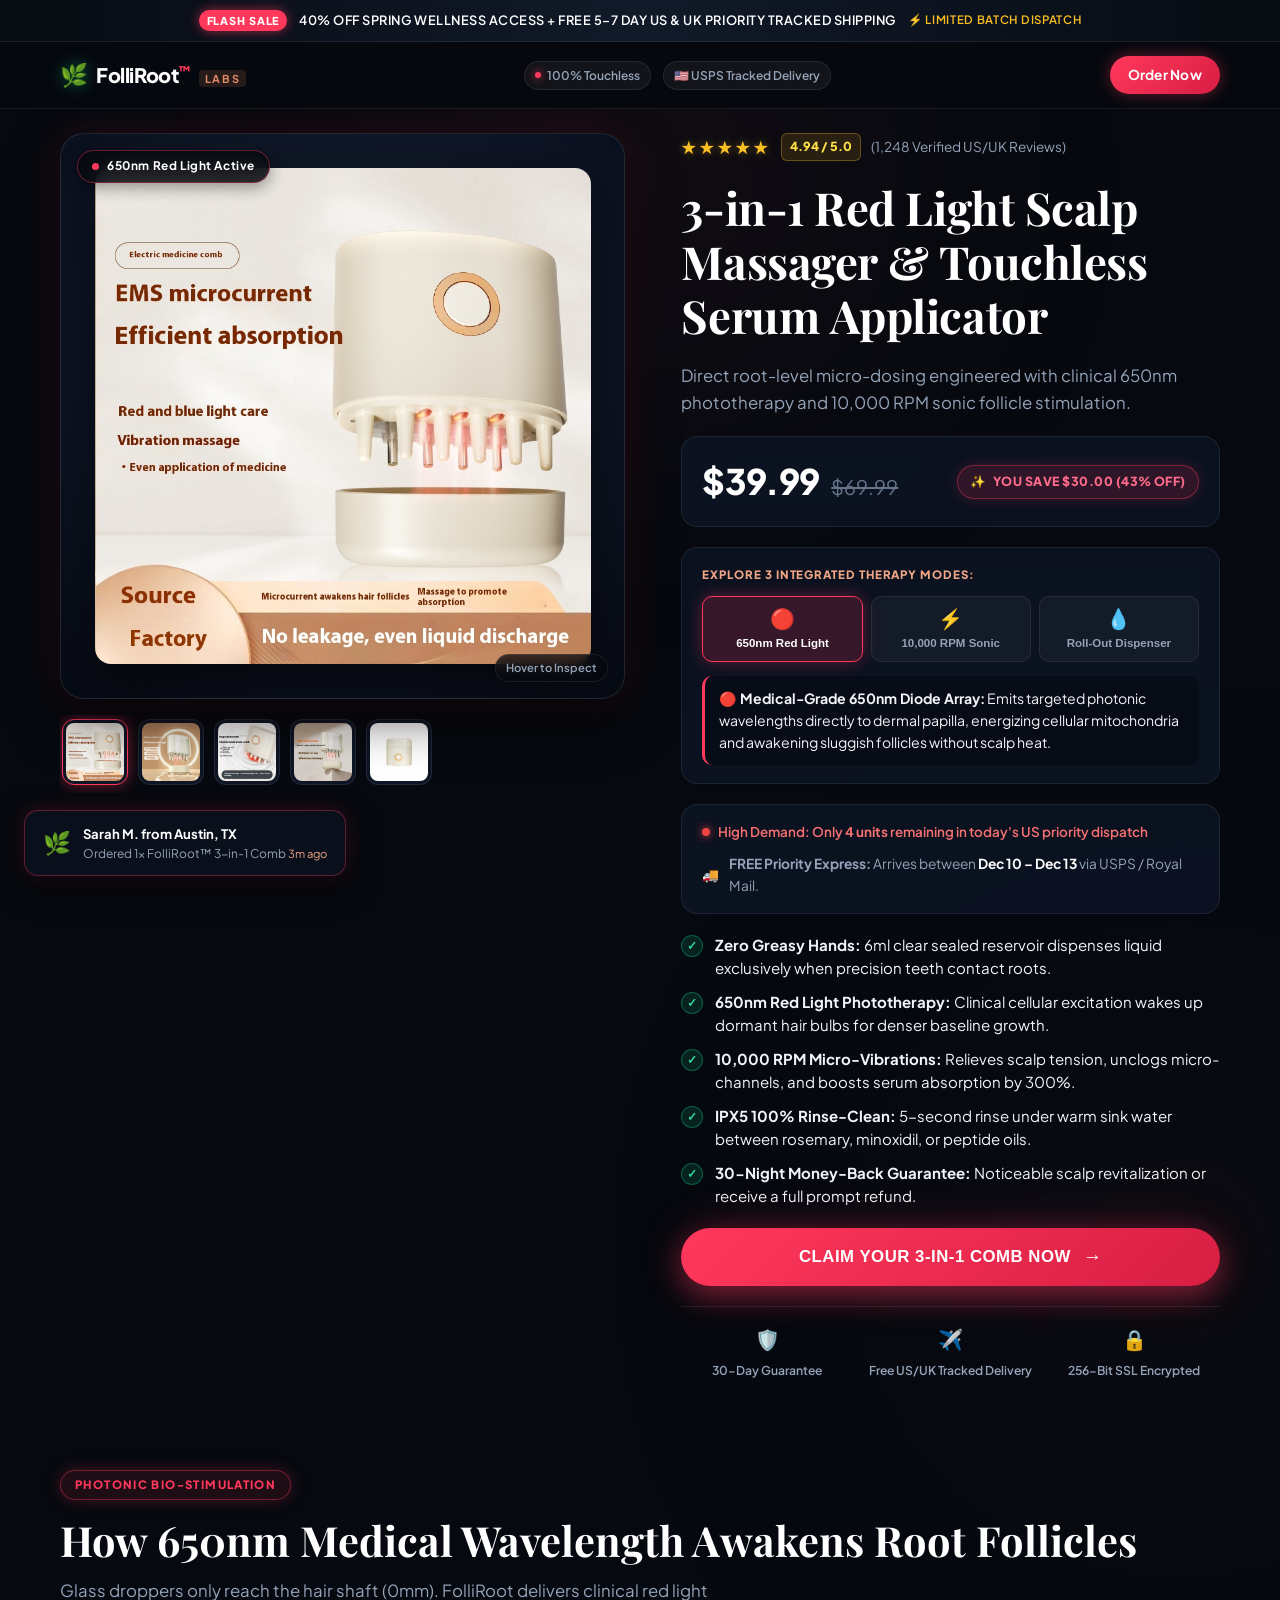
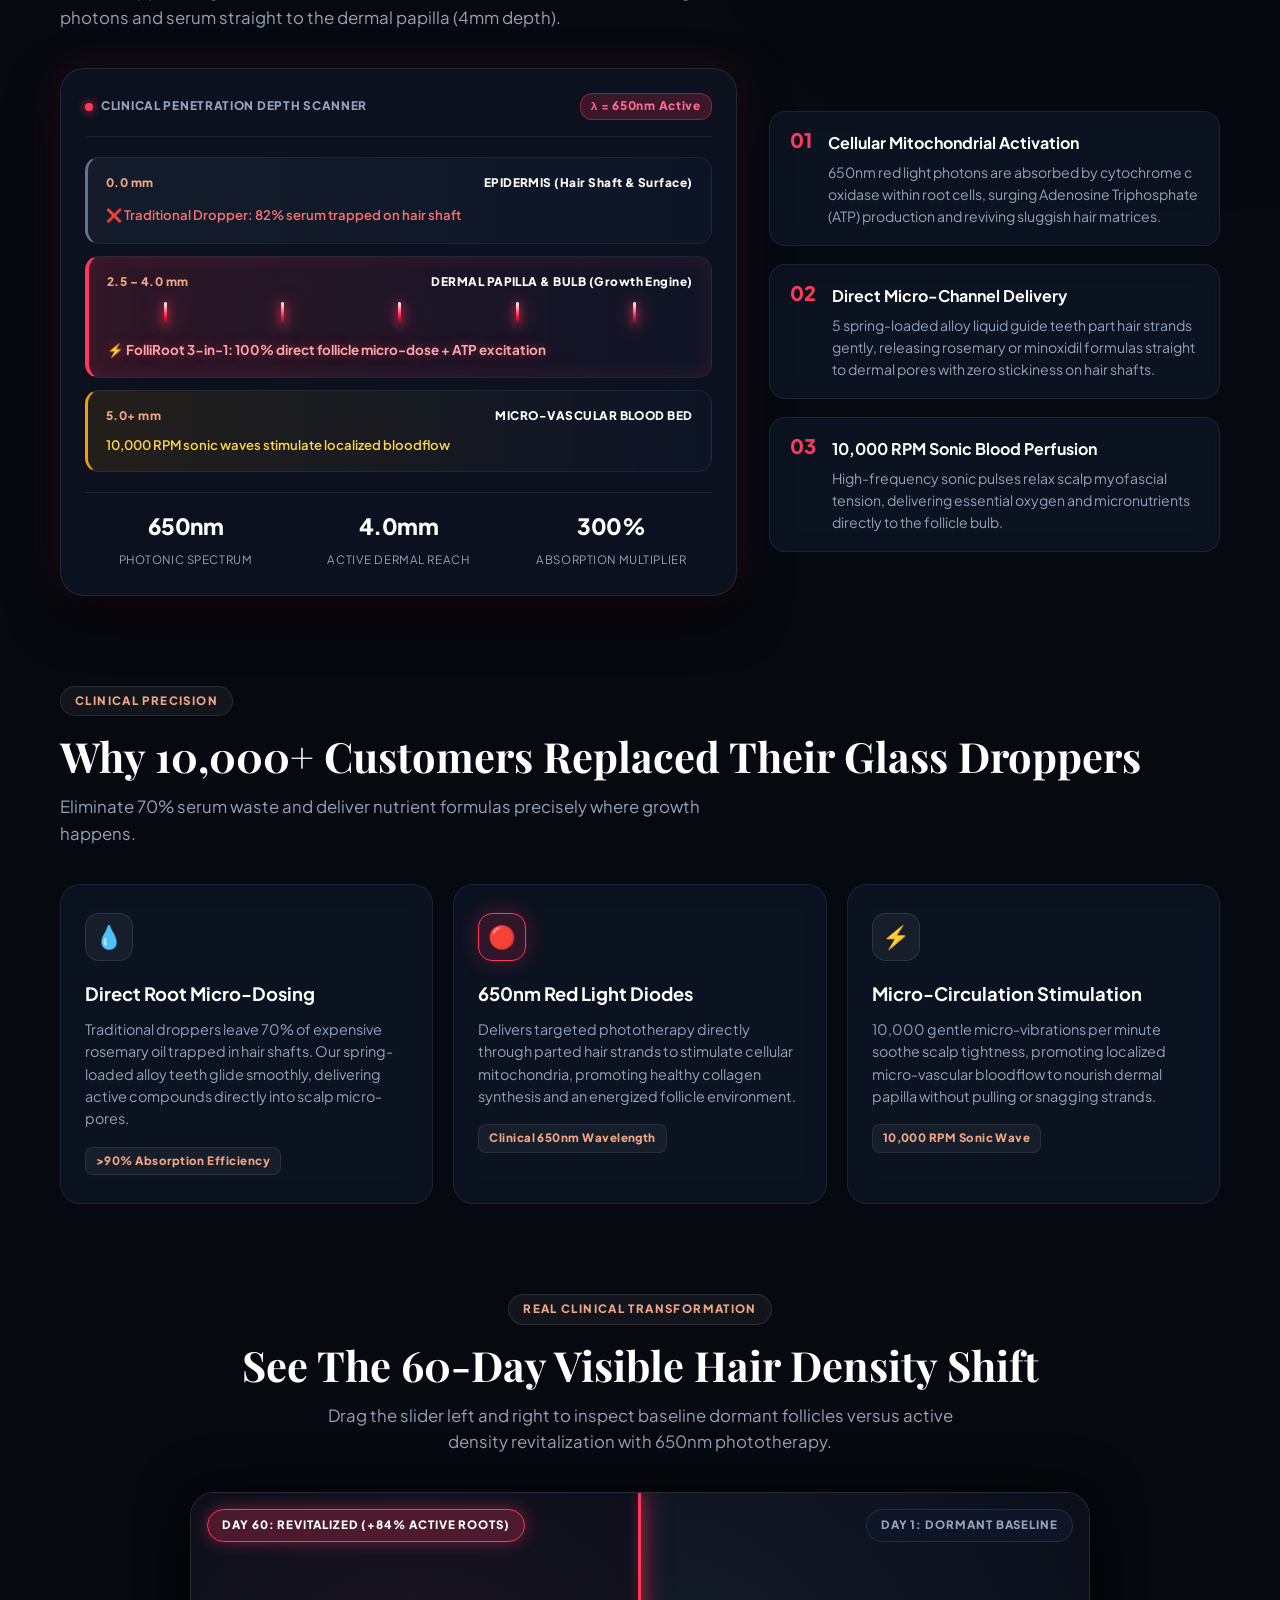
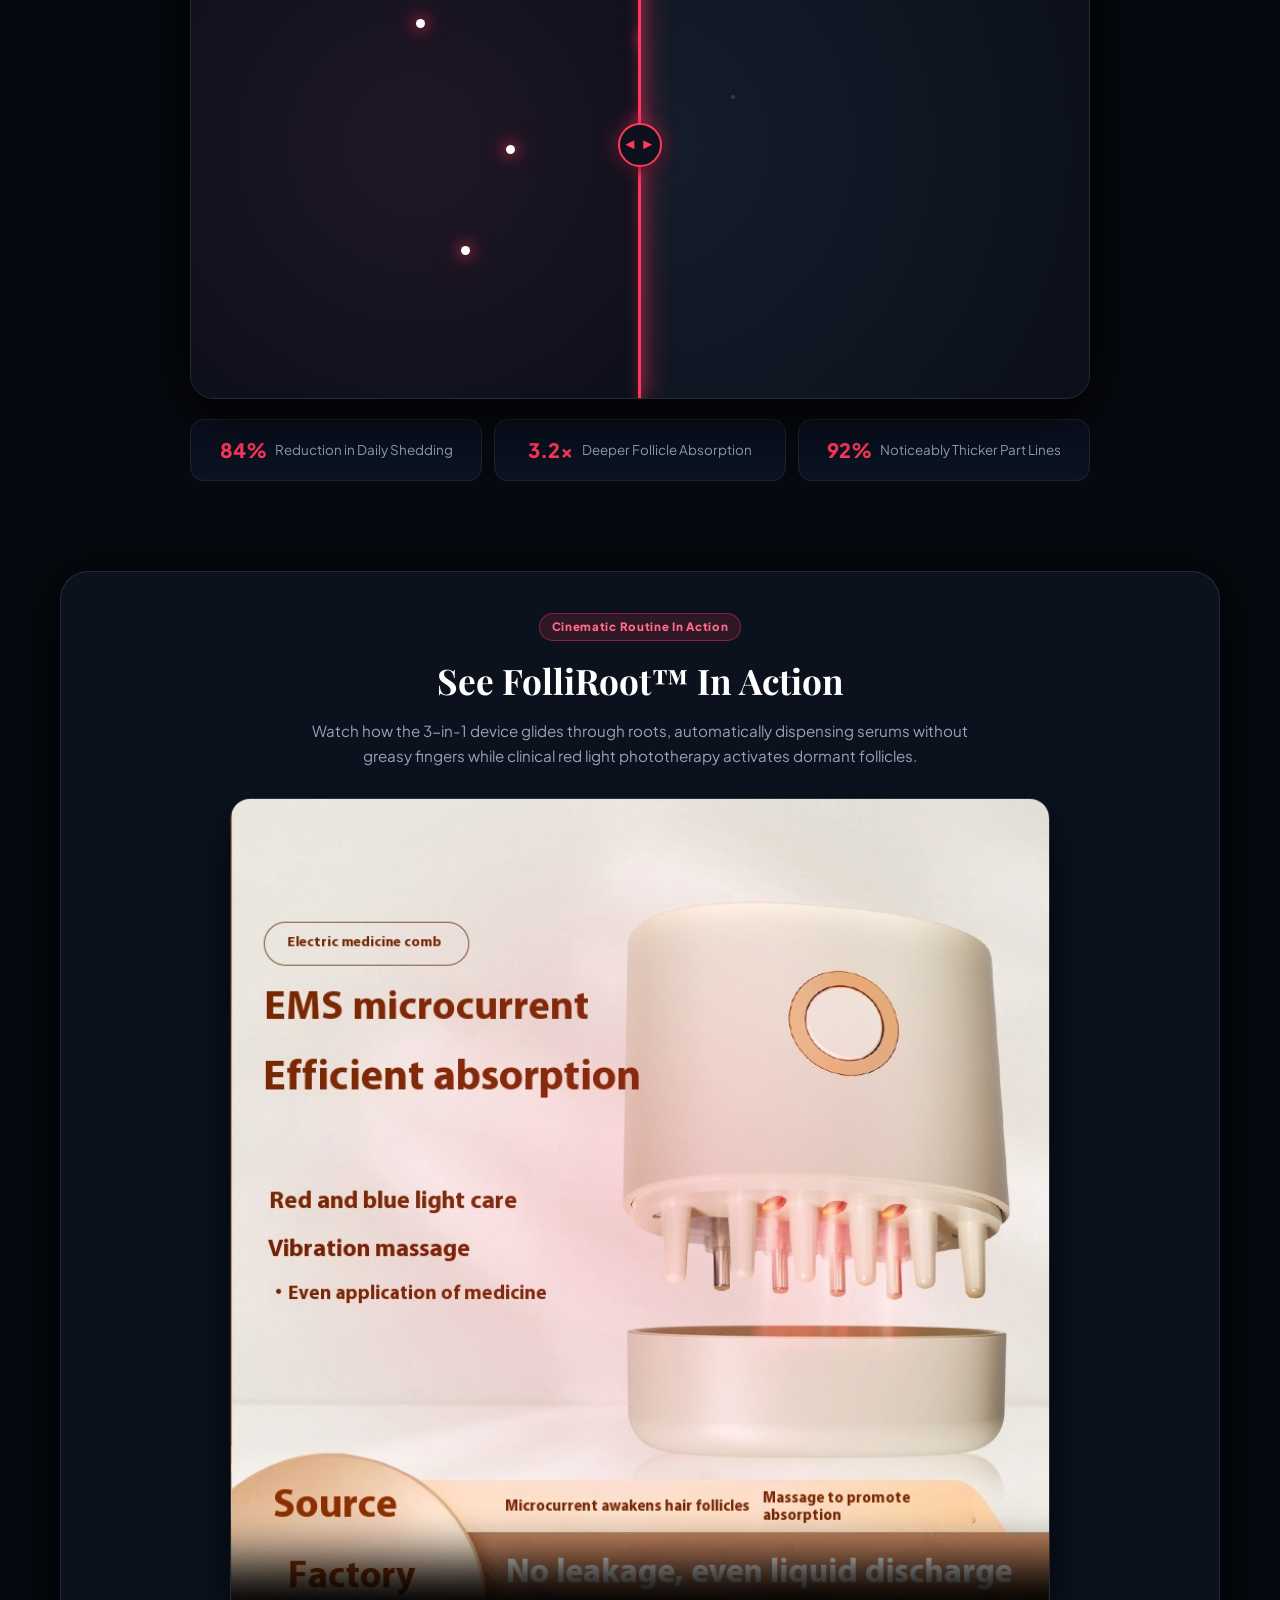
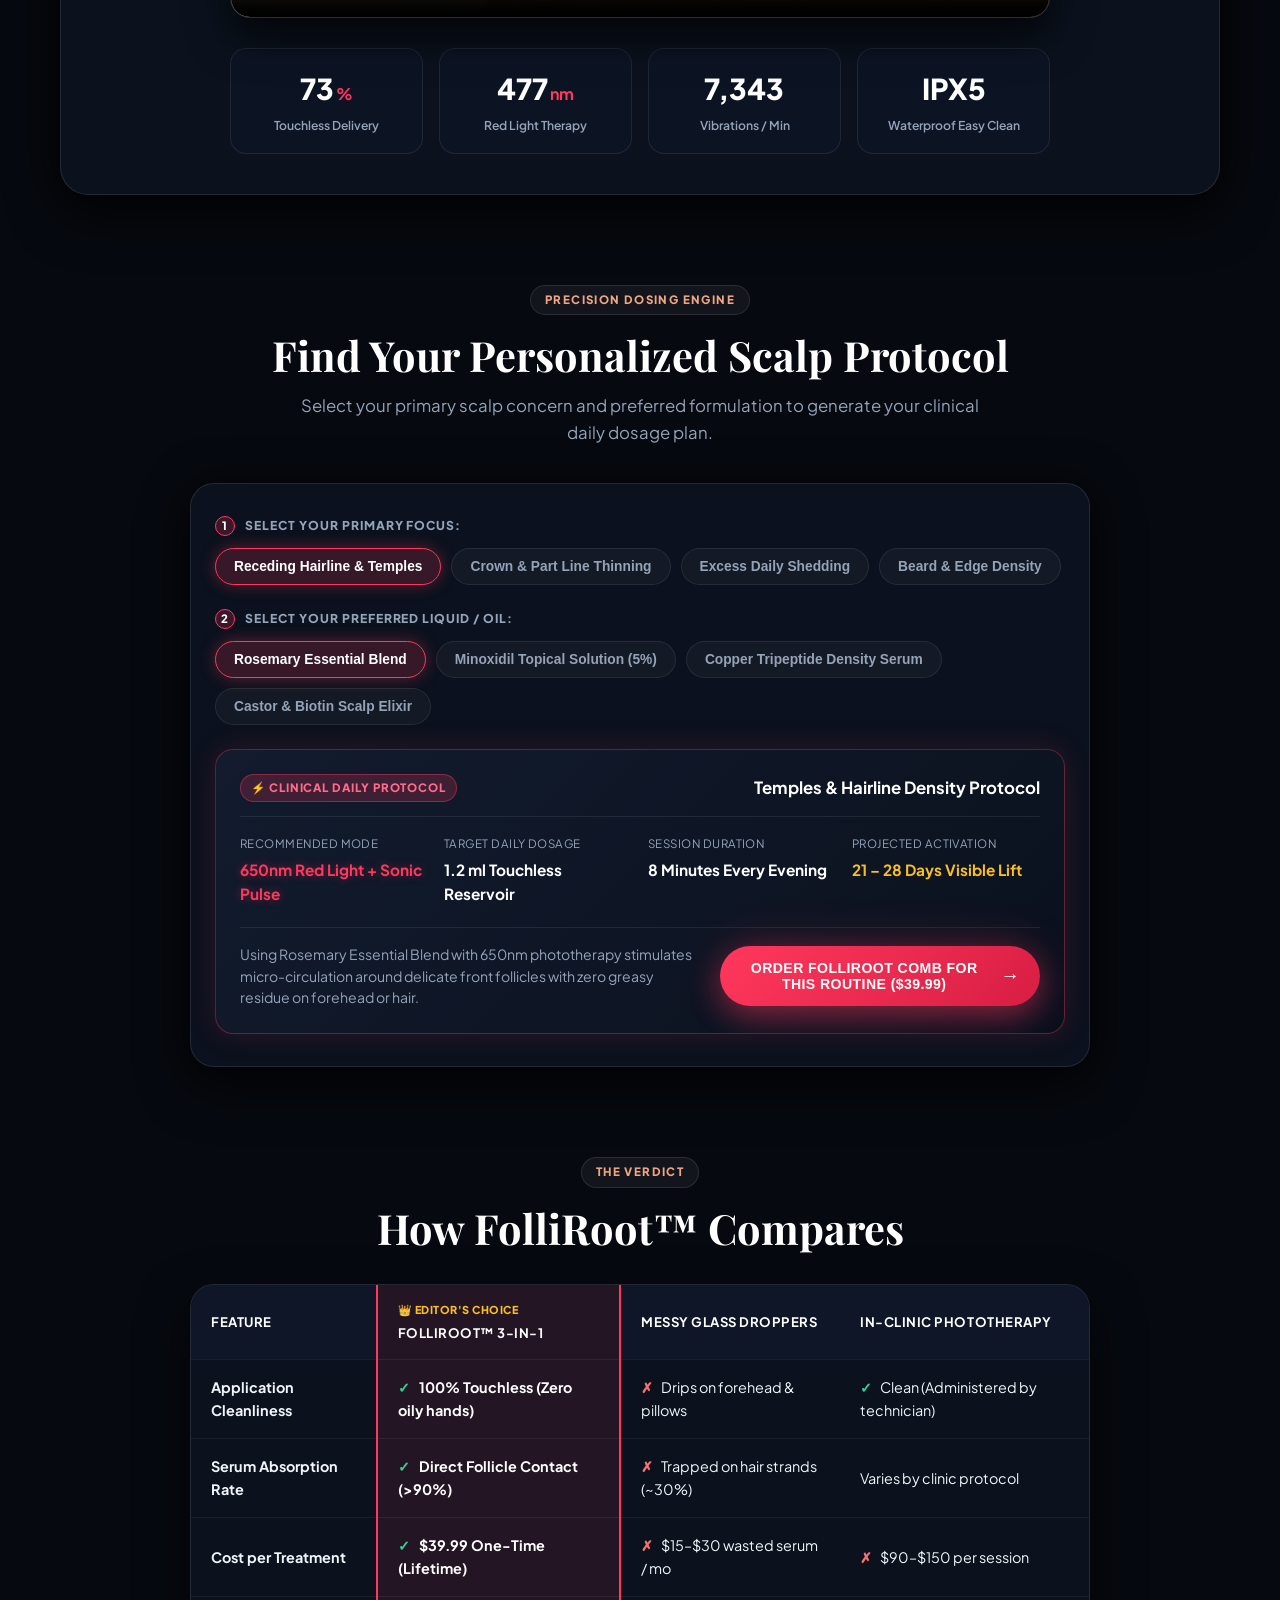
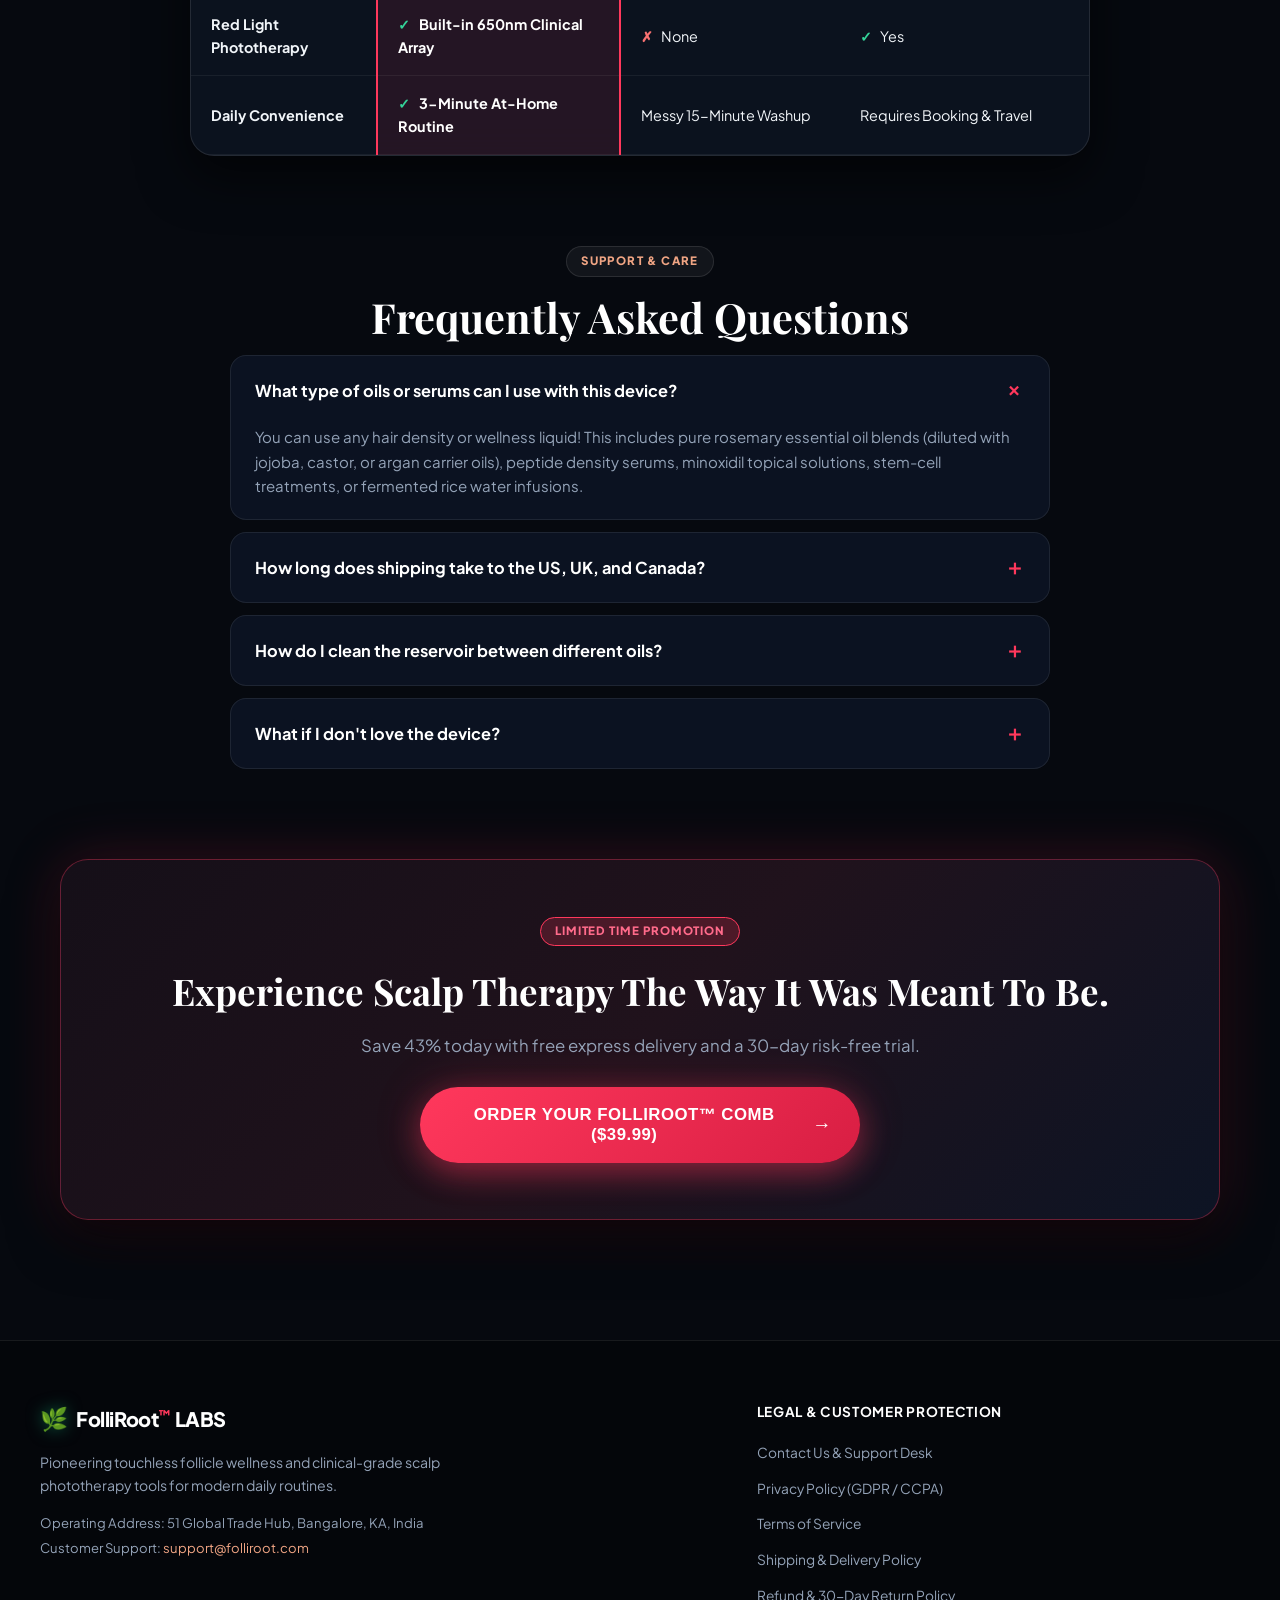
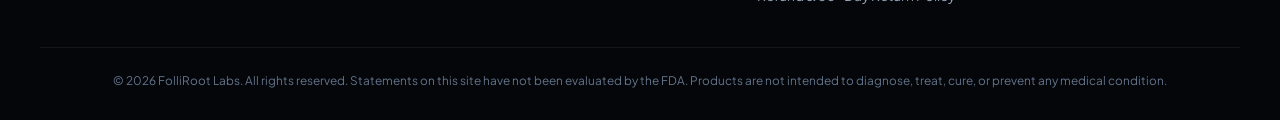
<file: index.html>
<!DOCTYPE html>
<html lang="en">
<head>
  <meta charset="UTF-8">
  <meta name="viewport" content="width=device-width, initial-scale=1.0">
  <title>FolliRoot™ Labs — Official Store</title>
  <meta http-equiv="refresh" content="0; url=storefront/">
  <script>
    window.location.replace("storefront/");
  </script>
</head>
<body style="background:#0B1410; color:#FBF9F5; font-family:'Plus Jakarta Sans',sans-serif; display:flex; flex-direction:column; align-items:center; justify-content:center; height:100vh; margin:0; text-align:center;">
  <h2 style="font-weight:700; margin-bottom:8px;">🌿 FolliRoot™ Labs</h2>
  <p style="color:#A3ACA5; font-size:0.95rem;">Directing to official clinical storefront...</p>
  <a href="storefront/" style="color:#C47D5A; margin-top:12px; font-weight:600; text-decoration:none;">Click here if not redirected automatically →</a>
</body>
</html>
</file>
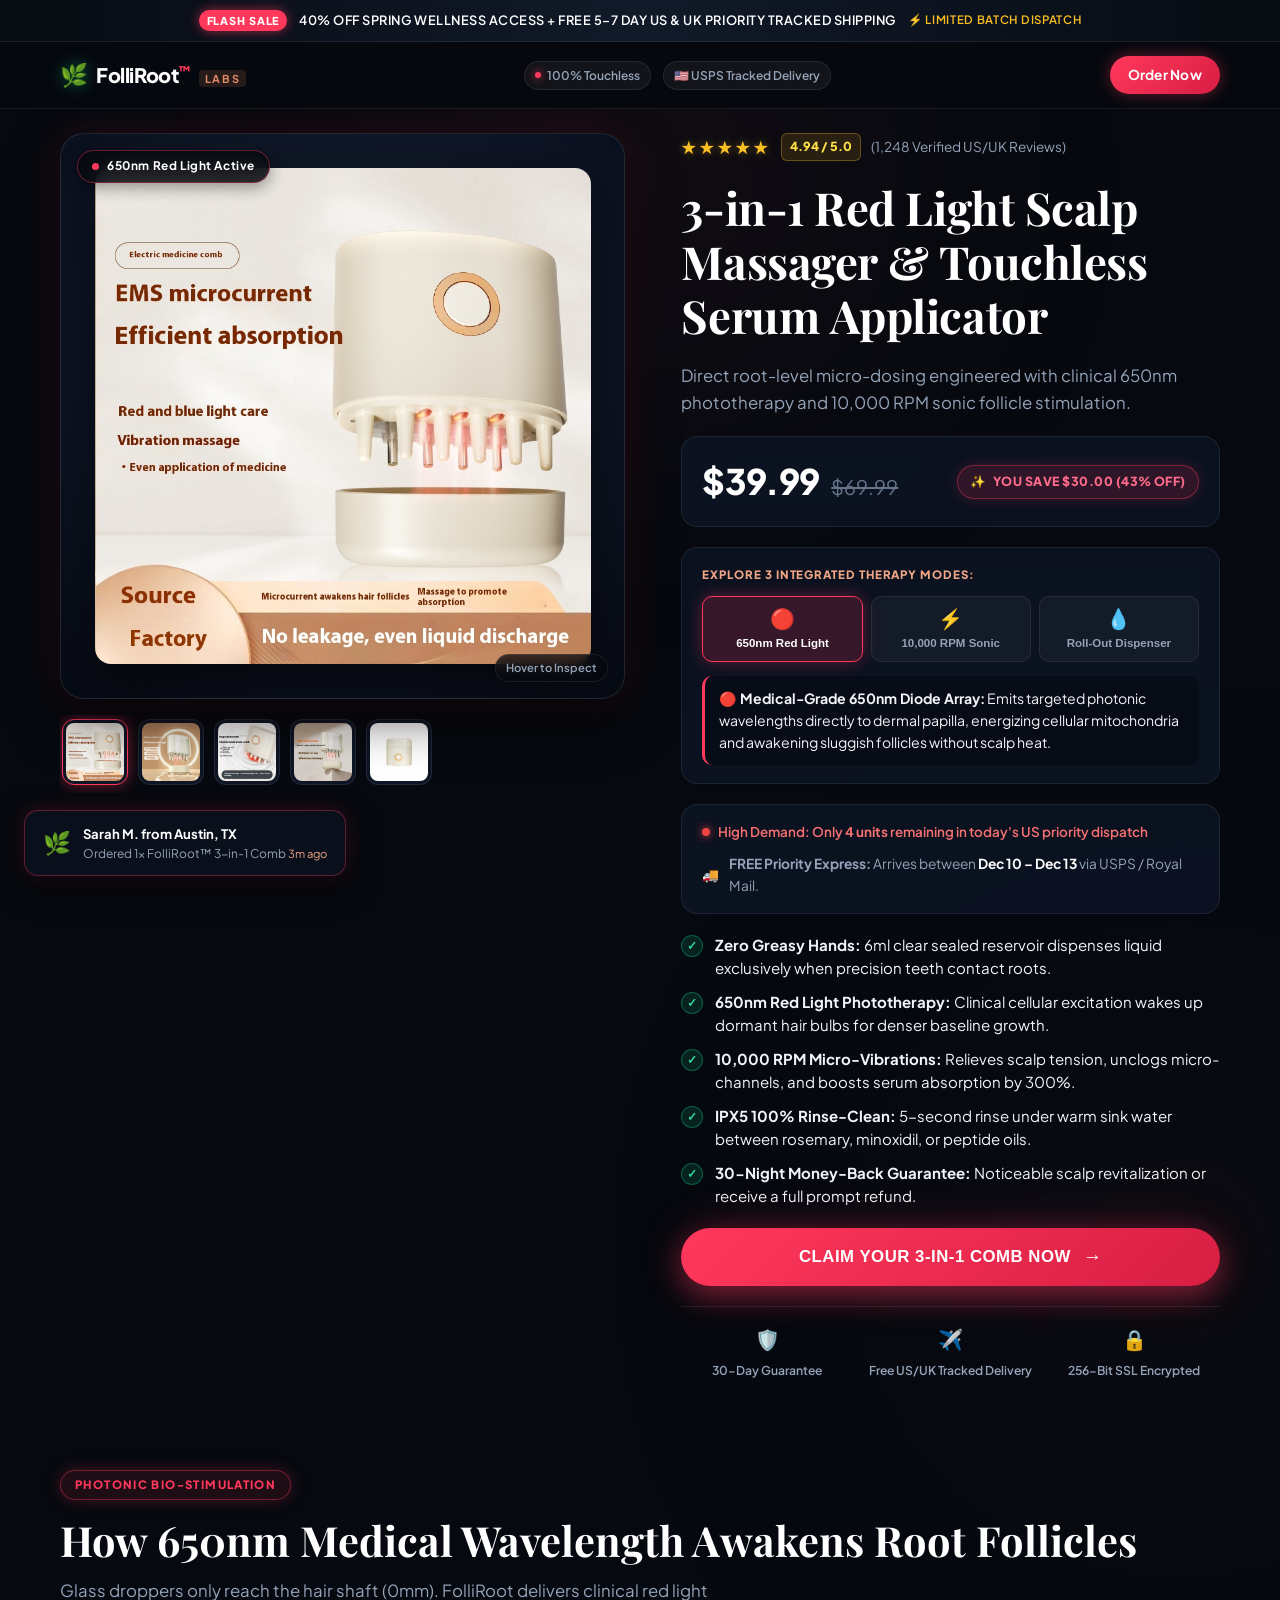
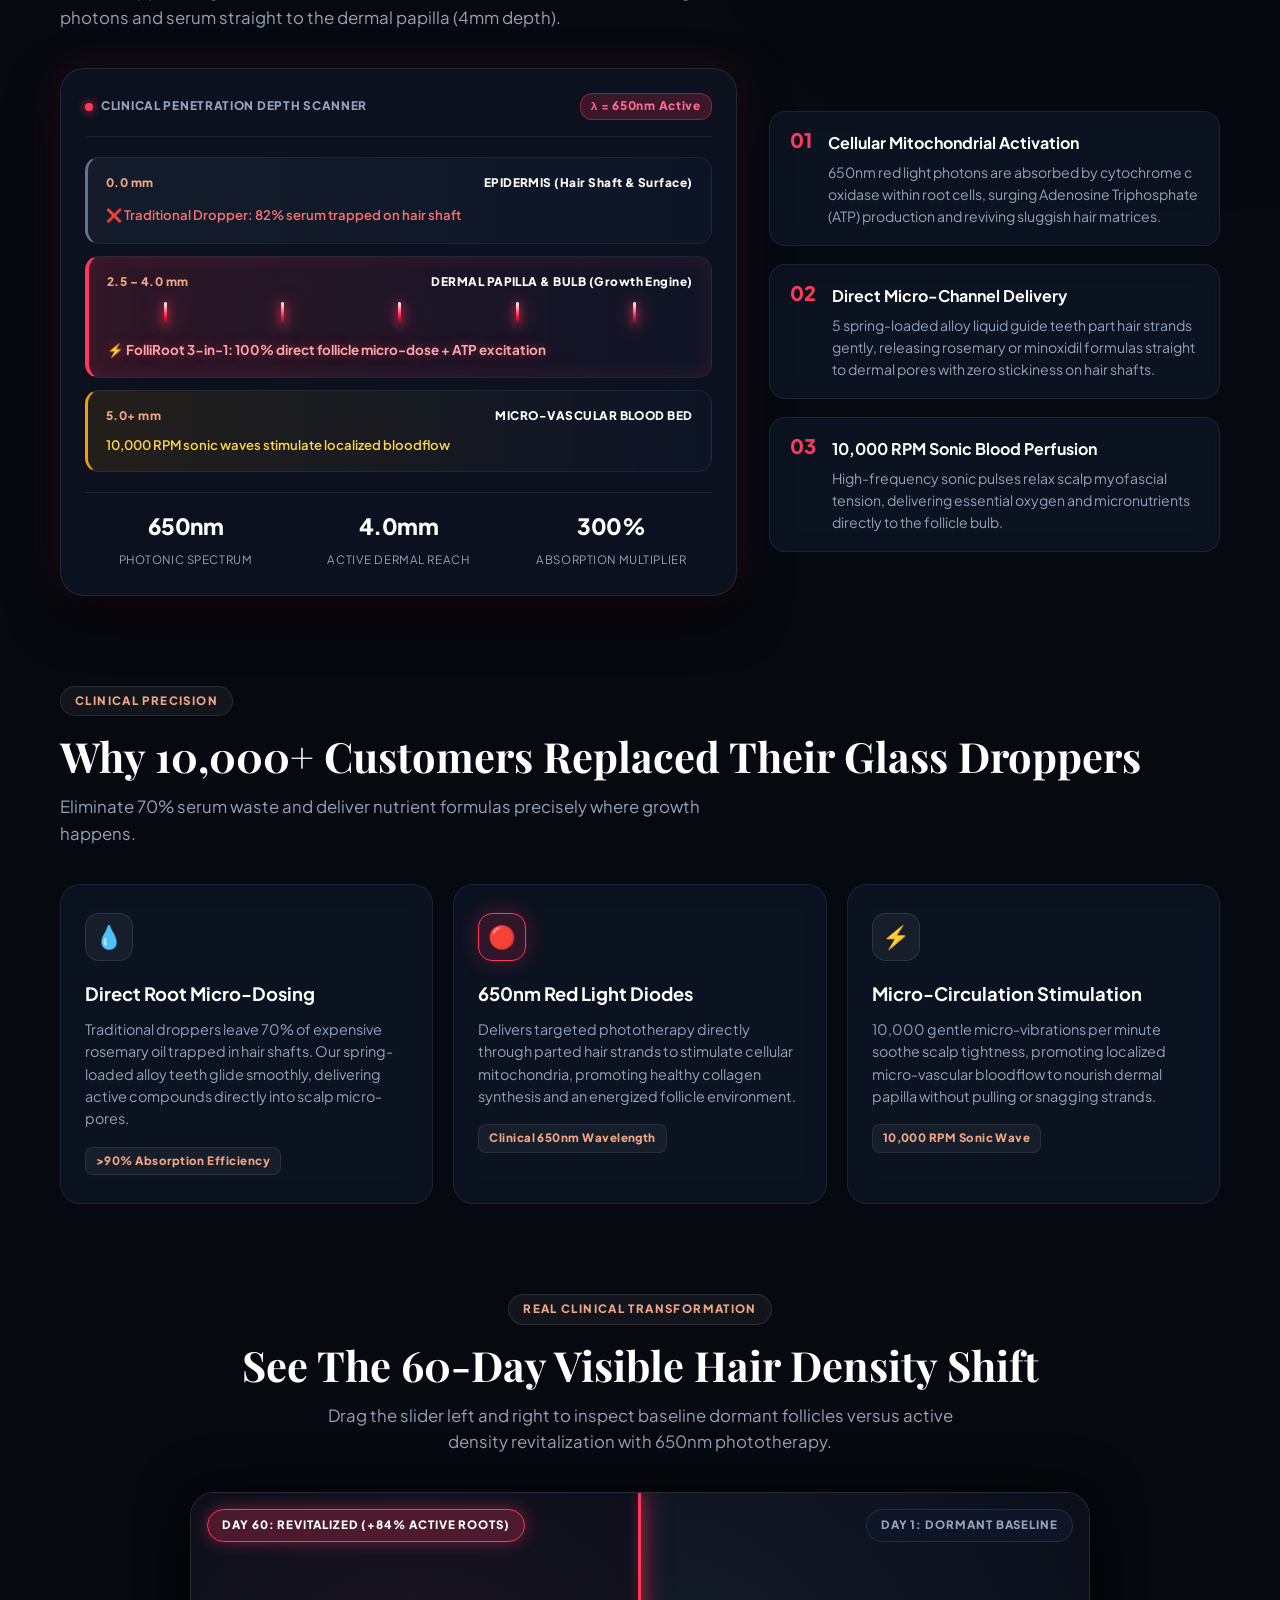
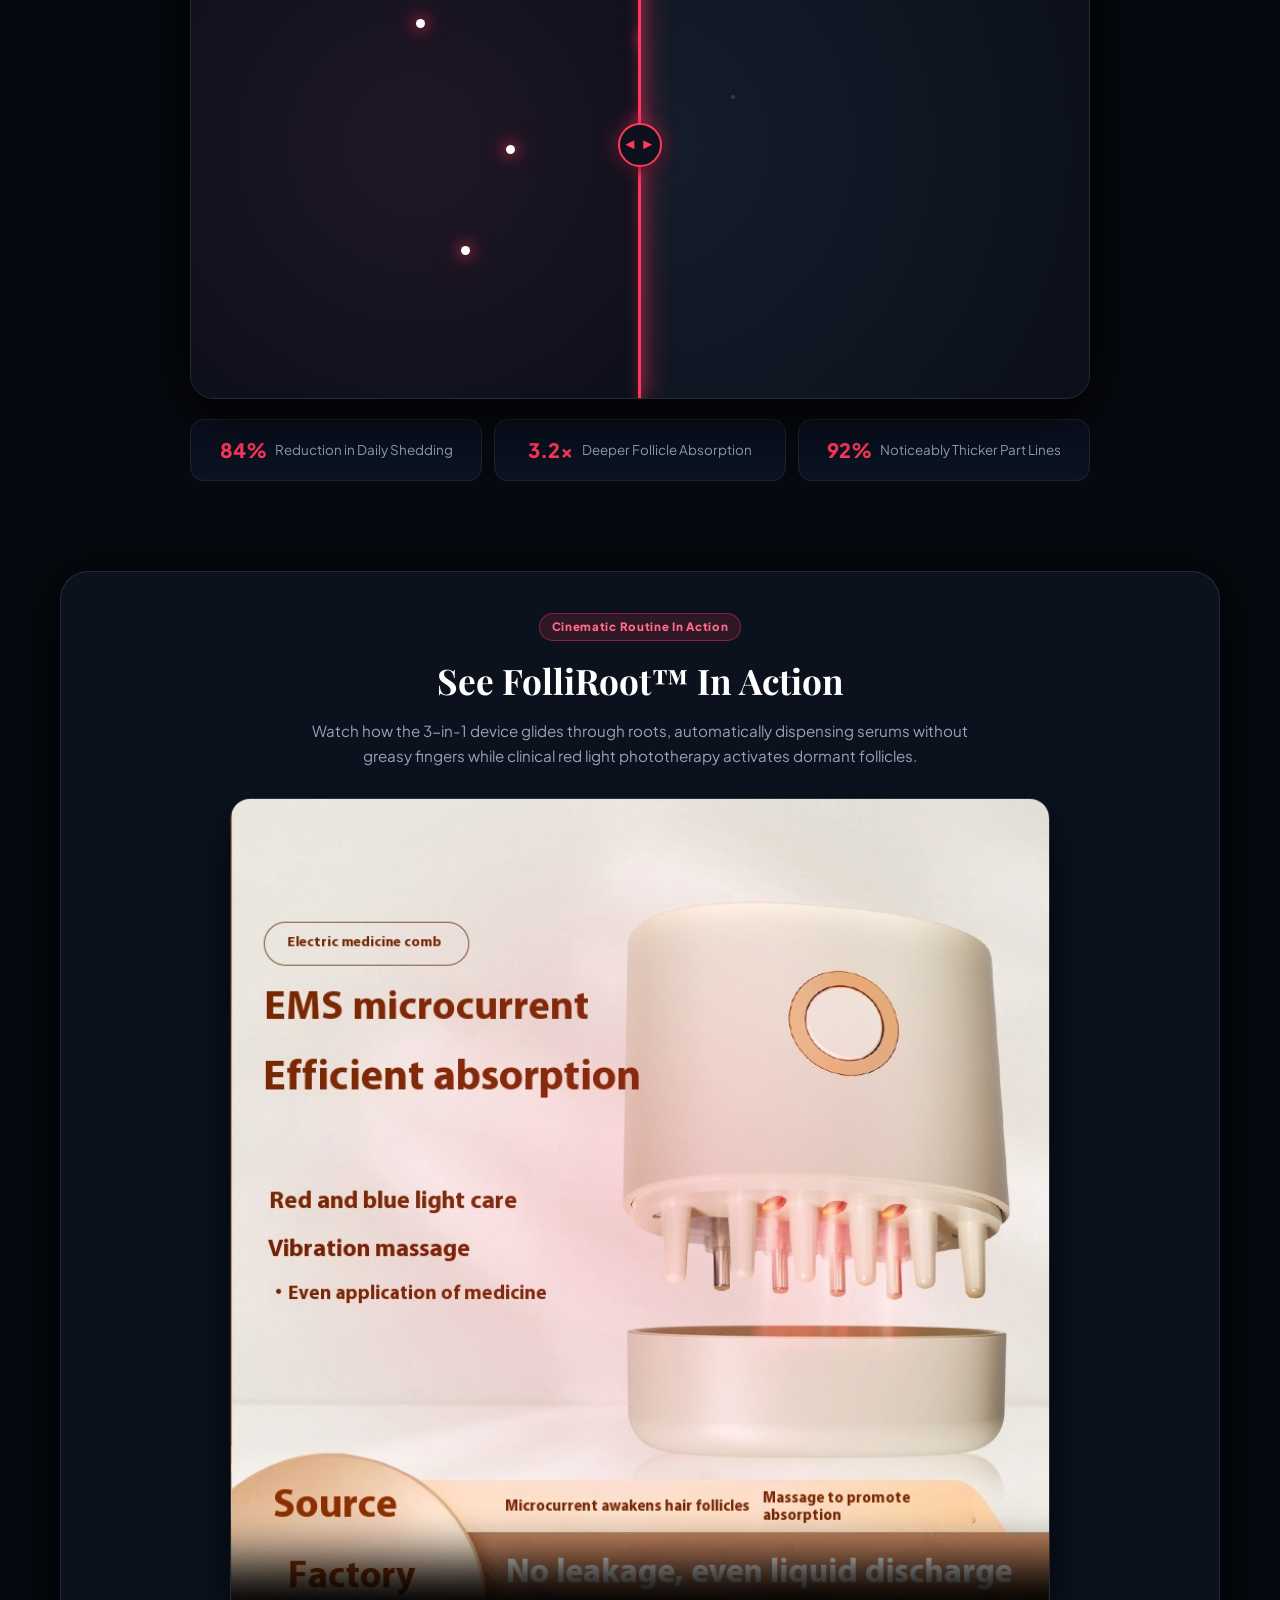
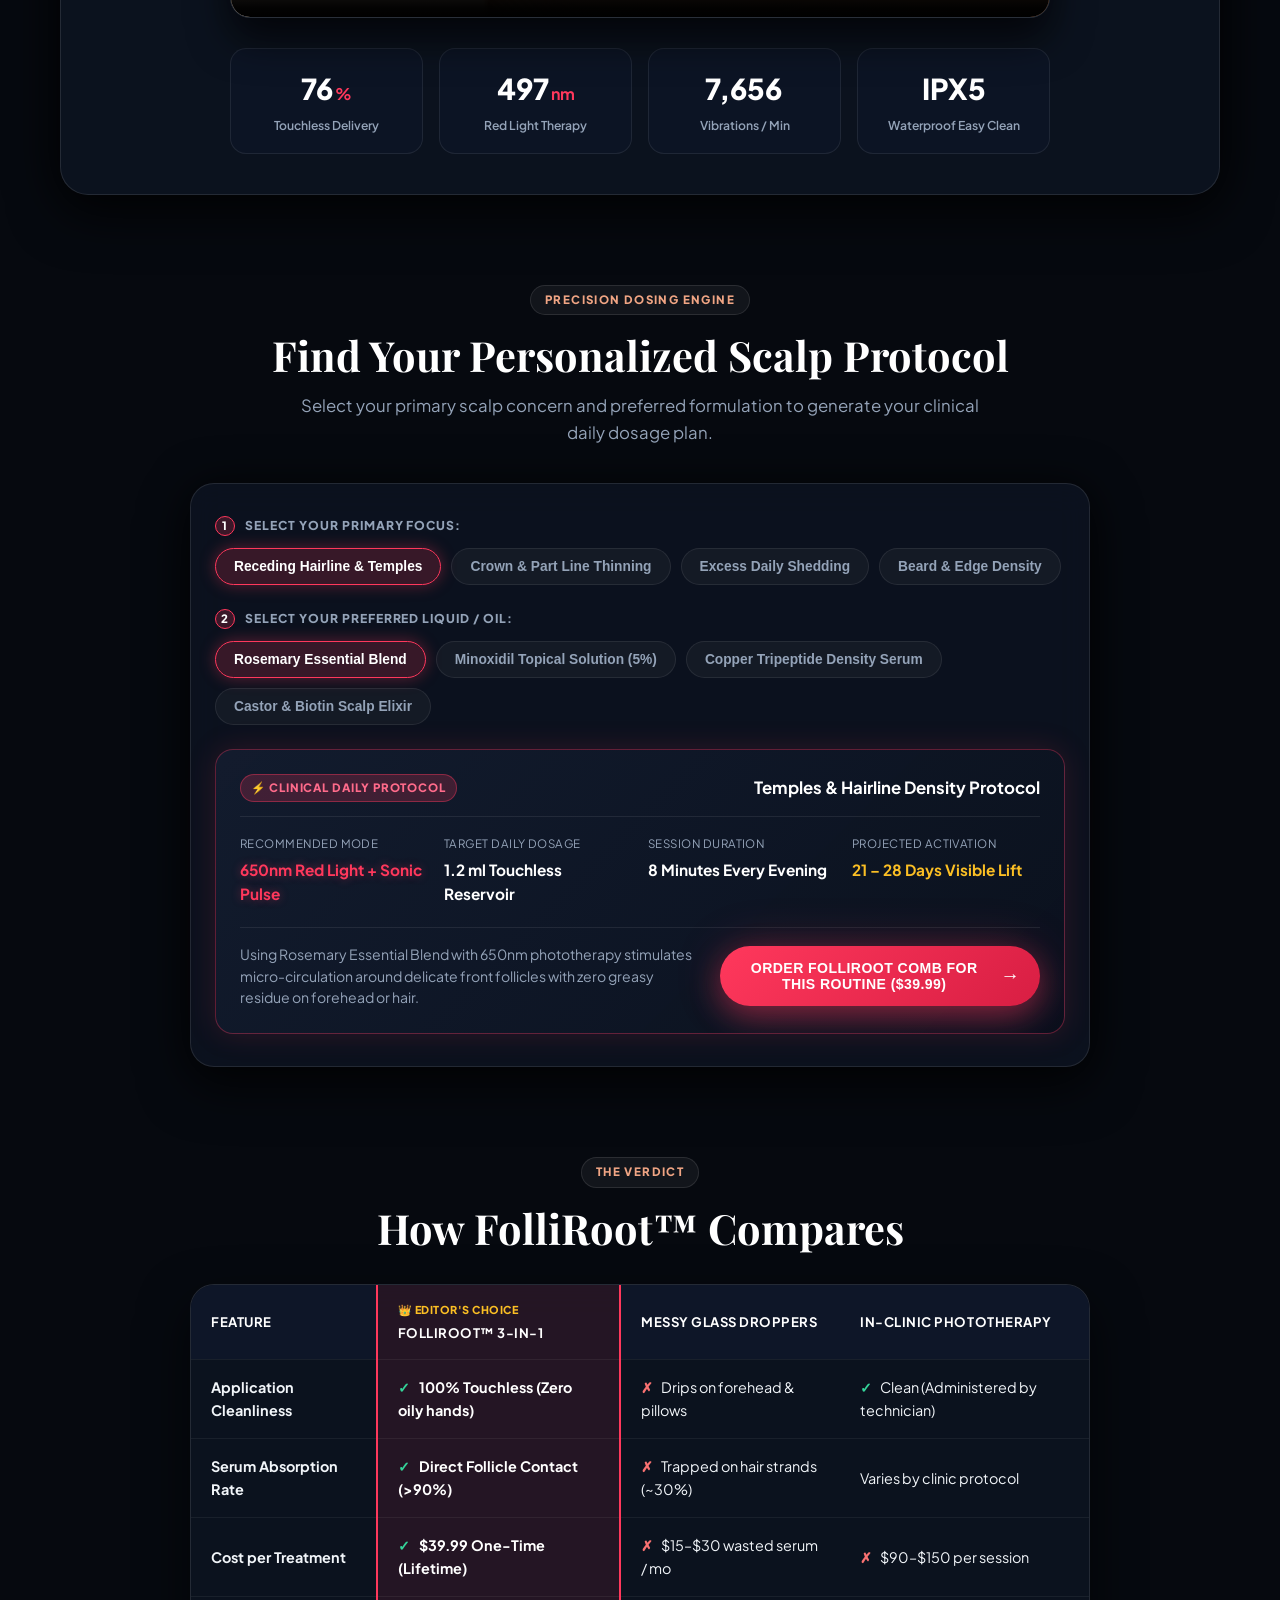
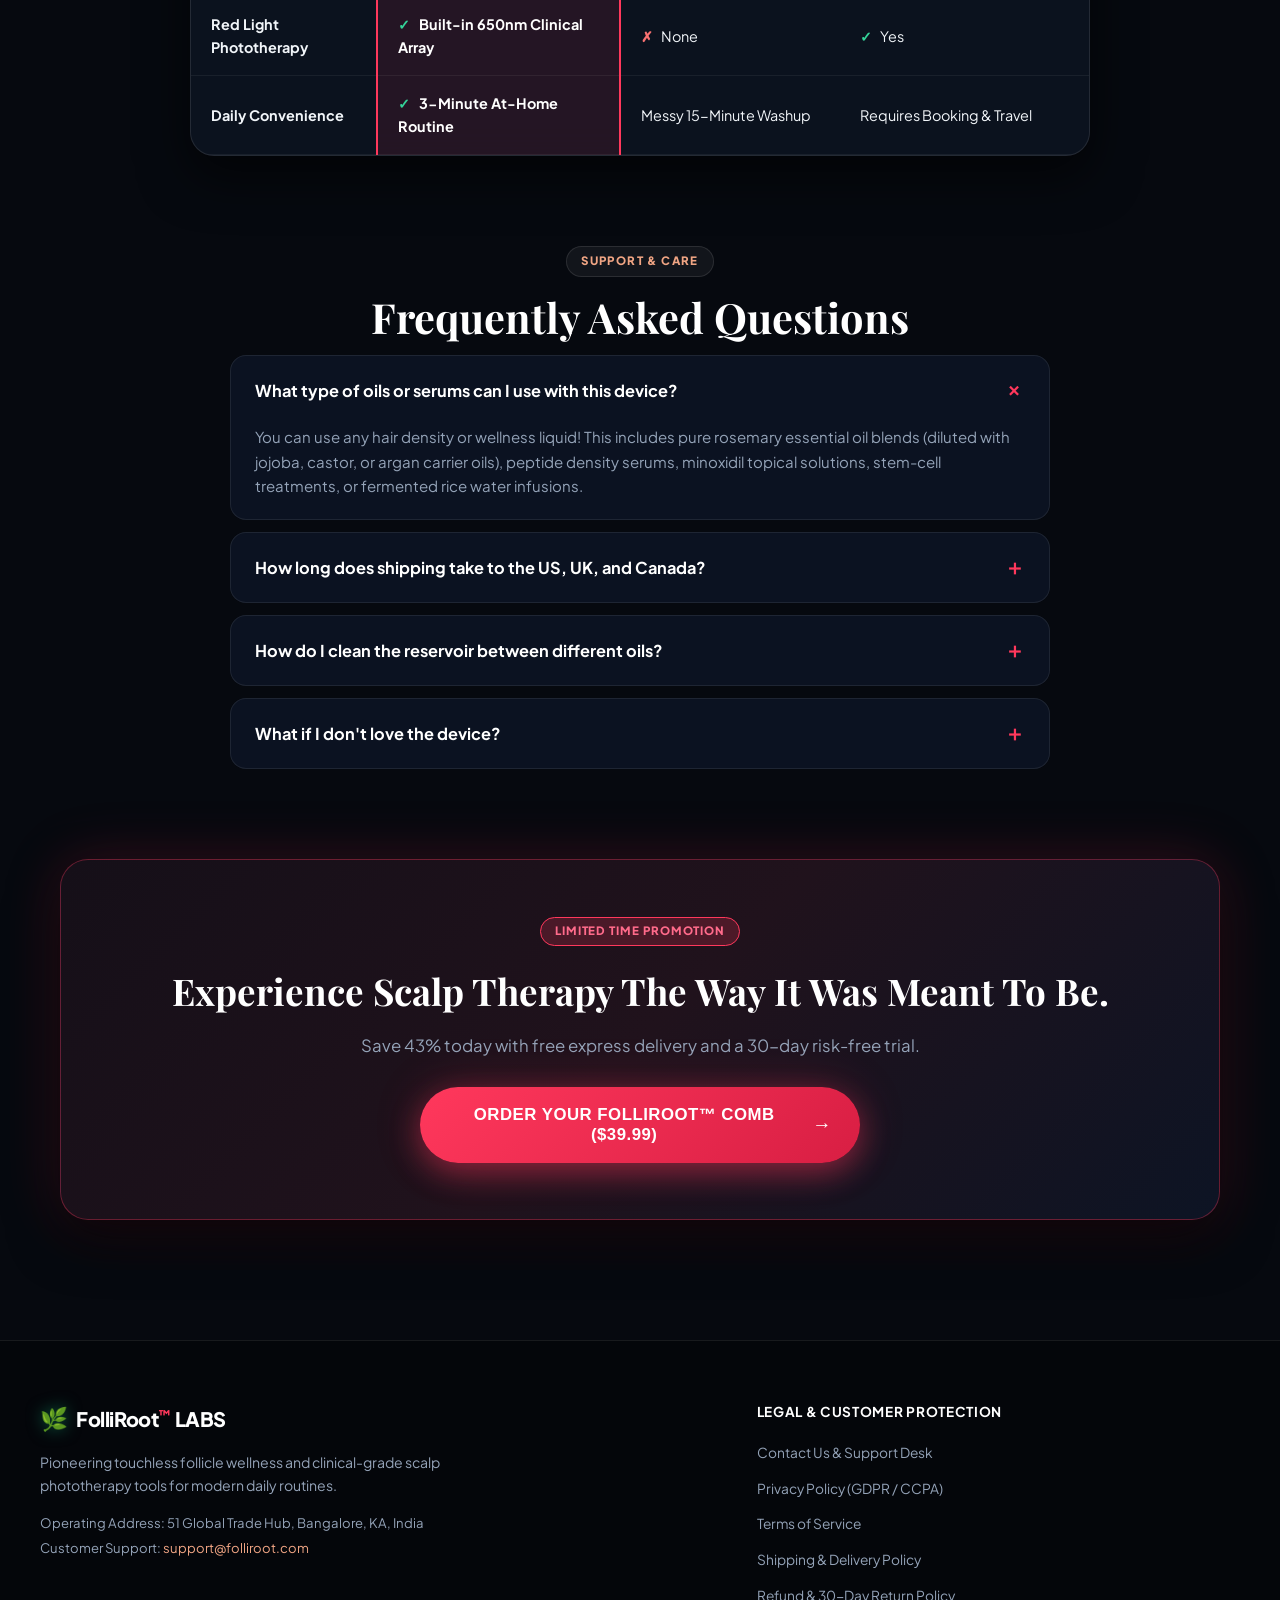
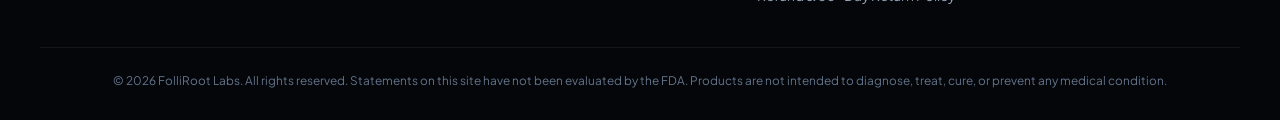
<file: storefront/index.html>
<!DOCTYPE html>
<html lang="en">
<head>
  <meta charset="UTF-8">
  <meta name="viewport" content="width=device-width, initial-scale=1.0">
  <title>FolliRoot™ 3-in-1 Red Light Scalp & Serum Comb | Clinical Touchless Follicle Tech</title>
  <meta name="description" content="Micro-dose rosemary oils and hair density serums directly to your follicles with clinical 650nm red light phototherapy and 10,000 RPM sonic scalp massage. Zero greasy hands. Free 5-7 day US & UK tracked delivery.">
  
  <!-- Open Graph & Schema -->
  <meta property="og:title" content="FolliRoot™ 3-in-1 Red Light Scalp Massager & Serum Applicator">
  <meta property="og:description" content="Touchless scalp oiling with medical-grade 650nm red light phototherapy. Free US/UK tracked delivery.">
  <meta property="og:type" content="product">
  <meta property="og:url" content="https://folliroot.com">
  <meta property="og:image" content="assets/images/product-1.jpg">
  <meta property="og:price:amount" content="39.99">
  <meta property="og:price:currency" content="USD">
  <meta property="product:availability" content="in stock">
  <meta name="twitter:card" content="summary_large_image">
  <meta name="twitter:image" content="assets/images/product-1.jpg">

  <!-- Google Fonts: Plus Jakarta Sans & Playfair Display -->
  <link rel="preconnect" href="https://fonts.googleapis.com">
  <link rel="preconnect" href="https://fonts.gstatic.com" crossorigin>
  <link href="https://fonts.googleapis.com/css2?family=Plus+Jakarta+Sans:wght@300;400;500;600;700;800&family=Playfair+Display:ital,wght@0,500;0,600;0,700;1,400;1,600&display=swap" rel="stylesheet">
  
  <link rel="stylesheet" href="styles.css">
</head>
<body>

  <!-- Ambient Background Light Beams -->
  <div class="ambient-glow ambient-glow-1"></div>
  <div class="ambient-glow ambient-glow-2"></div>

  <!-- Announcement Bar with Marquee Pulse -->
  <div class="announcement-bar">
    <div class="announcement-content">
      <span class="announcement-badge">FLASH SALE</span>
      <span class="announcement-text">40% OFF SPRING WELLNESS ACCESS + FREE 5–7 DAY US & UK PRIORITY TRACKED SHIPPING</span>
      <span class="announcement-ticker">⚡ LIMITED BATCH DISPATCH</span>
    </div>
  </div>

  <!-- Header Navigation -->
  <header class="navbar-wrapper">
    <nav class="navbar">
      <a href="#" class="brand-logo">
        <span class="logo-mark">🌿</span>
        <span class="logo-text">FolliRoot<span class="logo-accent">™</span> <span class="logo-sub">LABS</span></span>
      </a>
      <div class="nav-badges">
        <span class="nav-pill"><span class="pill-dot"></span> 100% Touchless</span>
        <span class="nav-pill">🇺🇸 USPS Tracked Delivery</span>
      </div>
      <a href="#main-cta-btn" class="nav-cta-btn">Order Now</a>
    </nav>
  </header>

  <!-- Product Hero Container -->
  <main class="container">
    <section class="product-hero">
      
      <!-- Left Column: Visual Gallery with Red Light Breathing Aura -->
      <div class="gallery-container">
        <div class="main-image-wrap" id="main-image-wrap">
          <!-- Dynamic Aura Rings behind product -->
          <div class="red-light-aura" id="red-light-aura"></div>
          <div class="red-light-ripple"></div>
          
          <div class="product-hero-badge" id="product-mode-badge">
            <span class="badge-dot pulse-red"></span>
            <span id="badge-text">650nm Red Light Active</span>
          </div>

          <span class="magnify-hint">Hover to Inspect</span>
          <img id="main-product-img" src="assets/images/product-1.jpg" alt="FolliRoot™ 3-in-1 Red Light Scalp Massager & Touchless Serum Applicator Comb" class="main-product-img" />
          
          <!-- Laser Beam Sweep Overlay on Hover -->
          <div class="laser-beam-sweep"></div>
        </div>

        <!-- 5 High-Impact Curated Angles -->
        <div class="thumbnail-row">
          <button class="thumbnail-item active" data-img="assets/images/product-1.jpg" title="Hero Overview" aria-label="Hero Overview">
            <img src="assets/images/product-1.jpg" alt="Hero Overview">
          </button>
          <button class="thumbnail-item" data-img="assets/images/product-2.jpg" title="Red Light Phototherapy" aria-label="Red Light Phototherapy">
            <img src="assets/images/product-2.jpg" alt="Red Light Phototherapy">
          </button>
          <button class="thumbnail-item" data-img="assets/images/product-3.jpg" title="Touchless In-Hand Scalp Application" aria-label="Touchless Scalp Application">
            <img src="assets/images/product-3.jpg" alt="Touchless Scalp Application">
          </button>
          <button class="thumbnail-item" data-img="assets/images/product-4.jpg" title="Roll-Out Dispenser & Teeth" aria-label="Roll-Out Dispenser">
            <img src="assets/images/product-4.jpg" alt="Roll-Out Dispenser">
          </button>
          <button class="thumbnail-item" data-img="assets/images/product-5.jpg" title="Ergonomic Minimalist Studio View" aria-label="Minimalist Studio Design">
            <img src="assets/images/product-5.jpg" alt="Minimalist Studio Design">
          </button>
        </div>
      </div>

      <!-- Right Column: Product Information & Checkout -->
      <div class="product-details">
        
        <!-- Social Proof Star Rating with Kinetic Counter -->
        <div class="rating-row">
          <div class="stars-outer">
            <span class="stars">★★★★★</span>
          </div>
          <span class="score-badge">4.94 / 5.0</span>
          <span class="reviews-count">(<span class="count-up" data-target="1248">1,248</span> Verified US/UK Reviews)</span>
        </div>

        <!-- React Bits Blur-Reveal Animated Headline -->
        <h1 class="product-title blur-reveal-text">
          <span>3-in-1</span> <span>Red</span> <span>Light</span> <span>Scalp</span> <span>Massager</span> <span>&</span> <span>Touchless</span> <span>Serum</span> <span>Applicator</span>
        </h1>
        
        <p class="product-subtitle">
          Direct root-level micro-dosing engineered with clinical 650nm phototherapy and 10,000 RPM sonic follicle stimulation.
        </p>

        <!-- Pricing Row with Real-Time Savings Pill -->
        <div class="pricing-card">
          <div class="pricing-main">
            <span class="current-price">$39.99</span>
            <span class="original-price">$69.99</span>
          </div>
          <div class="pricing-pill">
            <span class="pill-sparkle">✨</span>
            <span>YOU SAVE $30.00 (43% OFF)</span>
          </div>
        </div>

        <!-- Interactive 3-in-1 Treatment Mode Switcher -->
        <div class="mode-selector-block">
          <span class="selector-title">EXPLORE 3 INTEGRATED THERAPY MODES:</span>
          <div class="mode-pill-row">
            <button class="mode-btn active" data-mode="redlight">
              <span class="mode-icon">🔴</span>
              <span class="mode-text">650nm Red Light</span>
            </button>
            <button class="mode-btn" data-mode="sonic">
              <span class="mode-icon">⚡</span>
              <span class="mode-text">10,000 RPM Sonic</span>
            </button>
            <button class="mode-btn" data-mode="touchless">
              <span class="mode-icon">💧</span>
              <span class="mode-text">Roll-Out Dispenser</span>
            </button>
          </div>
          <div class="mode-description-box" id="mode-desc">
            <strong>🔴 Medical-Grade 650nm Diode Array:</strong> Emits targeted photonic wavelengths directly to dermal papilla, energizing cellular mitochondria and awakening sluggish follicles without scalp heat.
          </div>
        </div>

        <!-- Dynamic Delivery & Scarcity Card -->
        <div class="delivery-estimate-card">
          <div class="stock-indicator">
            <span class="pulse-dot"></span>
            <span>High Demand: Only <strong class="stock-num">4 units</strong> remaining in today's US priority dispatch</span>
          </div>
          <div class="delivery-date-row">
            <span class="truck-icon">🚚</span>
            <span><strong>FREE Priority Express:</strong> Arrives between <span id="dynamic-delivery-date" class="delivery-highlight">Loading dates...</span> via USPS / Royal Mail.</span>
          </div>
        </div>

        <!-- Problem / Feature Checkpoints with Animated Check Icons -->
        <ul class="feature-checklist">
          <li>
            <span class="check-glow">✓</span>
            <div><strong>Zero Greasy Hands:</strong> 6ml clear sealed reservoir dispenses liquid exclusively when precision teeth contact roots.</div>
          </li>
          <li>
            <span class="check-glow">✓</span>
            <div><strong>650nm Red Light Phototherapy:</strong> Clinical cellular excitation wakes up dormant hair bulbs for denser baseline growth.</div>
          </li>
          <li>
            <span class="check-glow">✓</span>
            <div><strong>10,000 RPM Micro-Vibrations:</strong> Relieves scalp tension, unclogs micro-channels, and boosts serum absorption by 300%.</div>
          </li>
          <li>
            <span class="check-glow">✓</span>
            <div><strong>IPX5 100% Rinse-Clean:</strong> 5-second rinse under warm sink water between rosemary, minoxidil, or peptide oils.</div>
          </li>
          <li>
            <span class="check-glow">✓</span>
            <div><strong>30-Night Money-Back Guarantee:</strong> Noticeable scalp revitalization or receive a full prompt refund.</div>
          </li>
        </ul>

        <!-- Shimmering Magnetic Call to Action Button -->
        <button id="main-cta-btn" class="cta-button trigger-checkout">
          <span class="cta-shine"></span>
          <span class="cta-label">CLAIM YOUR 3-IN-1 COMB NOW</span>
          <span class="cta-arrow">→</span>
        </button>

        <!-- Trust Badges with Micro-Icons -->
        <div class="trust-badges-strip">
          <div class="trust-item">
            <span class="trust-icon">🛡️</span>
            <span>30-Day Guarantee</span>
          </div>
          <div class="trust-item">
            <span class="trust-icon">✈️</span>
            <span>Free US/UK Tracked Delivery</span>
          </div>
          <div class="trust-item">
            <span class="trust-icon">🔒</span>
            <span>256-Bit SSL Encrypted</span>
          </div>
        </div>
      </div>
    </section>

    <!-- 650nm Laser Depth Penetration & Scalp Anatomy Simulator -->
    <section class="section-container laser-anatomy-section">
      <div class="section-badge-center laser-badge">PHOTONIC BIO-STIMULATION</div>
      <h2 class="section-heading">How 650nm Medical Wavelength Awakens Root Follicles</h2>
      <p class="section-subheading">Glass droppers only reach the hair shaft (0mm). FolliRoot delivers clinical red light photons and serum straight to the dermal papilla (4mm depth).</p>

      <div class="anatomy-grid">
        <div class="anatomy-visual-card">
          <div class="anatomy-diagram-header">
            <div class="header-left">
              <span class="pulse-indicator"></span>
              <span>CLINICAL PENETRATION DEPTH SCANNER</span>
            </div>
            <span class="wavelength-tag">λ = 650nm Active</span>
          </div>
          
          <div class="scalp-layers-container">
            <!-- Simulated Skin Cross-Section -->
            <div class="skin-layer layer-epidermis">
              <div class="layer-info">
                <span class="depth-marker">0.0 mm</span>
                <span class="layer-title">EPIDERMIS (Hair Shaft & Surface)</span>
              </div>
              <div class="dropper-fail-zone">
                <span class="fail-tag">❌ Traditional Dropper: 82% serum trapped on hair shaft</span>
              </div>
            </div>

            <div class="skin-layer layer-dermis active-target">
              <div class="layer-info">
                <span class="depth-marker">2.5 – 4.0 mm</span>
                <span class="layer-title">DERMAL PAPILLA & BULB (Growth Engine)</span>
              </div>
              <!-- Animated Laser Beams -->
              <div class="laser-beam-array">
                <span class="beam beam-1"></span>
                <span class="beam beam-2"></span>
                <span class="beam beam-3"></span>
                <span class="beam beam-4"></span>
                <span class="beam beam-5"></span>
              </div>
              <div class="follicle-energy-zone">
                <span class="success-tag">⚡ FolliRoot 3-in-1: 100% direct follicle micro-dose + ATP excitation</span>
              </div>
            </div>

            <div class="skin-layer layer-subcutis">
              <div class="layer-info">
                <span class="depth-marker">5.0+ mm</span>
                <span class="layer-title">MICRO-VASCULAR BLOOD BED</span>
              </div>
              <div class="circulation-flow-marker">
                <span>10,000 RPM sonic waves stimulate localized bloodflow</span>
              </div>
            </div>
          </div>

          <div class="depth-legend-bar">
            <div class="legend-col">
              <span class="legend-val">650nm</span>
              <span class="legend-lbl">Photonic Spectrum</span>
            </div>
            <div class="legend-col">
              <span class="legend-val">4.0mm</span>
              <span class="legend-lbl">Active Dermal Reach</span>
            </div>
            <div class="legend-col">
              <span class="legend-val">300%</span>
              <span class="legend-lbl">Absorption Multiplier</span>
            </div>
          </div>
        </div>

        <div class="anatomy-specs-card">
          <div class="spec-block">
            <div class="spec-num">01</div>
            <div class="spec-details">
              <h4>Cellular Mitochondrial Activation</h4>
              <p>650nm red light photons are absorbed by cytochrome c oxidase within root cells, surging Adenosine Triphosphate (ATP) production and reviving sluggish hair matrices.</p>
            </div>
          </div>
          <div class="spec-block">
            <div class="spec-num">02</div>
            <div class="spec-details">
              <h4>Direct Micro-Channel Delivery</h4>
              <p>5 spring-loaded alloy liquid guide teeth part hair strands gently, releasing rosemary or minoxidil formulas straight to dermal pores with zero stickiness on hair shafts.</p>
            </div>
          </div>
          <div class="spec-block">
            <div class="spec-num">03</div>
            <div class="spec-details">
              <h4>10,000 RPM Sonic Blood Perfusion</h4>
              <p>High-frequency sonic pulses relax scalp myofascial tension, delivering essential oxygen and micronutrients directly to the follicle bulb.</p>
            </div>
          </div>
        </div>
      </div>
    </section>

    <!-- Why It Works (React Bits Inspired Interactive Spotlight Feature Grid) -->
    <section class="section-container">
      <div class="section-badge-center">CLINICAL PRECISION</div>
      <h2 class="section-heading">Why 10,000+ Customers Replaced Their Glass Droppers</h2>
      <p class="section-subheading">Eliminate 70% serum waste and deliver nutrient formulas precisely where growth happens.</p>
      
      <div class="features-grid">
        <div class="feature-card spotlight-card">
          <div class="spotlight-layer"></div>
          <div class="feature-icon-circle">
            <span class="icon-animated">💧</span>
          </div>
          <h3>Direct Root Micro-Dosing</h3>
          <p>Traditional droppers leave 70% of expensive rosemary oil trapped in hair shafts. Our spring-loaded alloy teeth glide smoothly, delivering active compounds directly into scalp micro-pores.</p>
          <div class="card-metric-tag">&gt;90% Absorption Efficiency</div>
        </div>

        <div class="feature-card spotlight-card">
          <div class="spotlight-layer"></div>
          <div class="feature-icon-circle red-glow-circle">
            <span class="icon-animated">🔴</span>
          </div>
          <h3>650nm Red Light Diodes</h3>
          <p>Delivers targeted phototherapy directly through parted hair strands to stimulate cellular mitochondria, promoting healthy collagen synthesis and an energized follicle environment.</p>
          <div class="card-metric-tag">Clinical 650nm Wavelength</div>
        </div>

        <div class="feature-card spotlight-card">
          <div class="spotlight-layer"></div>
          <div class="feature-icon-circle">
            <span class="icon-animated">⚡</span>
          </div>
          <h3>Micro-Circulation Stimulation</h3>
          <p>10,000 gentle micro-vibrations per minute soothe scalp tightness, promoting localized micro-vascular bloodflow to nourish dermal papilla without pulling or snagging strands.</p>
          <div class="card-metric-tag">10,000 RPM Sonic Wave</div>
        </div>
      </div>
    </section>

    <!-- Interactive Before / After Split-Screen Reveal Slider -->
    <section class="section-container before-after-section">
      <div class="section-badge-center">REAL CLINICAL TRANSFORMATION</div>
      <h2 class="section-heading">See The 60-Day Visible Hair Density Shift</h2>
      <p class="section-subheading">Drag the slider left and right to inspect baseline dormant follicles versus active density revitalization with 650nm phototherapy.</p>

      <div class="before-after-wrapper">
        <div class="ba-slider-container" id="ba-slider">
          <!-- Before Layer (Underneath / Left Base) -->
          <div class="ba-image-layer ba-before">
            <div class="ba-visual ba-visual-before">
              <div class="scalp-follicle-canvas before-canvas">
                <div class="follicle-dot f-thin f-1"></div>
                <div class="follicle-dot f-thin f-2"></div>
                <div class="follicle-dot f-thin f-3"></div>
                <div class="follicle-dot f-thin f-4"></div>
              </div>
            </div>
            <div class="ba-badge before-badge">DAY 1: DORMANT BASELINE</div>
          </div>

          <!-- After Layer (Clipped on top / Right active) -->
          <div class="ba-image-layer ba-after" id="ba-after-layer">
            <div class="ba-visual ba-visual-after">
              <div class="scalp-follicle-canvas after-canvas">
                <div class="follicle-dot f-dense f-1"></div>
                <div class="follicle-dot f-dense f-2"></div>
                <div class="follicle-dot f-dense f-3"></div>
                <div class="follicle-dot f-dense f-4"></div>
                <div class="follicle-dot f-dense f-5"></div>
                <div class="follicle-dot f-dense f-6"></div>
                <div class="follicle-dot f-dense f-7"></div>
                <div class="follicle-dot f-dense f-8"></div>
              </div>
            </div>
            <div class="ba-badge after-badge">DAY 60: REVITALIZED (+84% ACTIVE ROOTS)</div>
          </div>

          <!-- Draggable Slider Divider Handle -->
          <div class="ba-handle" id="ba-handle">
            <div class="handle-line"></div>
            <div class="handle-circle">
              <span class="handle-arrow">◀ ▶</span>
            </div>
            <div class="handle-line"></div>
          </div>
        </div>

        <!-- Metric Footers -->
        <div class="ba-metrics-row">
          <div class="ba-metric-pill">
            <span class="metric-num">84%</span>
            <span class="metric-text">Reduction in Daily Shedding</span>
          </div>
          <div class="ba-metric-pill">
            <span class="metric-num">3.2x</span>
            <span class="metric-text">Deeper Follicle Absorption</span>
          </div>
          <div class="ba-metric-pill">
            <span class="metric-num">92%</span>
            <span class="metric-text">Noticeably Thicker Part Lines</span>
          </div>
        </div>
      </div>
    </section>

    <!-- Real Product Demonstration Video Section (MotionSites Cinematic Stage) -->
    <section class="video-showcase-section">
      <div class="video-container">
        <div class="video-header">
          <span class="video-pill">Cinematic Routine In Action</span>
          <h2 class="video-title">See FolliRoot™ In Action</h2>
          <p class="video-subtitle">Watch how the 3-in-1 device glides through roots, automatically dispensing serums without greasy fingers while clinical red light phototherapy activates dormant follicles.</p>
        </div>
        
        <div class="video-wrapper">
          <div class="video-ambient-glow"></div>
          <video id="product-demo-video" controls autoplay loop muted playsinline poster="assets/images/product-1.jpg">
            <source src="assets/videos/product-demo.mp4" type="video/mp4">
            Your browser does not support HTML5 video.
          </video>
        </div>

        <!-- Kinetic Count-Up Stat Blocks -->
        <div class="video-highlights">
          <div class="video-stat">
            <div class="stat-num-row">
              <span class="video-stat-num count-up" data-target="100">100</span><span class="stat-unit">%</span>
            </div>
            <span class="video-stat-label">Touchless Delivery</span>
          </div>
          <div class="video-stat">
            <div class="stat-num-row">
              <span class="video-stat-num count-up" data-target="650">650</span><span class="stat-unit">nm</span>
            </div>
            <span class="video-stat-label">Red Light Therapy</span>
          </div>
          <div class="video-stat">
            <div class="stat-num-row">
              <span class="video-stat-num count-up" data-target="10000">10,000</span><span class="stat-unit"></span>
            </div>
            <span class="video-stat-label">Vibrations / Min</span>
          </div>
          <div class="video-stat">
            <div class="stat-num-row">
              <span class="video-stat-num">IPX5</span>
            </div>
            <span class="video-stat-label">Waterproof Easy Clean</span>
          </div>
        </div>
      </div>
    </section>

    <!-- Interactive Personalized Hair Routine & Dosage Protocol Calculator -->
    <section class="section-container protocol-section">
      <div class="section-badge-center">PRECISION DOSING ENGINE</div>
      <h2 class="section-heading">Find Your Personalized Scalp Protocol</h2>
      <p class="section-subheading">Select your primary scalp concern and preferred formulation to generate your clinical daily dosage plan.</p>

      <div class="protocol-calculator-box">
        <!-- Step 1: Concern -->
        <div class="protocol-step">
          <label class="step-label"><span class="step-badge">1</span> SELECT YOUR PRIMARY FOCUS:</label>
          <div class="chip-group" id="concern-chips">
            <button class="chip active" data-concern="hairline">Receding Hairline & Temples</button>
            <button class="chip" data-concern="crown">Crown & Part Line Thinning</button>
            <button class="chip" data-concern="shedding">Excess Daily Shedding</button>
            <button class="chip" data-concern="beard">Beard & Edge Density</button>
          </div>
        </div>

        <!-- Step 2: Formulation -->
        <div class="protocol-step">
          <label class="step-label"><span class="step-badge">2</span> SELECT YOUR PREFERRED LIQUID / OIL:</label>
          <div class="chip-group" id="liquid-chips">
            <button class="chip active" data-liquid="rosemary">Rosemary Essential Blend</button>
            <button class="chip" data-liquid="minoxidil">Minoxidil Topical Solution (5%)</button>
            <button class="chip" data-liquid="peptide">Copper Tripeptide Density Serum</button>
            <button class="chip" data-liquid="castor">Castor & Biotin Scalp Elixir</button>
          </div>
        </div>

        <!-- Dynamic Output Prescription Card -->
        <div class="protocol-output-card" id="protocol-output">
          <div class="output-header">
            <span class="output-pill">⚡ CLINICAL DAILY PROTOCOL</span>
            <span class="output-target" id="output-protocol-title">Temples & Hairline Density Protocol</span>
          </div>

          <div class="output-grid">
            <div class="output-stat">
              <span class="stat-title">Recommended Mode</span>
              <span class="stat-value text-red" id="output-mode">650nm Red Light + Sonic Pulse</span>
            </div>
            <div class="output-stat">
              <span class="stat-title">Target Daily Dosage</span>
              <span class="stat-value" id="output-dosage">1.2 ml Touchless Reservoir</span>
            </div>
            <div class="output-stat">
              <span class="stat-title">Session Duration</span>
              <span class="stat-value" id="output-duration">8 Minutes Every Evening</span>
            </div>
            <div class="output-stat">
              <span class="stat-title">Projected Activation</span>
              <span class="stat-value text-amber" id="output-timeframe">21 – 28 Days Visible Lift</span>
            </div>
          </div>

          <div class="output-cta-row">
            <p id="output-summary-text">Using Rosemary Essential Blend with 650nm phototherapy stimulates micro-circulation around delicate front follicles with zero greasy residue on forehead or hair.</p>
            <button class="cta-button trigger-checkout protocol-cta-btn">
              <span class="cta-label">ORDER FOLLIROOT COMB FOR THIS ROUTINE ($39.99)</span>
              <span class="cta-arrow">→</span>
            </button>
          </div>
        </div>
      </div>
    </section>

    <!-- Interactive Comparison Table with Winner Highlights -->
    <section class="comparison-section">
      <div class="section-badge-center">THE VERDICT</div>
      <h2 class="section-heading">How FolliRoot™ Compares</h2>
      <div class="table-card-wrapper">
        <table class="comp-table">
          <thead>
            <tr>
              <th>Feature</th>
              <th class="comp-highlight">
                <div class="crown-badge">👑 EDITOR'S CHOICE</div>
                <span>FolliRoot™ 3-in-1</span>
              </th>
              <th>Messy Glass Droppers</th>
              <th>In-Clinic Phototherapy</th>
            </tr>
          </thead>
          <tbody>
            <tr>
              <td><strong>Application Cleanliness</strong></td>
              <td class="comp-highlight"><span class="table-check">✓</span> 100% Touchless (Zero oily hands)</td>
              <td><span class="table-cross">✗</span> Drips on forehead & pillows</td>
              <td><span class="table-check">✓</span> Clean (Administered by technician)</td>
            </tr>
            <tr>
              <td><strong>Serum Absorption Rate</strong></td>
              <td class="comp-highlight"><span class="table-check">✓</span> Direct Follicle Contact (&gt;90%)</td>
              <td><span class="table-cross">✗</span> Trapped on hair strands (~30%)</td>
              <td>Varies by clinic protocol</td>
            </tr>
            <tr>
              <td><strong>Cost per Treatment</strong></td>
              <td class="comp-highlight"><span class="table-check">✓</span> $39.99 One-Time (Lifetime)</td>
              <td><span class="table-cross">✗</span> $15–$30 wasted serum / mo</td>
              <td><span class="table-cross">✗</span> $90–$150 per session</td>
            </tr>
            <tr>
              <td><strong>Red Light Phototherapy</strong></td>
              <td class="comp-highlight"><span class="table-check">✓</span> Built-in 650nm Clinical Array</td>
              <td><span class="table-cross">✗</span> None</td>
              <td><span class="table-check">✓</span> Yes</td>
            </tr>
            <tr>
              <td><strong>Daily Convenience</strong></td>
              <td class="comp-highlight"><span class="table-check">✓</span> 3-Minute At-Home Routine</td>
              <td>Messy 15-Minute Washup</td>
              <td>Requires Booking & Travel</td>
            </tr>
          </tbody>
        </table>
      </div>
    </section>

    <!-- Interactive FAQ Accordion with Smooth Expansion -->
    <section class="faq-section">
      <div class="section-badge-center">SUPPORT & CARE</div>
      <h2 class="section-heading">Frequently Asked Questions</h2>
      
      <div class="faq-item active">
        <button class="faq-question" aria-expanded="true">
          <span>What type of oils or serums can I use with this device?</span>
          <span class="faq-toggle-icon">＋</span>
        </button>
        <div class="faq-answer">
          <p>You can use any hair density or wellness liquid! This includes pure rosemary essential oil blends (diluted with jojoba, castor, or argan carrier oils), peptide density serums, minoxidil topical solutions, stem-cell treatments, or fermented rice water infusions.</p>
        </div>
      </div>

      <div class="faq-item">
        <button class="faq-question" aria-expanded="false">
          <span>How long does shipping take to the US, UK, and Canada?</span>
          <span class="faq-toggle-icon">＋</span>
        </button>
        <div class="faq-answer">
          <p>Orders are dispatched from our fulfillment center within 24–48 hours. Typical delivery windows are <strong>5–7 business days to the United States</strong> via USPS priority tracking, <strong>5–8 business days to the United Kingdom</strong> via Royal Mail, and <strong>7–10 business days to Canada & Australia</strong>. A real-time tracking number is sent to your email upon dispatch.</p>
        </div>
      </div>

      <div class="faq-item">
        <button class="faq-question" aria-expanded="false">
          <span>How do I clean the reservoir between different oils?</span>
          <span class="faq-toggle-icon">＋</span>
        </button>
        <div class="faq-answer">
          <p>The comb is IPX5 water-resistant. Simply lift the silicone cap, fill the 6ml reservoir with warm tap water, give it a gentle shake, and press the dispenser roller balls over your sink to flush clean. It dries completely in 5 minutes and is ready for your next treatment.</p>
        </div>
      </div>

      <div class="faq-item">
        <button class="faq-question" aria-expanded="false">
          <span>What if I don't love the device?</span>
          <span class="faq-toggle-icon">＋</span>
        </button>
        <div class="faq-answer">
          <p>We stand firmly behind our engineering with an unconditional <strong>30-Night Money-Back Guarantee</strong>. If you are not thoroughly satisfied with the quality, feel, or results of your comb, simply reach out to our team at support@folliroot.com for a hassle-free refund.</p>
        </div>
      </div>
    </section>

    <!-- Bottom Secondary CTA Card -->
    <section class="bottom-cta-banner">
      <div class="bottom-cta-content">
        <span class="bottom-pill">LIMITED TIME PROMOTION</span>
        <h2>Experience Scalp Therapy The Way It Was Meant To Be.</h2>
        <p>Save 43% today with free express delivery and a 30-day risk-free trial.</p>
        <button class="cta-button trigger-checkout bottom-btn">
          <span class="cta-label">ORDER YOUR FOLLIROOT™ COMB ($39.99)</span>
          <span class="cta-arrow">→</span>
        </button>
      </div>
    </section>
  </main>

  <!-- Sticky Bottom Bar for Mobile -->
  <div id="sticky-mobile-bar" class="sticky-mobile-bar">
    <div class="sticky-info">
      <span class="sticky-price">$39.99 <span class="sticky-original">$69.99</span></span>
      <span class="sticky-sub">⚡ Free US/UK Express Delivery</span>
    </div>
    <button class="sticky-cta trigger-checkout">GET YOURS →</button>
  </div>

  <!-- Real-Time Social Proof Toast Notification -->
  <div id="social-proof-toast" class="social-proof-toast">
    <div class="toast-avatar">🌿</div>
    <div class="toast-body">
      <span class="toast-name">Sarah M. from Austin, TX</span>
      <span class="toast-action">Ordered 1x FolliRoot™ 3-in-1 Comb <span class="toast-time">3m ago</span></span>
    </div>
  </div>

  <!-- Footer with Legal Compliance Pages -->
  <footer class="site-footer">
    <div class="footer-content">
      <div class="footer-brand-col">
        <div class="footer-logo">
          <span class="logo-mark">🌿</span>
          <span class="logo-text">FolliRoot<span class="logo-accent">™</span> LABS</span>
        </div>
        <p class="footer-desc">Pioneering touchless follicle wellness and clinical-grade scalp phototherapy tools for modern daily routines.</p>
        <div class="footer-meta">
          <p>Operating Address: 51 Global Trade Hub, Bangalore, KA, India</p>
          <p>Customer Support: <a href="mailto:support@folliroot.com">support@folliroot.com</a></p>
        </div>
      </div>
      <div class="footer-links-col">
        <h5 class="footer-col-title">Legal & Customer Protection</h5>
        <ul class="footer-link-list">
          <li><a href="legal/contact-us.html" target="_blank">Contact Us & Support Desk</a></li>
          <li><a href="legal/privacy-policy.html" target="_blank">Privacy Policy (GDPR / CCPA)</a></li>
          <li><a href="legal/terms-of-service.html" target="_blank">Terms of Service</a></li>
          <li><a href="legal/shipping-policy.html" target="_blank">Shipping & Delivery Policy</a></li>
          <li><a href="legal/refund-policy.html" target="_blank">Refund & 30-Day Return Policy</a></li>
        </ul>
      </div>
    </div>
    <div class="footer-bottom-bar">
      © 2026 FolliRoot Labs. All rights reserved. Statements on this site have not been evaluated by the FDA. Products are not intended to diagnose, treat, cure, or prevent any medical condition.
    </div>
  </footer>

  <script src="app.js"></script>
</body>
</html>
</file>
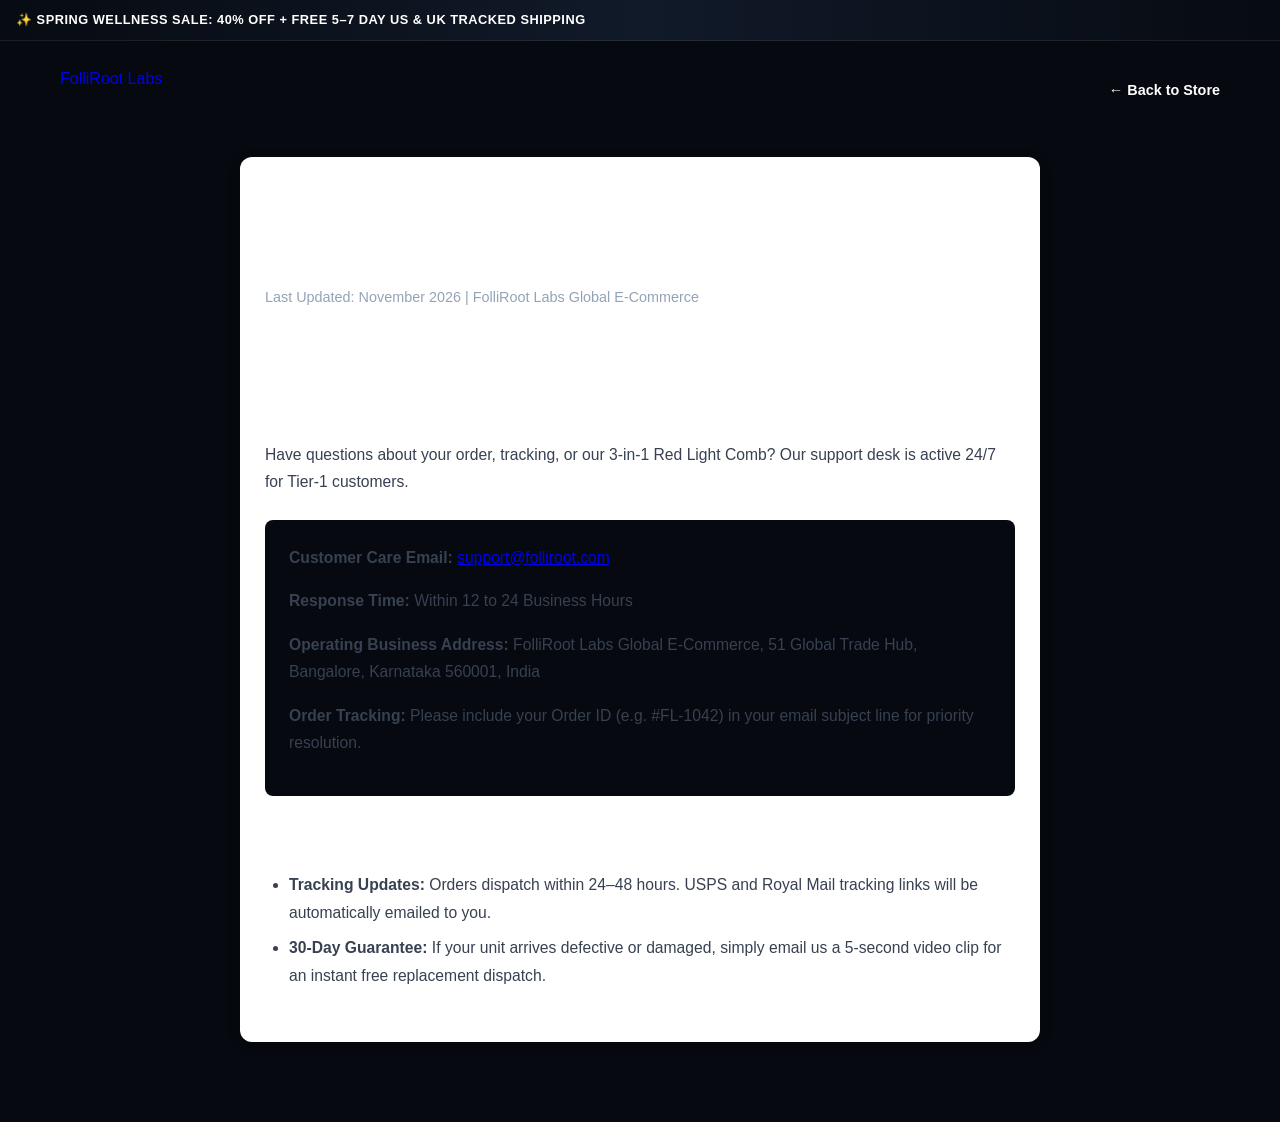
<file: storefront/legal/contact-us.html>
<!DOCTYPE html>
<html lang="en">
<head>
  <meta charset="UTF-8">
  <meta name="viewport" content="width=device-width, initial-scale=1.0">
  <title>Contact Us & Customer Support | FolliRoot Labs</title>
  <link rel="preconnect" href="https://fonts.googleapis.com">
  <link rel="preconnect" href="https://fonts.gstatic.com" crossorigin>
  <link href="https://fonts.googleapis.com/css2?family=Inter:wght@400;500;600;700&family=Playfair+Display:wght@600;700&display=swap" rel="stylesheet">
  <link rel="stylesheet" href="../styles.css">
  <style>
    .legal-container {
      max-width: 800px;
      margin: 40px auto 80px;
      padding: 0 24px;
      background: #FFFFFF;
      border: 1px solid var(--border-light);
      border-radius: 12px;
      box-shadow: var(--shadow-sm);
    }
    .legal-header {
      padding: 32px 0 24px;
      border-bottom: 1px solid var(--border-light);
    }
    .legal-header h1 {
      font-family: var(--font-serif);
      font-size: 2rem;
      color: var(--primary);
      margin-bottom: 8px;
    }
    .legal-header p {
      color: var(--text-muted);
      font-size: 0.9rem;
    }
    .legal-body {
      padding: 32px 0;
      color: #374151;
      font-size: 0.98rem;
      line-height: 1.75;
    }
    .legal-body h2 {
      font-size: 1.25rem;
      color: var(--primary);
      margin: 28px 0 12px;
    }
    .legal-body h3 {
      font-size: 1.1rem;
      color: var(--text-main);
      margin: 20px 0 8px;
    }
    .legal-body p {
      margin-bottom: 16px;
    }
    .legal-body ul, .legal-body ol {
      margin: 12px 0 20px 24px;
    }
    .legal-body li {
      margin-bottom: 8px;
    }
    .legal-body table {
      width: 100%;
      border-collapse: collapse;
      margin: 20px 0;
      font-size: 0.9rem;
    }
    .legal-body th, .legal-body td {
      padding: 12px;
      border: 1px solid var(--border-light);
      text-align: left;
    }
    .legal-body th {
      background: var(--secondary);
      color: var(--primary);
      font-weight: 600;
    }
    .back-btn {
      display: inline-flex;
      align-items: center;
      gap: 6px;
      margin: 24px 0 0;
      color: var(--primary);
      text-decoration: none;
      font-weight: 600;
      font-size: 0.9rem;
    }
    .back-btn:hover {
      text-decoration: underline;
    }
  </style>
</head>
<body>
  <div class="announcement-bar">
    ✨ SPRING WELLNESS SALE: 40% OFF + FREE 5–7 DAY US & UK TRACKED SHIPPING
  </div>

  <nav class="navbar">
    <a href="../index.html" class="brand-logo">FolliRoot Labs</a>
    <div class="nav-badges">
      <a href="../index.html" class="back-btn">← Back to Store</a>
    </div>
  </nav>

  <main class="legal-container">
    <div class="legal-header">
      <a href="../index.html" class="back-btn" style="margin: 0 0 12px 0;">← Back to Product</a>
      <h1>Contact Us & Customer Support</h1>
      <p>Last Updated: November 2026 | FolliRoot Labs Global E-Commerce</p>
    </div>
    <div class="legal-body">
      
<h2>Get in Touch with Customer Support</h2>
<p>Have questions about your order, tracking, or our 3-in-1 Red Light Comb? Our support desk is active 24/7 for Tier-1 customers.</p>
<div style="background: var(--secondary); padding: 24px; border-radius: 8px; margin: 24px 0;">
  <p><strong>Customer Care Email:</strong> <a href="mailto:support@folliroot.com">support@folliroot.com</a></p>
  <p><strong>Response Time:</strong> Within 12 to 24 Business Hours</p>
  <p><strong>Operating Business Address:</strong> FolliRoot Labs Global E-Commerce, 51 Global Trade Hub, Bangalore, Karnataka 560001, India</p>
  <p><strong>Order Tracking:</strong> Please include your Order ID (e.g. #FL-1042) in your email subject line for priority resolution.</p>
</div>
<h2>Frequently Inquired Topics</h2>
<ul>
  <li><strong>Tracking Updates:</strong> Orders dispatch within 24–48 hours. USPS and Royal Mail tracking links will be automatically emailed to you.</li>
  <li><strong>30-Day Guarantee:</strong> If your unit arrives defective or damaged, simply email us a 5-second video clip for an instant free replacement dispatch.</li>
</ul>

    </div>
  </main>
</body>
</html>
</file>
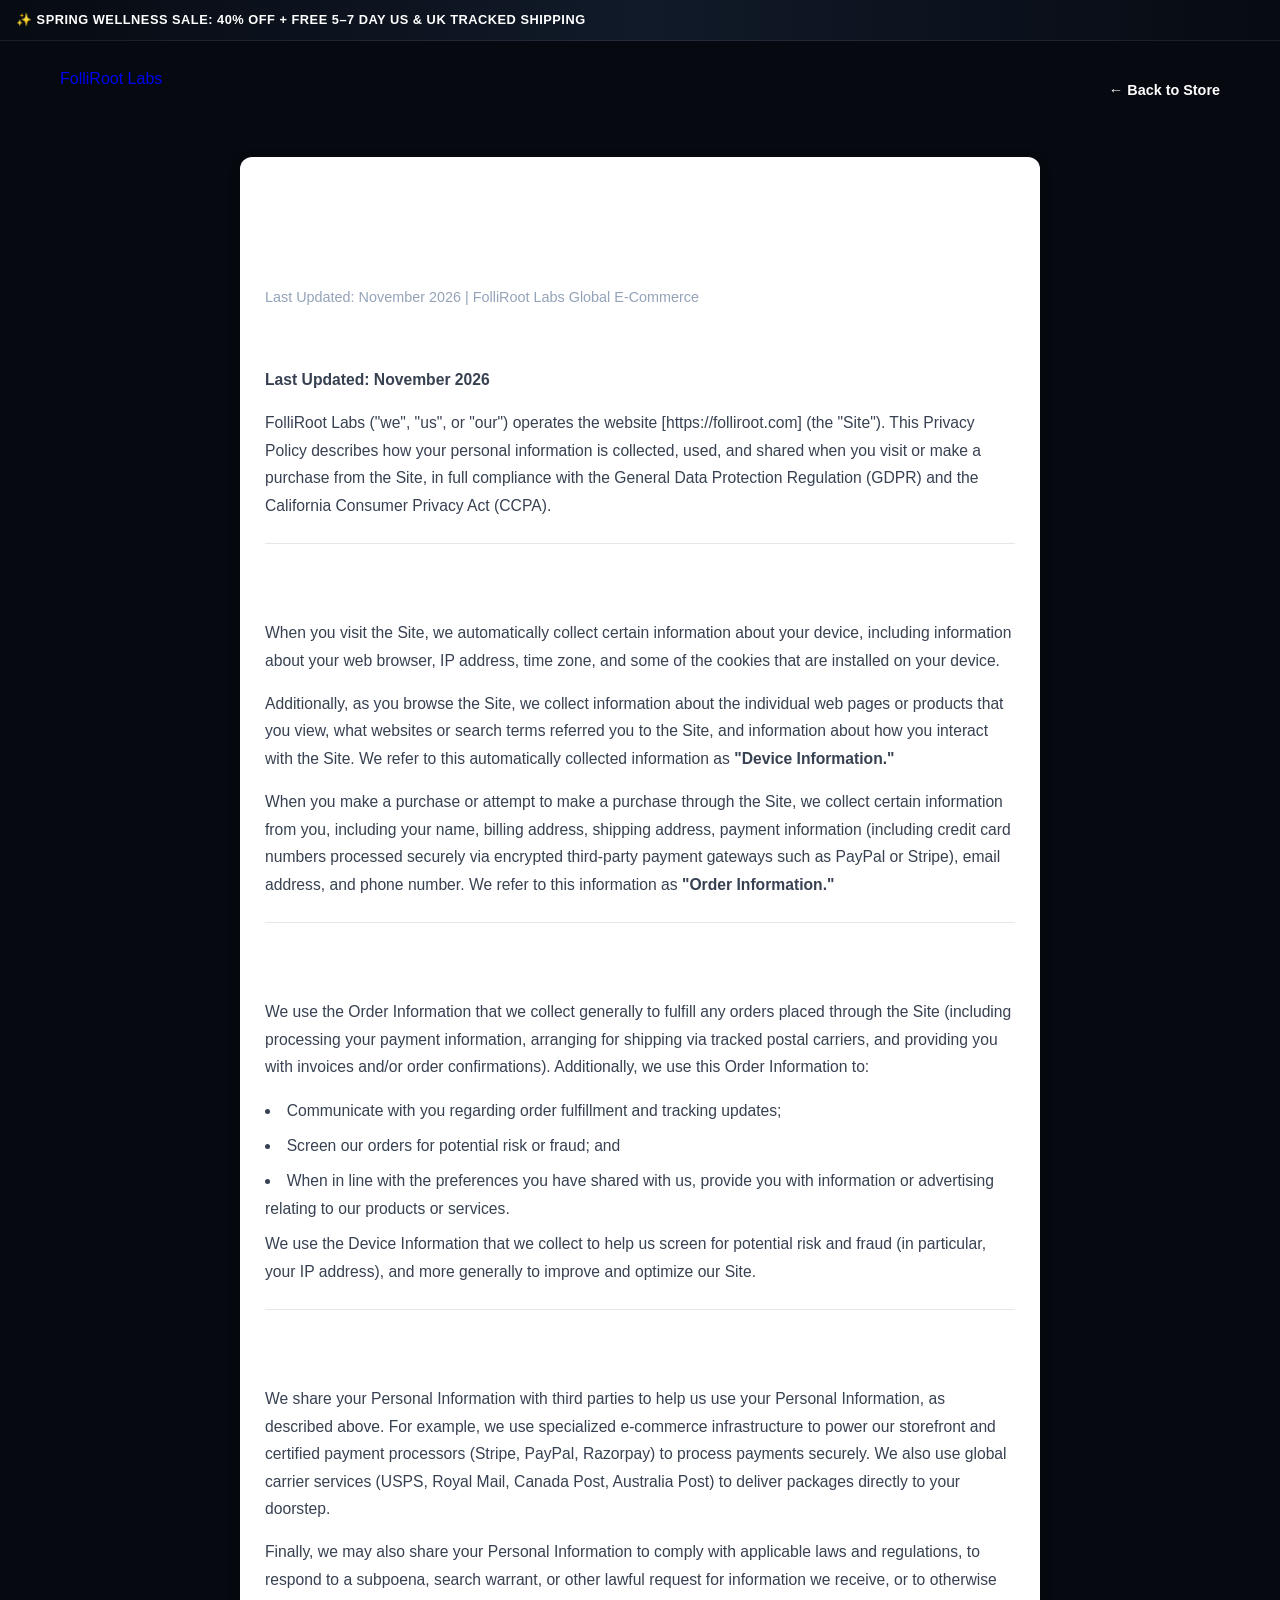
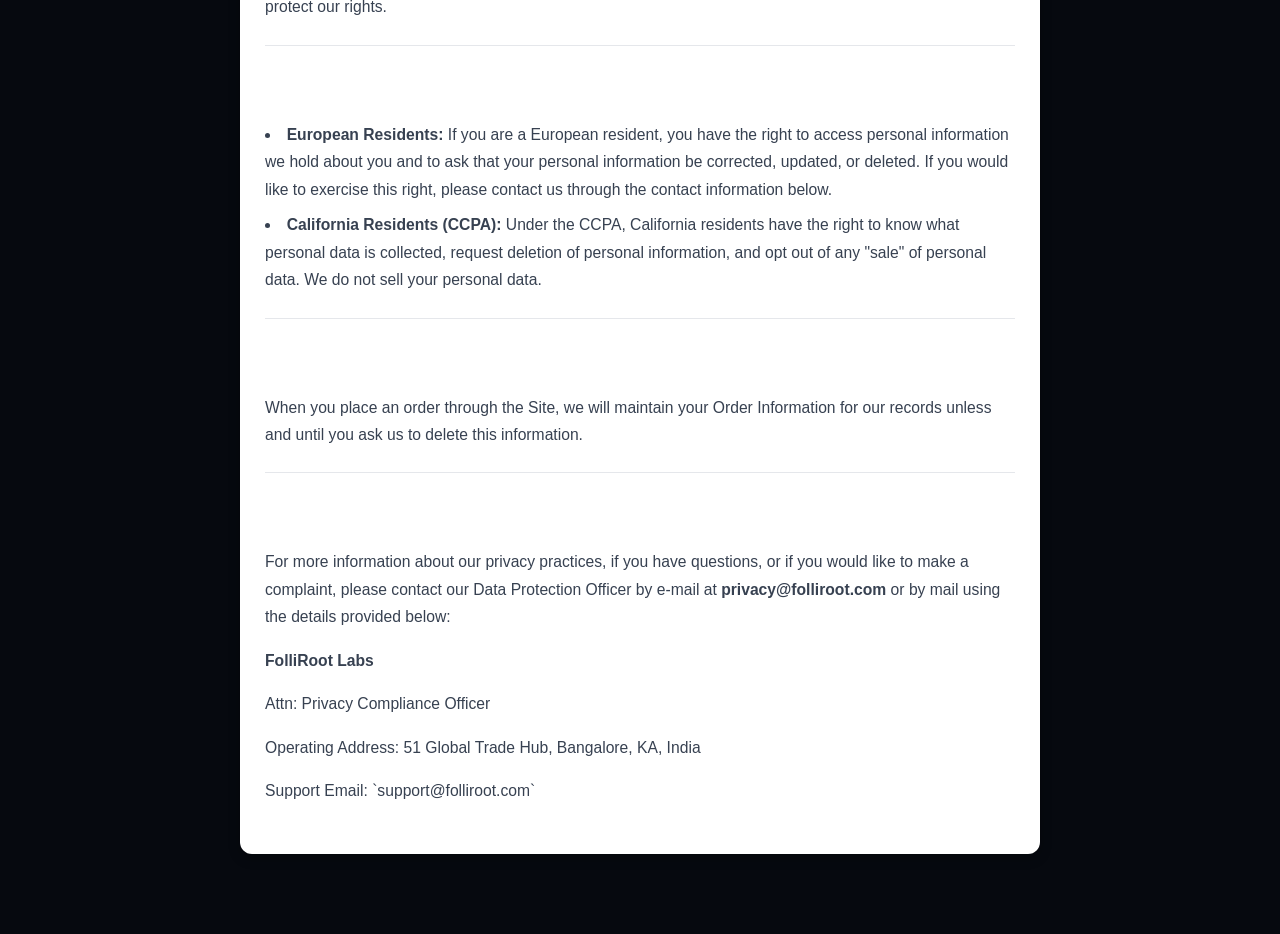
<file: storefront/legal/privacy-policy.html>
<!DOCTYPE html>
<html lang="en">
<head>
  <meta charset="UTF-8">
  <meta name="viewport" content="width=device-width, initial-scale=1.0">
  <title>Privacy Policy (GDPR & CCPA Compliant) | FolliRoot Labs</title>
  <link rel="preconnect" href="https://fonts.googleapis.com">
  <link rel="preconnect" href="https://fonts.gstatic.com" crossorigin>
  <link href="https://fonts.googleapis.com/css2?family=Inter:wght@400;500;600;700&family=Playfair+Display:wght@600;700&display=swap" rel="stylesheet">
  <link rel="stylesheet" href="../styles.css">
  <style>
    .legal-container {
      max-width: 800px;
      margin: 40px auto 80px;
      padding: 0 24px;
      background: #FFFFFF;
      border: 1px solid var(--border-light);
      border-radius: 12px;
      box-shadow: var(--shadow-sm);
    }
    .legal-header {
      padding: 32px 0 24px;
      border-bottom: 1px solid var(--border-light);
    }
    .legal-header h1 {
      font-family: var(--font-serif);
      font-size: 2rem;
      color: var(--primary);
      margin-bottom: 8px;
    }
    .legal-header p {
      color: var(--text-muted);
      font-size: 0.9rem;
    }
    .legal-body {
      padding: 32px 0;
      color: #374151;
      font-size: 0.98rem;
      line-height: 1.75;
    }
    .legal-body h2 {
      font-size: 1.25rem;
      color: var(--primary);
      margin: 28px 0 12px;
    }
    .legal-body h3 {
      font-size: 1.1rem;
      color: var(--text-main);
      margin: 20px 0 8px;
    }
    .legal-body p {
      margin-bottom: 16px;
    }
    .legal-body ul, .legal-body ol {
      margin: 12px 0 20px 24px;
    }
    .legal-body li {
      margin-bottom: 8px;
    }
    .legal-body table {
      width: 100%;
      border-collapse: collapse;
      margin: 20px 0;
      font-size: 0.9rem;
    }
    .legal-body th, .legal-body td {
      padding: 12px;
      border: 1px solid var(--border-light);
      text-align: left;
    }
    .legal-body th {
      background: var(--secondary);
      color: var(--primary);
      font-weight: 600;
    }
    .back-btn {
      display: inline-flex;
      align-items: center;
      gap: 6px;
      margin: 24px 0 0;
      color: var(--primary);
      text-decoration: none;
      font-weight: 600;
      font-size: 0.9rem;
    }
    .back-btn:hover {
      text-decoration: underline;
    }
  </style>
</head>
<body>
  <div class="announcement-bar">
    ✨ SPRING WELLNESS SALE: 40% OFF + FREE 5–7 DAY US & UK TRACKED SHIPPING
  </div>

  <nav class="navbar">
    <a href="../index.html" class="brand-logo">FolliRoot Labs</a>
    <div class="nav-badges">
      <a href="../index.html" class="back-btn">← Back to Store</a>
    </div>
  </nav>

  <main class="legal-container">
    <div class="legal-header">
      <a href="../index.html" class="back-btn" style="margin: 0 0 12px 0;">← Back to Product</a>
      <h1>Privacy Policy (GDPR & CCPA Compliant)</h1>
      <p>Last Updated: November 2026 | FolliRoot Labs Global E-Commerce</p>
    </div>
    <div class="legal-body">
      <p><strong>Last Updated: November 2026</strong></p>
<p>FolliRoot Labs ("we", "us", or "our") operates the website [https://folliroot.com] (the "Site"). This Privacy Policy describes how your personal information is collected, used, and shared when you visit or make a purchase from the Site, in full compliance with the General Data Protection Regulation (GDPR) and the California Consumer Privacy Act (CCPA).</p>
<hr style='border: none; border-top: 1px solid #E5E7EB; margin: 24px 0;'>
<h2>1. Personal Information We Collect</h2>
<p>When you visit the Site, we automatically collect certain information about your device, including information about your web browser, IP address, time zone, and some of the cookies that are installed on your device.</p>
<p>Additionally, as you browse the Site, we collect information about the individual web pages or products that you view, what websites or search terms referred you to the Site, and information about how you interact with the Site. We refer to this automatically collected information as <strong>"Device Information."</strong></p>
<p>When you make a purchase or attempt to make a purchase through the Site, we collect certain information from you, including your name, billing address, shipping address, payment information (including credit card numbers processed securely via encrypted third-party payment gateways such as PayPal or Stripe), email address, and phone number. We refer to this information as <strong>"Order Information."</strong></p>
<hr style='border: none; border-top: 1px solid #E5E7EB; margin: 24px 0;'>
<h2>2. How Do We Use Your Personal Information?</h2>
<p>We use the Order Information that we collect generally to fulfill any orders placed through the Site (including processing your payment information, arranging for shipping via tracked postal carriers, and providing you with invoices and/or order confirmations). Additionally, we use this Order Information to:</p>
<li>Communicate with you regarding order fulfillment and tracking updates;</li>
<li>Screen our orders for potential risk or fraud; and</li>
<li>When in line with the preferences you have shared with us, provide you with information or advertising relating to our products or services.</li>
<p>We use the Device Information that we collect to help us screen for potential risk and fraud (in particular, your IP address), and more generally to improve and optimize our Site.</p>
<hr style='border: none; border-top: 1px solid #E5E7EB; margin: 24px 0;'>
<h2>3. Sharing Your Personal Information</h2>
<p>We share your Personal Information with third parties to help us use your Personal Information, as described above. For example, we use specialized e-commerce infrastructure to power our storefront and certified payment processors (Stripe, PayPal, Razorpay) to process payments securely. We also use global carrier services (USPS, Royal Mail, Canada Post, Australia Post) to deliver packages directly to your doorstep.</p>
<p>Finally, we may also share your Personal Information to comply with applicable laws and regulations, to respond to a subpoena, search warrant, or other lawful request for information we receive, or to otherwise protect our rights.</p>
<hr style='border: none; border-top: 1px solid #E5E7EB; margin: 24px 0;'>
<h2>4. Your Rights (GDPR & CCPA)</h2>
<li><strong>European Residents:</strong> If you are a European resident, you have the right to access personal information we hold about you and to ask that your personal information be corrected, updated, or deleted. If you would like to exercise this right, please contact us through the contact information below.</li>
<li><strong>California Residents (CCPA):</strong> Under the CCPA, California residents have the right to know what personal data is collected, request deletion of personal information, and opt out of any "sale" of personal data. We do not sell your personal data.</li>
<hr style='border: none; border-top: 1px solid #E5E7EB; margin: 24px 0;'>
<h2>5. Data Retention</h2>
<p>When you place an order through the Site, we will maintain your Order Information for our records unless and until you ask us to delete this information.</p>
<hr style='border: none; border-top: 1px solid #E5E7EB; margin: 24px 0;'>
<h2>6. Contact Us</h2>
<p>For more information about our privacy practices, if you have questions, or if you would like to make a complaint, please contact our Data Protection Officer by e-mail at <strong>privacy@folliroot.com</strong> or by mail using the details provided below:</p>
<p><strong>FolliRoot Labs</strong></p>
<p>Attn: Privacy Compliance Officer</p>
<p>Operating Address: 51 Global Trade Hub, Bangalore, KA, India</p>
<p>Support Email: `support@folliroot.com`</p>
    </div>
  </main>
</body>
</html>
</file>
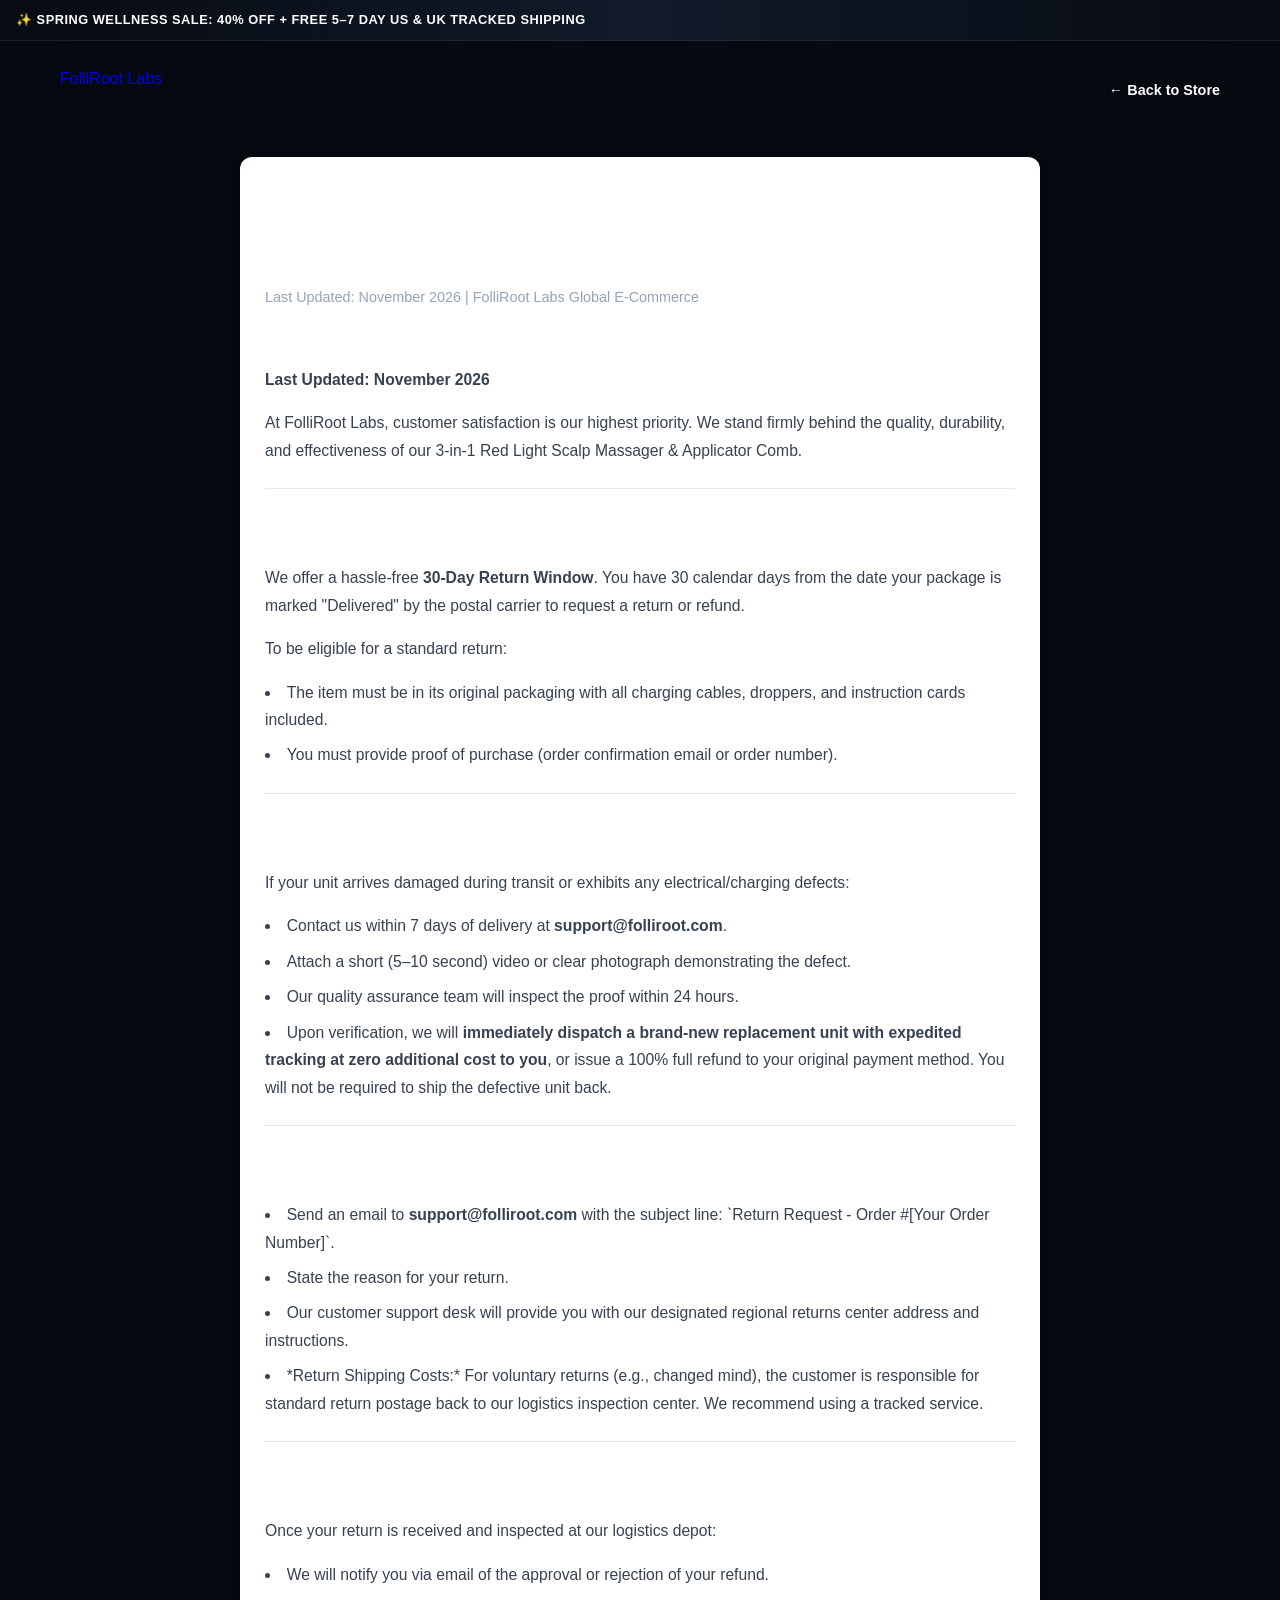
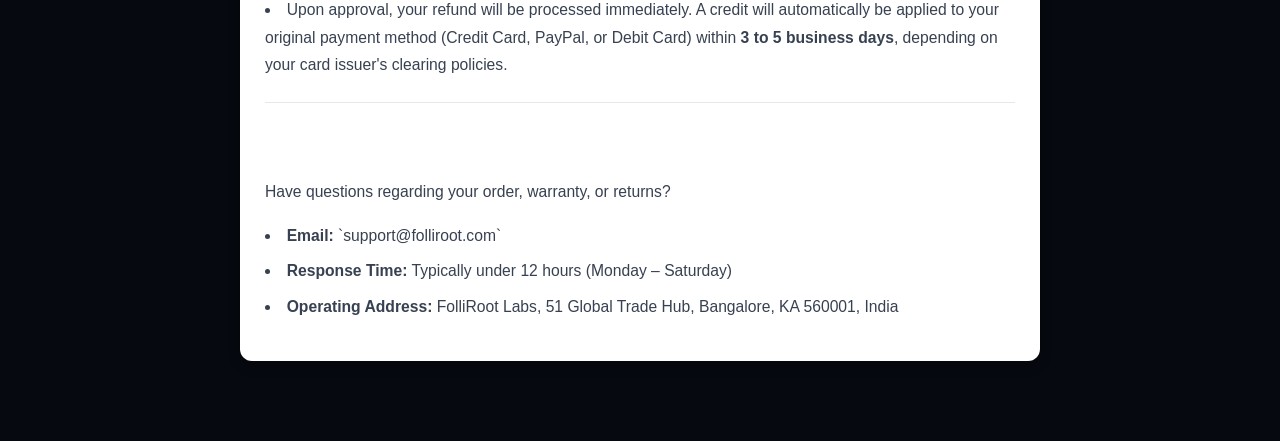
<file: storefront/legal/refund-policy.html>
<!DOCTYPE html>
<html lang="en">
<head>
  <meta charset="UTF-8">
  <meta name="viewport" content="width=device-width, initial-scale=1.0">
  <title>Refund & Return Policy | FolliRoot Labs</title>
  <link rel="preconnect" href="https://fonts.googleapis.com">
  <link rel="preconnect" href="https://fonts.gstatic.com" crossorigin>
  <link href="https://fonts.googleapis.com/css2?family=Inter:wght@400;500;600;700&family=Playfair+Display:wght@600;700&display=swap" rel="stylesheet">
  <link rel="stylesheet" href="../styles.css">
  <style>
    .legal-container {
      max-width: 800px;
      margin: 40px auto 80px;
      padding: 0 24px;
      background: #FFFFFF;
      border: 1px solid var(--border-light);
      border-radius: 12px;
      box-shadow: var(--shadow-sm);
    }
    .legal-header {
      padding: 32px 0 24px;
      border-bottom: 1px solid var(--border-light);
    }
    .legal-header h1 {
      font-family: var(--font-serif);
      font-size: 2rem;
      color: var(--primary);
      margin-bottom: 8px;
    }
    .legal-header p {
      color: var(--text-muted);
      font-size: 0.9rem;
    }
    .legal-body {
      padding: 32px 0;
      color: #374151;
      font-size: 0.98rem;
      line-height: 1.75;
    }
    .legal-body h2 {
      font-size: 1.25rem;
      color: var(--primary);
      margin: 28px 0 12px;
    }
    .legal-body h3 {
      font-size: 1.1rem;
      color: var(--text-main);
      margin: 20px 0 8px;
    }
    .legal-body p {
      margin-bottom: 16px;
    }
    .legal-body ul, .legal-body ol {
      margin: 12px 0 20px 24px;
    }
    .legal-body li {
      margin-bottom: 8px;
    }
    .legal-body table {
      width: 100%;
      border-collapse: collapse;
      margin: 20px 0;
      font-size: 0.9rem;
    }
    .legal-body th, .legal-body td {
      padding: 12px;
      border: 1px solid var(--border-light);
      text-align: left;
    }
    .legal-body th {
      background: var(--secondary);
      color: var(--primary);
      font-weight: 600;
    }
    .back-btn {
      display: inline-flex;
      align-items: center;
      gap: 6px;
      margin: 24px 0 0;
      color: var(--primary);
      text-decoration: none;
      font-weight: 600;
      font-size: 0.9rem;
    }
    .back-btn:hover {
      text-decoration: underline;
    }
  </style>
</head>
<body>
  <div class="announcement-bar">
    ✨ SPRING WELLNESS SALE: 40% OFF + FREE 5–7 DAY US & UK TRACKED SHIPPING
  </div>

  <nav class="navbar">
    <a href="../index.html" class="brand-logo">FolliRoot Labs</a>
    <div class="nav-badges">
      <a href="../index.html" class="back-btn">← Back to Store</a>
    </div>
  </nav>

  <main class="legal-container">
    <div class="legal-header">
      <a href="../index.html" class="back-btn" style="margin: 0 0 12px 0;">← Back to Product</a>
      <h1>Refund & Return Policy</h1>
      <p>Last Updated: November 2026 | FolliRoot Labs Global E-Commerce</p>
    </div>
    <div class="legal-body">
      <p><strong>Last Updated: November 2026</strong></p>
<p>At FolliRoot Labs, customer satisfaction is our highest priority. We stand firmly behind the quality, durability, and effectiveness of our 3-in-1 Red Light Scalp Massager & Applicator Comb.</p>
<hr style='border: none; border-top: 1px solid #E5E7EB; margin: 24px 0;'>
<h2>1. 30-Day Money-Back Guarantee</h2>
<p>We offer a hassle-free <strong>30-Day Return Window</strong>. You have 30 calendar days from the date your package is marked "Delivered" by the postal carrier to request a return or refund.</p>
<p>To be eligible for a standard return:</p>
<li>The item must be in its original packaging with all charging cables, droppers, and instruction cards included.</li>
<li>You must provide proof of purchase (order confirmation email or order number).</li>
<hr style='border: none; border-top: 1px solid #E5E7EB; margin: 24px 0;'>
<h2>2. Damaged or Defective Items (Instant Free Replacement)</h2>
<p>If your unit arrives damaged during transit or exhibits any electrical/charging defects:</p>
<li>Contact us within 7 days of delivery at <strong>support@folliroot.com</strong>.</li>
<li>Attach a short (5–10 second) video or clear photograph demonstrating the defect.</li>
<li>Our quality assurance team will inspect the proof within 24 hours.</li>
<li>Upon verification, we will <strong>immediately dispatch a brand-new replacement unit with expedited tracking at zero additional cost to you</strong>, or issue a 100% full refund to your original payment method. You will not be required to ship the defective unit back.</li>
<hr style='border: none; border-top: 1px solid #E5E7EB; margin: 24px 0;'>
<h2>3. How to Initiate a Standard Return</h2>
<li>Send an email to <strong>support@folliroot.com</strong> with the subject line: `Return Request - Order #[Your Order Number]`.</li>
<li>State the reason for your return.</li>
<li>Our customer support desk will provide you with our designated regional returns center address and instructions.</li>
<li>*Return Shipping Costs:* For voluntary returns (e.g., changed mind), the customer is responsible for standard return postage back to our logistics inspection center. We recommend using a tracked service.</li>
<hr style='border: none; border-top: 1px solid #E5E7EB; margin: 24px 0;'>
<h2>4. Refund Processing</h2>
<p>Once your return is received and inspected at our logistics depot:</p>
<li>We will notify you via email of the approval or rejection of your refund.</li>
<li>Upon approval, your refund will be processed immediately. A credit will automatically be applied to your original payment method (Credit Card, PayPal, or Debit Card) within <strong>3 to 5 business days</strong>, depending on your card issuer's clearing policies.</li>
<hr style='border: none; border-top: 1px solid #E5E7EB; margin: 24px 0;'>
<h2>5. Contact Customer Support</h2>
<p>Have questions regarding your order, warranty, or returns?</p>
<li><strong>Email:</strong> `support@folliroot.com`</li>
<li><strong>Response Time:</strong> Typically under 12 hours (Monday – Saturday)</li>
<li><strong>Operating Address:</strong> FolliRoot Labs, 51 Global Trade Hub, Bangalore, KA 560001, India</li>
    </div>
  </main>
</body>
</html>
</file>
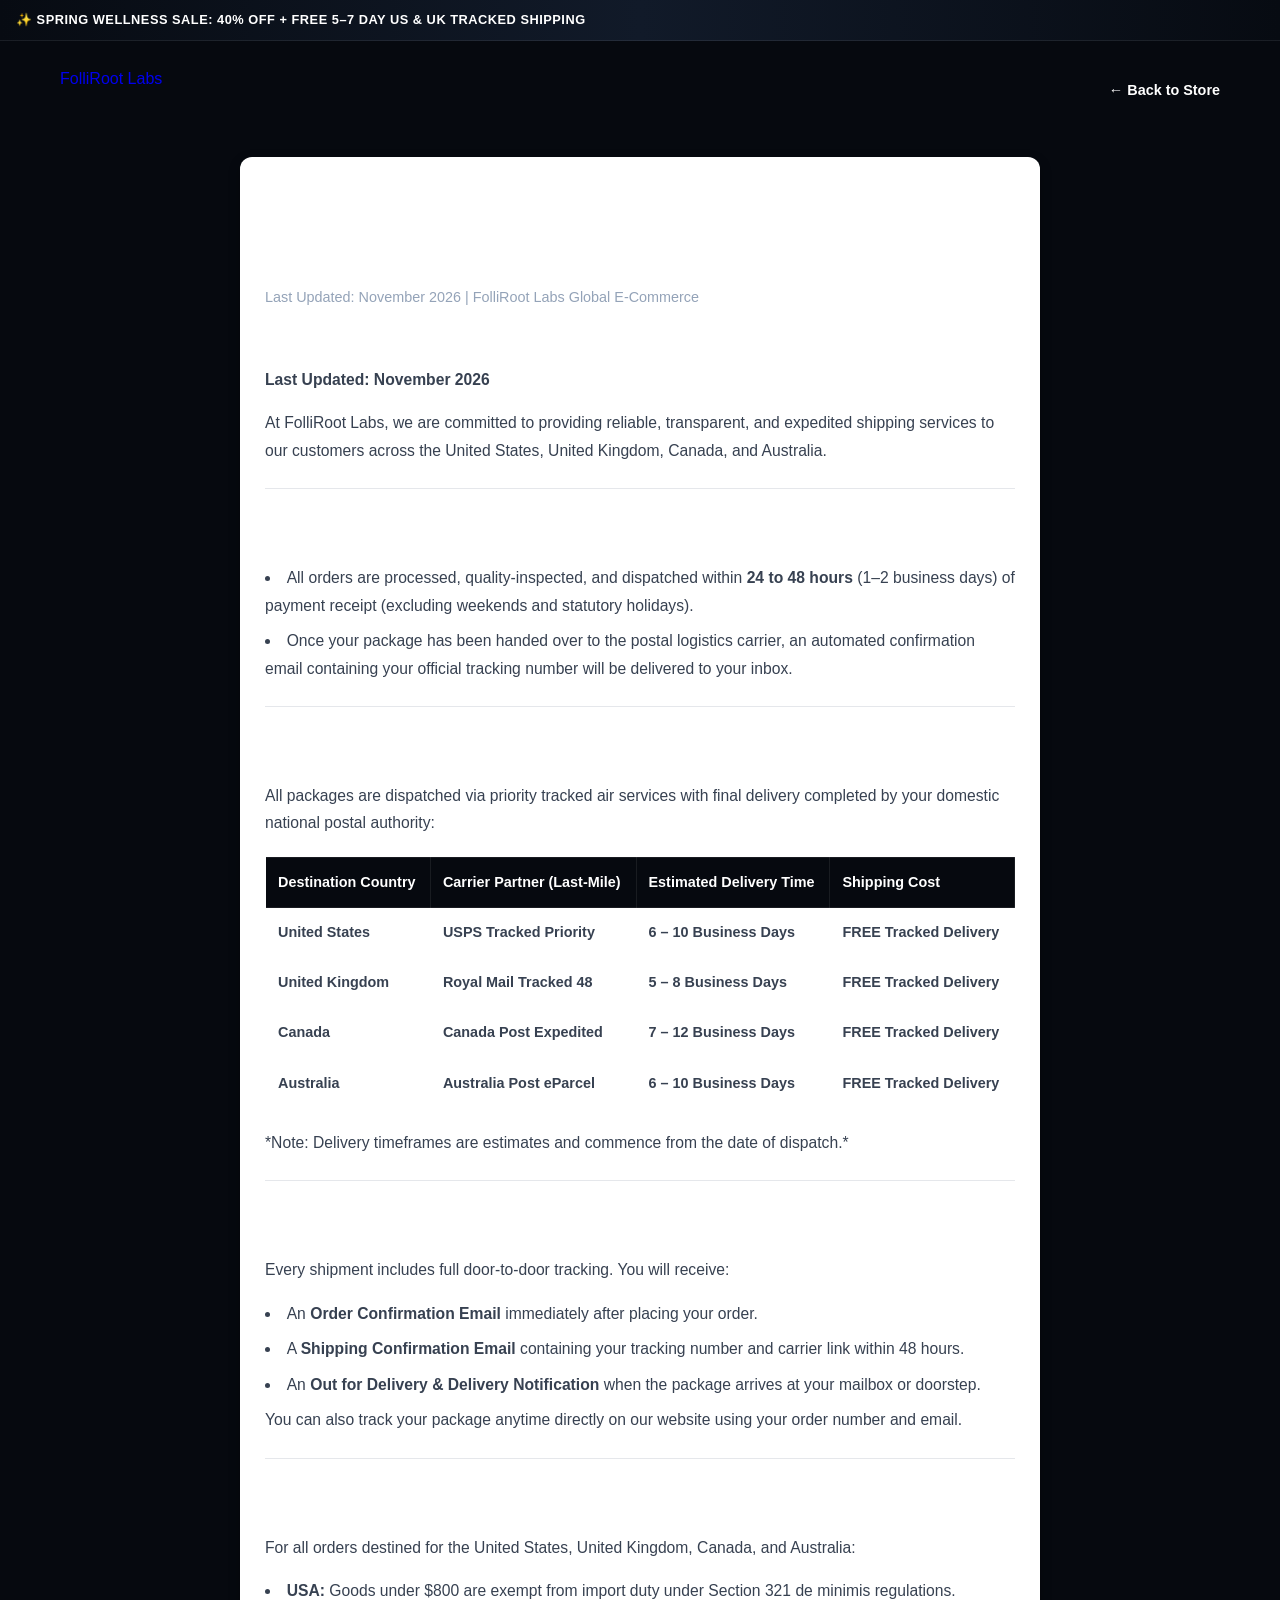
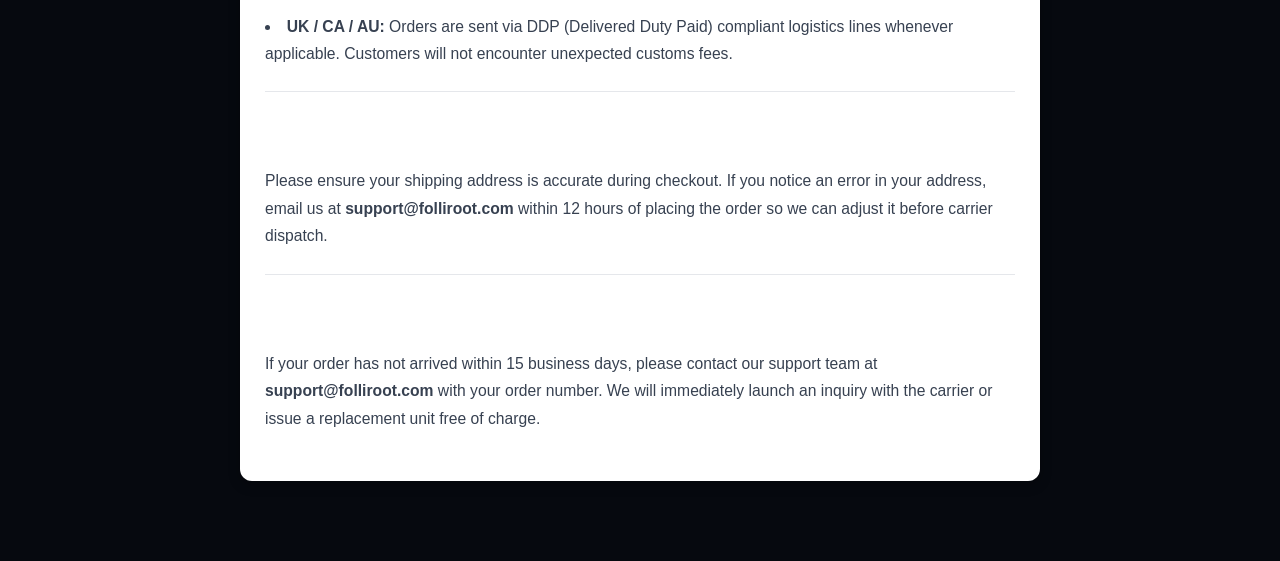
<file: storefront/legal/shipping-policy.html>
<!DOCTYPE html>
<html lang="en">
<head>
  <meta charset="UTF-8">
  <meta name="viewport" content="width=device-width, initial-scale=1.0">
  <title>Shipping & Delivery Policy | FolliRoot Labs</title>
  <link rel="preconnect" href="https://fonts.googleapis.com">
  <link rel="preconnect" href="https://fonts.gstatic.com" crossorigin>
  <link href="https://fonts.googleapis.com/css2?family=Inter:wght@400;500;600;700&family=Playfair+Display:wght@600;700&display=swap" rel="stylesheet">
  <link rel="stylesheet" href="../styles.css">
  <style>
    .legal-container {
      max-width: 800px;
      margin: 40px auto 80px;
      padding: 0 24px;
      background: #FFFFFF;
      border: 1px solid var(--border-light);
      border-radius: 12px;
      box-shadow: var(--shadow-sm);
    }
    .legal-header {
      padding: 32px 0 24px;
      border-bottom: 1px solid var(--border-light);
    }
    .legal-header h1 {
      font-family: var(--font-serif);
      font-size: 2rem;
      color: var(--primary);
      margin-bottom: 8px;
    }
    .legal-header p {
      color: var(--text-muted);
      font-size: 0.9rem;
    }
    .legal-body {
      padding: 32px 0;
      color: #374151;
      font-size: 0.98rem;
      line-height: 1.75;
    }
    .legal-body h2 {
      font-size: 1.25rem;
      color: var(--primary);
      margin: 28px 0 12px;
    }
    .legal-body h3 {
      font-size: 1.1rem;
      color: var(--text-main);
      margin: 20px 0 8px;
    }
    .legal-body p {
      margin-bottom: 16px;
    }
    .legal-body ul, .legal-body ol {
      margin: 12px 0 20px 24px;
    }
    .legal-body li {
      margin-bottom: 8px;
    }
    .legal-body table {
      width: 100%;
      border-collapse: collapse;
      margin: 20px 0;
      font-size: 0.9rem;
    }
    .legal-body th, .legal-body td {
      padding: 12px;
      border: 1px solid var(--border-light);
      text-align: left;
    }
    .legal-body th {
      background: var(--secondary);
      color: var(--primary);
      font-weight: 600;
    }
    .back-btn {
      display: inline-flex;
      align-items: center;
      gap: 6px;
      margin: 24px 0 0;
      color: var(--primary);
      text-decoration: none;
      font-weight: 600;
      font-size: 0.9rem;
    }
    .back-btn:hover {
      text-decoration: underline;
    }
  </style>
</head>
<body>
  <div class="announcement-bar">
    ✨ SPRING WELLNESS SALE: 40% OFF + FREE 5–7 DAY US & UK TRACKED SHIPPING
  </div>

  <nav class="navbar">
    <a href="../index.html" class="brand-logo">FolliRoot Labs</a>
    <div class="nav-badges">
      <a href="../index.html" class="back-btn">← Back to Store</a>
    </div>
  </nav>

  <main class="legal-container">
    <div class="legal-header">
      <a href="../index.html" class="back-btn" style="margin: 0 0 12px 0;">← Back to Product</a>
      <h1>Shipping & Delivery Policy</h1>
      <p>Last Updated: November 2026 | FolliRoot Labs Global E-Commerce</p>
    </div>
    <div class="legal-body">
      <p><strong>Last Updated: November 2026</strong></p>
<p>At FolliRoot Labs, we are committed to providing reliable, transparent, and expedited shipping services to our customers across the United States, United Kingdom, Canada, and Australia.</p>
<hr style='border: none; border-top: 1px solid #E5E7EB; margin: 24px 0;'>
<h2>1. Order Processing Time</h2>
<li>All orders are processed, quality-inspected, and dispatched within <strong>24 to 48 hours</strong> (1–2 business days) of payment receipt (excluding weekends and statutory holidays).</li>
<li>Once your package has been handed over to the postal logistics carrier, an automated confirmation email containing your official tracking number will be delivered to your inbox.</li>
<hr style='border: none; border-top: 1px solid #E5E7EB; margin: 24px 0;'>
<h2>2. Estimated Delivery Timeframes</h2>
<p>All packages are dispatched via priority tracked air services with final delivery completed by your domestic national postal authority:</p>
<table>
<thead><tr><th>Destination Country</th><th>Carrier Partner (Last-Mile)</th><th>Estimated Delivery Time</th><th>Shipping Cost</th></tr></thead>
<tbody>
<tr><td><strong>United States</strong></td><td><strong>USPS Tracked Priority</strong></td><td><strong>6 – 10 Business Days</strong></td><td><strong>FREE Tracked Delivery</strong></td></tr>
<tr><td><strong>United Kingdom</strong></td><td><strong>Royal Mail Tracked 48</strong></td><td><strong>5 – 8 Business Days</strong></td><td><strong>FREE Tracked Delivery</strong></td></tr>
<tr><td><strong>Canada</strong></td><td><strong>Canada Post Expedited</strong></td><td><strong>7 – 12 Business Days</strong></td><td><strong>FREE Tracked Delivery</strong></td></tr>
<tr><td><strong>Australia</strong></td><td><strong>Australia Post eParcel</strong></td><td><strong>6 – 10 Business Days</strong></td><td><strong>FREE Tracked Delivery</strong></td></tr>
</tbody></table>
<p>*Note: Delivery timeframes are estimates and commence from the date of dispatch.*</p>
<hr style='border: none; border-top: 1px solid #E5E7EB; margin: 24px 0;'>
<h2>3. Real-Time Tracking & Notifications</h2>
<p>Every shipment includes full door-to-door tracking. You will receive:</p>
<li>An <strong>Order Confirmation Email</strong> immediately after placing your order.</li>
<li>A <strong>Shipping Confirmation Email</strong> containing your tracking number and carrier link within 48 hours.</li>
<li>An <strong>Out for Delivery & Delivery Notification</strong> when the package arrives at your mailbox or doorstep.</li>
<p>You can also track your package anytime directly on our website using your order number and email.</p>
<hr style='border: none; border-top: 1px solid #E5E7EB; margin: 24px 0;'>
<h2>4. Customs, Duties & Taxes</h2>
<p>For all orders destined for the United States, United Kingdom, Canada, and Australia:</p>
<li><strong>USA:</strong> Goods under $800 are exempt from import duty under Section 321 de minimis regulations.</li>
<li><strong>UK / CA / AU:</strong> Orders are sent via DDP (Delivered Duty Paid) compliant logistics lines whenever applicable. Customers will not encounter unexpected customs fees.</li>
<hr style='border: none; border-top: 1px solid #E5E7EB; margin: 24px 0;'>
<h2>5. Incorrect Address & Undeliverable Packages</h2>
<p>Please ensure your shipping address is accurate during checkout. If you notice an error in your address, email us at <strong>support@folliroot.com</strong> within 12 hours of placing the order so we can adjust it before carrier dispatch.</p>
<hr style='border: none; border-top: 1px solid #E5E7EB; margin: 24px 0;'>
<h2>6. Contact Us Regarding Shipping</h2>
<p>If your order has not arrived within 15 business days, please contact our support team at <strong>support@folliroot.com</strong> with your order number. We will immediately launch an inquiry with the carrier or issue a replacement unit free of charge.</p>
    </div>
  </main>
</body>
</html>
</file>
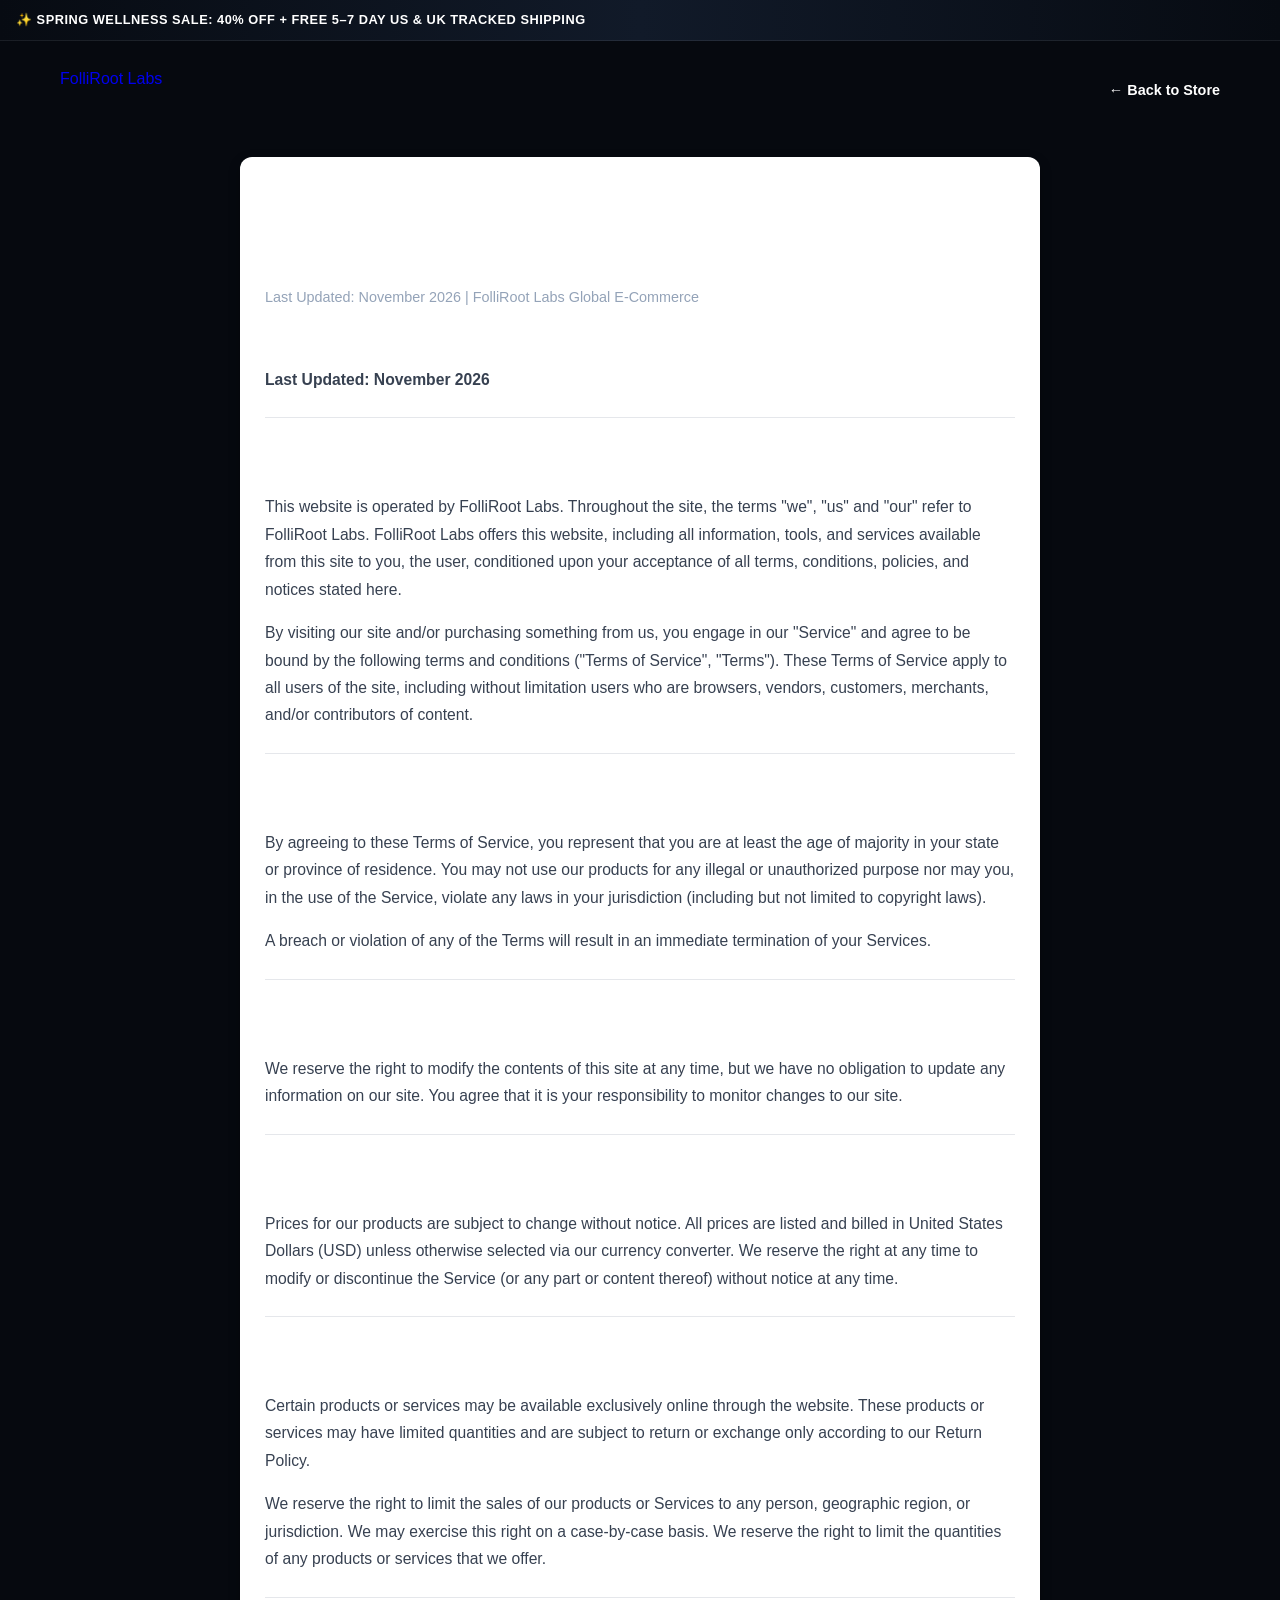
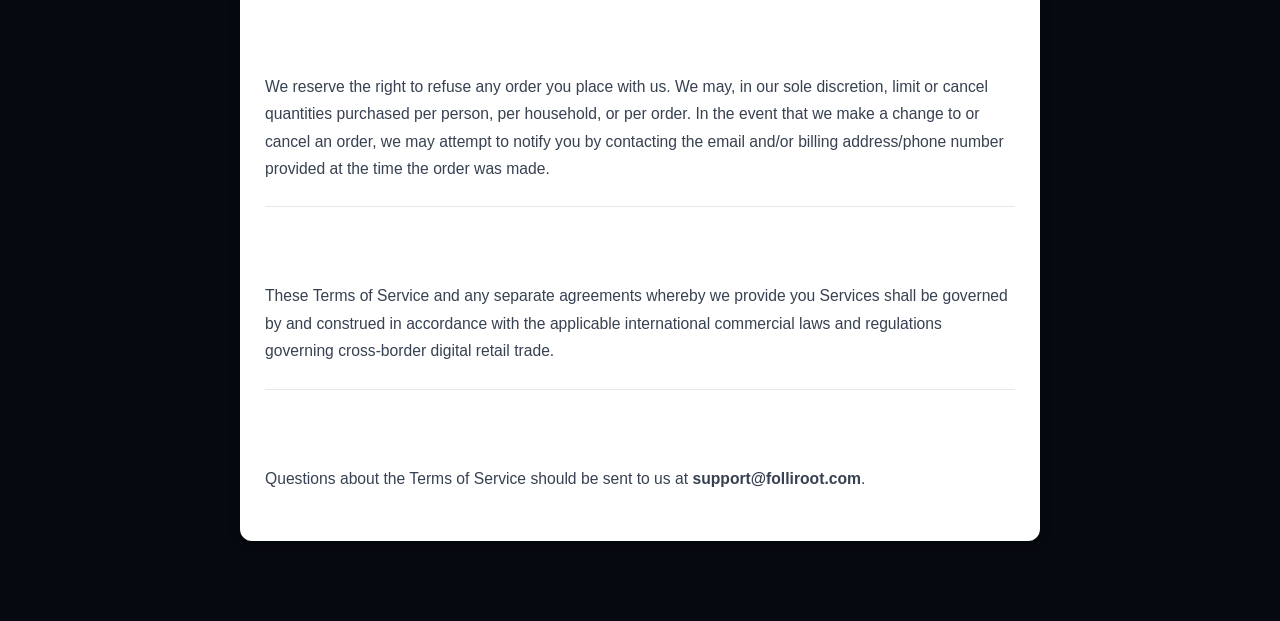
<file: storefront/legal/terms-of-service.html>
<!DOCTYPE html>
<html lang="en">
<head>
  <meta charset="UTF-8">
  <meta name="viewport" content="width=device-width, initial-scale=1.0">
  <title>Terms of Service | FolliRoot Labs</title>
  <link rel="preconnect" href="https://fonts.googleapis.com">
  <link rel="preconnect" href="https://fonts.gstatic.com" crossorigin>
  <link href="https://fonts.googleapis.com/css2?family=Inter:wght@400;500;600;700&family=Playfair+Display:wght@600;700&display=swap" rel="stylesheet">
  <link rel="stylesheet" href="../styles.css">
  <style>
    .legal-container {
      max-width: 800px;
      margin: 40px auto 80px;
      padding: 0 24px;
      background: #FFFFFF;
      border: 1px solid var(--border-light);
      border-radius: 12px;
      box-shadow: var(--shadow-sm);
    }
    .legal-header {
      padding: 32px 0 24px;
      border-bottom: 1px solid var(--border-light);
    }
    .legal-header h1 {
      font-family: var(--font-serif);
      font-size: 2rem;
      color: var(--primary);
      margin-bottom: 8px;
    }
    .legal-header p {
      color: var(--text-muted);
      font-size: 0.9rem;
    }
    .legal-body {
      padding: 32px 0;
      color: #374151;
      font-size: 0.98rem;
      line-height: 1.75;
    }
    .legal-body h2 {
      font-size: 1.25rem;
      color: var(--primary);
      margin: 28px 0 12px;
    }
    .legal-body h3 {
      font-size: 1.1rem;
      color: var(--text-main);
      margin: 20px 0 8px;
    }
    .legal-body p {
      margin-bottom: 16px;
    }
    .legal-body ul, .legal-body ol {
      margin: 12px 0 20px 24px;
    }
    .legal-body li {
      margin-bottom: 8px;
    }
    .legal-body table {
      width: 100%;
      border-collapse: collapse;
      margin: 20px 0;
      font-size: 0.9rem;
    }
    .legal-body th, .legal-body td {
      padding: 12px;
      border: 1px solid var(--border-light);
      text-align: left;
    }
    .legal-body th {
      background: var(--secondary);
      color: var(--primary);
      font-weight: 600;
    }
    .back-btn {
      display: inline-flex;
      align-items: center;
      gap: 6px;
      margin: 24px 0 0;
      color: var(--primary);
      text-decoration: none;
      font-weight: 600;
      font-size: 0.9rem;
    }
    .back-btn:hover {
      text-decoration: underline;
    }
  </style>
</head>
<body>
  <div class="announcement-bar">
    ✨ SPRING WELLNESS SALE: 40% OFF + FREE 5–7 DAY US & UK TRACKED SHIPPING
  </div>

  <nav class="navbar">
    <a href="../index.html" class="brand-logo">FolliRoot Labs</a>
    <div class="nav-badges">
      <a href="../index.html" class="back-btn">← Back to Store</a>
    </div>
  </nav>

  <main class="legal-container">
    <div class="legal-header">
      <a href="../index.html" class="back-btn" style="margin: 0 0 12px 0;">← Back to Product</a>
      <h1>Terms of Service</h1>
      <p>Last Updated: November 2026 | FolliRoot Labs Global E-Commerce</p>
    </div>
    <div class="legal-body">
      <p><strong>Last Updated: November 2026</strong></p>
<hr style='border: none; border-top: 1px solid #E5E7EB; margin: 24px 0;'>
<h2>1. Overview</h2>
<p>This website is operated by FolliRoot Labs. Throughout the site, the terms "we", "us" and "our" refer to FolliRoot Labs. FolliRoot Labs offers this website, including all information, tools, and services available from this site to you, the user, conditioned upon your acceptance of all terms, conditions, policies, and notices stated here.</p>
<p>By visiting our site and/or purchasing something from us, you engage in our "Service" and agree to be bound by the following terms and conditions ("Terms of Service", "Terms"). These Terms of Service apply to all users of the site, including without limitation users who are browsers, vendors, customers, merchants, and/or contributors of content.</p>
<hr style='border: none; border-top: 1px solid #E5E7EB; margin: 24px 0;'>
<h2>2. General Conditions & Online Store Terms</h2>
<p>By agreeing to these Terms of Service, you represent that you are at least the age of majority in your state or province of residence. You may not use our products for any illegal or unauthorized purpose nor may you, in the use of the Service, violate any laws in your jurisdiction (including but not limited to copyright laws).</p>
<p>A breach or violation of any of the Terms will result in an immediate termination of your Services.</p>
<hr style='border: none; border-top: 1px solid #E5E7EB; margin: 24px 0;'>
<h2>3. Accuracy, Completeness, and Timeliness of Information</h2>
<p>We reserve the right to modify the contents of this site at any time, but we have no obligation to update any information on our site. You agree that it is your responsibility to monitor changes to our site.</p>
<hr style='border: none; border-top: 1px solid #E5E7EB; margin: 24px 0;'>
<h2>4. Modifications to the Service and Prices</h2>
<p>Prices for our products are subject to change without notice. All prices are listed and billed in United States Dollars (USD) unless otherwise selected via our currency converter. We reserve the right at any time to modify or discontinue the Service (or any part or content thereof) without notice at any time.</p>
<hr style='border: none; border-top: 1px solid #E5E7EB; margin: 24px 0;'>
<h2>5. Products and Fulfillment Services</h2>
<p>Certain products or services may be available exclusively online through the website. These products or services may have limited quantities and are subject to return or exchange only according to our Return Policy.</p>
<p>We reserve the right to limit the sales of our products or Services to any person, geographic region, or jurisdiction. We may exercise this right on a case-by-case basis. We reserve the right to limit the quantities of any products or services that we offer.</p>
<hr style='border: none; border-top: 1px solid #E5E7EB; margin: 24px 0;'>
<h2>6. Accuracy of Billing and Account Information</h2>
<p>We reserve the right to refuse any order you place with us. We may, in our sole discretion, limit or cancel quantities purchased per person, per household, or per order. In the event that we make a change to or cancel an order, we may attempt to notify you by contacting the email and/or billing address/phone number provided at the time the order was made.</p>
<hr style='border: none; border-top: 1px solid #E5E7EB; margin: 24px 0;'>
<h2>7. Governing Law</h2>
<p>These Terms of Service and any separate agreements whereby we provide you Services shall be governed by and construed in accordance with the applicable international commercial laws and regulations governing cross-border digital retail trade.</p>
<hr style='border: none; border-top: 1px solid #E5E7EB; margin: 24px 0;'>
<h2>8. Contact Information</h2>
<p>Questions about the Terms of Service should be sent to us at <strong>support@folliroot.com</strong>.</p>
    </div>
  </main>
</body>
</html>
</file>
<file: storefront/styles.css>
/* FolliRoot Labs - Luxury Obsidian Dark Cinematic DTC Storefront Stylesheet */
/* Enhanced with MotionSites & React Bits Kinetic Principles */

:root {
  /* Color Palette: Deep Space Obsidian & Clinical 650nm Red Light */
  --bg-deep: #06090F;
  --bg-surface: #0B111D;
  --bg-card: rgba(15, 23, 42, 0.75);
  --bg-card-hover: rgba(22, 33, 58, 0.9);
  
  --primary: #FFFFFF;
  --primary-light: #E2E8F0;
  --secondary: #06090F; /* Ultra-Luxurious Obsidian Dark Background */
  
  /* Red Light Phototherapy Accents */
  --red-photon: #FF385C;
  --red-photon-glow: rgba(255, 56, 92, 0.45);
  --red-photon-soft: rgba(255, 56, 92, 0.15);
  --red-laser: #FF1744;
  
  /* Luxury Copper & Gold Accents */
  --accent: #E08A63;
  --accent-light: #F0A584;
  --accent-hover: #C9724C;
  --accent-glow: rgba(224, 138, 99, 0.35);

  /* Typography Colors for Dark Mode */
  --text-main: #F1F5F9;
  --text-muted: #94A3B8;
  --text-light: #FFFFFF;
  --text-subtle: #64748B;
  
  --border-light: rgba(255, 255, 255, 0.08);
  --border-dark: rgba(255, 255, 255, 0.14);
  --border-highlight: rgba(255, 56, 92, 0.4);
  --star: #FBBF24;
  --success: #10B981;
  
  /* Fonts */
  --font-serif: 'Playfair Display', Georgia, serif;
  --font-sans: 'Plus Jakarta Sans', -apple-system, BlinkMacSystemFont, 'Segoe UI', Roboto, sans-serif;
  
  /* Shadows & Glows */
  --shadow-sm: 0 4px 12px rgba(0, 0, 0, 0.3);
  --shadow-md: 0 10px 30px rgba(0, 0, 0, 0.45);
  --shadow-lg: 0 20px 50px rgba(0, 0, 0, 0.6);
  --shadow-glow: 0 0 35px var(--red-photon-glow);
}

* {
  box-sizing: border-box;
  margin: 0;
  padding: 0;
}

html {
  scroll-behavior: smooth;
  background-color: var(--secondary);
  overflow-x: hidden;
}

body {
  font-family: var(--font-sans);
  color: var(--text-main);
  background-color: var(--secondary);
  line-height: 1.6;
  -webkit-font-smoothing: antialiased;
  overflow-x: hidden;
  position: relative;
  width: 100%;
  max-width: 100vw;
}

/* Ambient Radial Glows (Background Atmospheric Lighting) */
.ambient-glow {
  position: fixed;
  border-radius: 50%;
  filter: blur(140px);
  pointer-events: none;
  z-index: 0;
  opacity: 0.35;
}

.ambient-glow-1 {
  width: 600px;
  height: 600px;
  top: -120px;
  left: 50%;
  transform: translateX(-50%);
  background: radial-gradient(circle, rgba(255, 56, 92, 0.28) 0%, rgba(224, 138, 99, 0.12) 50%, transparent 80%);
}

.ambient-glow-2 {
  width: 700px;
  height: 700px;
  top: 900px;
  right: -250px;
  background: radial-gradient(circle, rgba(255, 56, 92, 0.2) 0%, rgba(15, 23, 42, 0.3) 50%, transparent 70%);
}

/* Announcement Bar */
.announcement-bar {
  background: linear-gradient(90deg, #070B12 0%, #111A29 50%, #070B12 100%);
  color: #FFFFFF;
  padding: 10px 16px;
  font-size: 0.8rem;
  font-weight: 600;
  letter-spacing: 0.04em;
  border-bottom: 1px solid rgba(255, 255, 255, 0.08);
  position: relative;
  z-index: 50;
}

.announcement-content {
  max-width: 1200px;
  margin: 0 auto;
  display: flex;
  align-items: center;
  justify-content: center;
  gap: 12px;
  flex-wrap: wrap;
}

.announcement-badge {
  background: var(--red-photon);
  color: #FFFFFF;
  font-size: 0.68rem;
  font-weight: 800;
  padding: 2px 8px;
  border-radius: 12px;
  letter-spacing: 0.08em;
  box-shadow: 0 0 12px rgba(255, 56, 92, 0.6);
}

.announcement-ticker {
  color: #FBBF24;
  font-size: 0.72rem;
  letter-spacing: 0.06em;
  display: none;
}

@media (min-width: 768px) {
  .announcement-ticker {
    display: inline;
  }
}

/* Header & Glass Navbar */
.navbar-wrapper {
  position: sticky;
  top: 0;
  z-index: 40;
  backdrop-filter: blur(16px);
  -webkit-backdrop-filter: blur(16px);
  background: rgba(6, 9, 15, 0.85);
  border-bottom: 1px solid rgba(255, 255, 255, 0.08);
  transition: all 0.3s ease;
}

.navbar {
  display: flex;
  justify-content: space-between;
  align-items: center;
  max-width: 1200px;
  margin: 0 auto;
  padding: 14px 20px;
}

.brand-logo {
  display: flex;
  align-items: center;
  gap: 8px;
  text-decoration: none;
}

.logo-mark {
  font-size: 1.4rem;
  filter: drop-shadow(0 0 8px rgba(16, 185, 129, 0.5));
}

.logo-text {
  font-family: var(--font-sans);
  font-size: 1.25rem;
  font-weight: 800;
  letter-spacing: -0.02em;
  color: #FFFFFF;
}

.logo-accent {
  color: var(--red-photon);
  font-size: 0.75rem;
  vertical-align: super;
}

.logo-sub {
  font-size: 0.68rem;
  font-weight: 700;
  color: var(--accent);
  letter-spacing: 0.15em;
  background: rgba(224, 138, 99, 0.15);
  padding: 2px 6px;
  border-radius: 4px;
  margin-left: 4px;
}

.nav-badges {
  display: none;
  align-items: center;
  gap: 12px;
}

@media (min-width: 860px) {
  .nav-badges {
    display: flex;
  }
}

.nav-pill {
  font-size: 0.75rem;
  font-weight: 600;
  color: var(--text-muted);
  background: rgba(255, 255, 255, 0.05);
  padding: 4px 10px;
  border-radius: 20px;
  border: 1px solid rgba(255, 255, 255, 0.08);
  display: flex;
  align-items: center;
  gap: 6px;
}

.pill-dot {
  width: 6px;
  height: 6px;
  border-radius: 50%;
  background-color: var(--red-photon);
  box-shadow: 0 0 8px var(--red-photon);
}

.nav-cta-btn {
  background: linear-gradient(135deg, var(--red-photon) 0%, #D81E43 100%);
  color: #FFFFFF;
  text-decoration: none;
  padding: 8px 18px;
  border-radius: 30px;
  font-size: 0.85rem;
  font-weight: 700;
  letter-spacing: 0.02em;
  box-shadow: 0 0 16px rgba(255, 56, 92, 0.4);
  transition: all 0.25s ease;
}

.nav-cta-btn:hover {
  transform: translateY(-1px);
  box-shadow: 0 0 24px rgba(255, 56, 92, 0.6);
}

/* Main Container */
.container {
  max-width: 1200px;
  margin: 0 auto;
  padding: 24px 20px 80px;
  position: relative;
  z-index: 10;
}

/* Product Hero Section */
.product-hero {
  display: grid;
  grid-template-columns: 1fr;
  gap: 40px;
  margin-bottom: 60px;
}

@media (min-width: 960px) {
  .product-hero {
    grid-template-columns: 1.05fr 1fr;
    gap: 56px;
    align-items: start;
  }
}

/* Gallery & MotionSites Red Light Breathing Stage */
.gallery-container {
  display: flex;
  flex-direction: column;
  gap: 16px;
  position: sticky;
  top: 86px;
  perspective: 1200px;
}

.main-image-wrap {
  position: relative;
  width: 100%;
  aspect-ratio: 1 / 1;
  border-radius: 24px;
  overflow: hidden;
  background: radial-gradient(circle at 50% 35%, #162032 0%, #0D1424 60%, #060A13 100%);
  border: 1px solid rgba(255, 255, 255, 0.1);
  box-shadow: 0 20px 50px rgba(0, 0, 0, 0.6), 0 0 40px rgba(255, 56, 92, 0.15);
  display: flex;
  align-items: center;
  justify-content: center;
  cursor: zoom-in;
  transition: transform 0.2s cubic-bezier(0.16, 1, 0.3, 1), box-shadow 0.3s ease;
}

/* 650nm Red Light Breathing Aura Ring */
.red-light-aura {
  position: absolute;
  width: 320px;
  height: 320px;
  border-radius: 50%;
  background: radial-gradient(circle, rgba(255, 56, 92, 0.45) 0%, rgba(255, 56, 92, 0.15) 50%, transparent 75%);
  filter: blur(24px);
  pointer-events: none;
  animation: redLightBreathe 3.5s ease-in-out infinite alternate;
  z-index: 1;
  transition: background 0.5s ease;
}

@keyframes redLightBreathe {
  0% {
    transform: scale(0.85);
    opacity: 0.5;
  }
  100% {
    transform: scale(1.22);
    opacity: 0.95;
    filter: blur(34px);
  }
}

.red-light-ripple {
  position: absolute;
  width: 360px;
  height: 360px;
  border-radius: 50%;
  border: 1px solid rgba(255, 56, 92, 0.35);
  pointer-events: none;
  animation: rippleOut 4s cubic-bezier(0.16, 1, 0.3, 1) infinite;
  z-index: 1;
}

@keyframes rippleOut {
  0% {
    transform: scale(0.6);
    opacity: 0.8;
  }
  100% {
    transform: scale(1.35);
    opacity: 0;
  }
}

.product-hero-badge {
  position: absolute;
  top: 16px;
  left: 16px;
  background: rgba(6, 9, 15, 0.85);
  backdrop-filter: blur(10px);
  border: 1px solid rgba(255, 56, 92, 0.4);
  color: #FFFFFF;
  padding: 6px 14px;
  border-radius: 30px;
  font-size: 0.74rem;
  font-weight: 700;
  letter-spacing: 0.05em;
  display: flex;
  align-items: center;
  gap: 8px;
  z-index: 10;
  box-shadow: 0 4px 16px rgba(0, 0, 0, 0.4);
}

.badge-dot {
  width: 7px;
  height: 7px;
  border-radius: 50%;
  background: var(--red-photon);
}

.pulse-red {
  animation: dotPulse 1.8s infinite;
}

@keyframes dotPulse {
  0% { transform: scale(1); box-shadow: 0 0 0 0 rgba(255, 56, 92, 0.7); }
  70% { transform: scale(1.3); box-shadow: 0 0 0 8px rgba(255, 56, 92, 0); }
  100% { transform: scale(1); box-shadow: 0 0 0 0 rgba(255, 56, 92, 0); }
}

.magnify-hint {
  position: absolute;
  bottom: 16px;
  right: 16px;
  background: rgba(6, 9, 15, 0.7);
  backdrop-filter: blur(8px);
  color: var(--text-muted);
  font-size: 0.7rem;
  font-weight: 600;
  padding: 4px 10px;
  border-radius: 20px;
  border: 1px solid rgba(255, 255, 255, 0.08);
  z-index: 10;
}

.main-product-img {
  width: 88%;
  height: 88%;
  object-fit: contain;
  position: relative;
  z-index: 2;
  filter: drop-shadow(0 20px 30px rgba(0, 0, 0, 0.6));
  border-radius: 16px;
  transition: transform 0.3s cubic-bezier(0.16, 1, 0.3, 1), opacity 0.25s ease;
}

.main-image-wrap:hover .main-product-img {
  transform: scale(1.05);
}

/* Laser Beam Sweep on Hover */
.laser-beam-sweep {
  position: absolute;
  top: -100%;
  left: 0;
  width: 100%;
  height: 60%;
  background: linear-gradient(180deg, transparent 0%, rgba(255, 56, 92, 0.18) 70%, rgba(255, 56, 92, 0.45) 100%);
  pointer-events: none;
  z-index: 3;
  opacity: 0;
  transition: opacity 0.3s ease;
}

.main-image-wrap:hover .laser-beam-sweep {
  opacity: 1;
  animation: laserSweep 2s ease-in-out infinite;
}

@keyframes laserSweep {
  0% { top: -60%; }
  100% { top: 120%; }
}

/* 7-Angle Thumbnails */
.thumbnail-row {
  display: flex;
  gap: 10px;
  overflow-x: auto;
  padding: 4px 2px 8px;
  scrollbar-width: thin;
  scrollbar-color: rgba(255, 56, 92, 0.3) transparent;
}

.thumbnail-row::-webkit-scrollbar {
  height: 4px;
}
.thumbnail-row::-webkit-scrollbar-thumb {
  background: rgba(255, 56, 92, 0.3);
  border-radius: 4px;
}

.thumbnail-item {
  width: 66px;
  height: 66px;
  flex-shrink: 0;
  border-radius: 12px;
  border: 1.5px solid rgba(255, 255, 255, 0.08);
  background: #0E1524;
  overflow: hidden;
  cursor: pointer;
  padding: 3px;
  transition: all 0.2s cubic-bezier(0.16, 1, 0.3, 1);
  outline: none;
}

.thumbnail-item img {
  width: 100%;
  height: 100%;
  object-fit: cover;
  border-radius: 8px;
  transition: transform 0.25s ease;
}

.thumbnail-item:hover {
  border-color: rgba(255, 255, 255, 0.3);
  transform: translateY(-2px);
}

.thumbnail-item.active {
  border-color: var(--red-photon);
  box-shadow: 0 0 16px var(--red-photon-glow);
}

/* Product Details (Right Column) */
.product-details {
  display: flex;
  flex-direction: column;
  gap: 20px;
}

/* Rating Row */
.rating-row {
  display: flex;
  align-items: center;
  gap: 10px;
  flex-wrap: wrap;
}

.stars {
  color: var(--star);
  font-size: 1.1rem;
  letter-spacing: 2px;
  text-shadow: 0 0 10px rgba(251, 191, 36, 0.4);
}

.score-badge {
  background: rgba(251, 191, 36, 0.12);
  color: #FDE047;
  font-size: 0.78rem;
  font-weight: 800;
  padding: 3px 8px;
  border-radius: 6px;
  border: 1px solid rgba(251, 191, 36, 0.3);
}

.reviews-count {
  font-size: 0.85rem;
  color: var(--text-muted);
}

/* Product Title & Kinetic Typography */
.product-title {
  font-family: var(--font-serif);
  font-size: 2.3rem;
  font-weight: 700;
  line-height: 1.18;
  color: #FFFFFF;
  letter-spacing: -0.01em;
}

.product-title span {
  display: inline-block;
  transition: transform 0.2s ease, color 0.2s ease;
}

.product-title span:hover {
  color: var(--red-photon);
  transform: translateY(-2px);
}

@media (min-width: 768px) {
  .product-title {
    font-size: 2.85rem;
  }
}

.product-subtitle {
  font-size: 1.05rem;
  color: var(--text-muted);
  line-height: 1.6;
}

/* Pricing Card */
.pricing-card {
  display: flex;
  align-items: center;
  justify-content: space-between;
  background: rgba(15, 23, 42, 0.65);
  border: 1px solid rgba(255, 255, 255, 0.08);
  border-radius: 16px;
  padding: 16px 20px;
  backdrop-filter: blur(12px);
}

.pricing-main {
  display: flex;
  align-items: baseline;
  gap: 12px;
}

.current-price {
  font-size: 2.2rem;
  font-weight: 800;
  color: #FFFFFF;
  letter-spacing: -0.02em;
}

.original-price {
  font-size: 1.25rem;
  color: var(--text-subtle);
  text-decoration: line-through;
}

.pricing-pill {
  background: rgba(255, 56, 92, 0.15);
  border: 1px solid rgba(255, 56, 92, 0.4);
  color: #FF6B8B;
  font-size: 0.78rem;
  font-weight: 800;
  padding: 6px 12px;
  border-radius: 20px;
  display: flex;
  align-items: center;
  gap: 6px;
  letter-spacing: 0.04em;
  box-shadow: 0 0 14px rgba(255, 56, 92, 0.2);
}

/* 3-in-1 Mode Selector */
.mode-selector-block {
  background: rgba(15, 23, 42, 0.65);
  border: 1px solid rgba(255, 255, 255, 0.08);
  border-radius: 16px;
  padding: 18px 20px;
  backdrop-filter: blur(12px);
}

.selector-title {
  display: block;
  font-size: 0.72rem;
  font-weight: 800;
  letter-spacing: 0.08em;
  color: var(--accent-light);
  margin-bottom: 12px;
}

.mode-pill-row {
  display: grid;
  grid-template-columns: repeat(3, 1fr);
  gap: 8px;
  margin-bottom: 14px;
}

.mode-btn {
  background: rgba(255, 255, 255, 0.04);
  border: 1px solid rgba(255, 255, 255, 0.08);
  border-radius: 10px;
  padding: 10px 8px;
  cursor: pointer;
  display: flex;
  flex-direction: column;
  align-items: center;
  gap: 6px;
  transition: all 0.2s ease;
  color: var(--text-muted);
}

.mode-btn .mode-icon {
  font-size: 1.25rem;
}

.mode-btn .mode-text {
  font-size: 0.72rem;
  font-weight: 700;
  text-align: center;
  line-height: 1.2;
}

.mode-btn:hover {
  background: rgba(255, 255, 255, 0.08);
  border-color: rgba(255, 255, 255, 0.2);
}

.mode-btn.active {
  background: rgba(255, 56, 92, 0.18);
  border-color: var(--red-photon);
  color: #FFFFFF;
  box-shadow: 0 0 16px rgba(255, 56, 92, 0.35);
}

.mode-description-box {
  font-size: 0.88rem;
  color: var(--text-main);
  line-height: 1.55;
  background: rgba(0, 0, 0, 0.3);
  padding: 12px 14px;
  border-radius: 10px;
  border-left: 3px solid var(--red-photon);
}

/* Delivery & Scarcity Card */
.delivery-estimate-card {
  background: rgba(15, 23, 42, 0.65);
  border: 1px solid rgba(255, 255, 255, 0.08);
  border-radius: 16px;
  padding: 16px 20px;
  display: flex;
  flex-direction: column;
  gap: 10px;
}

.stock-indicator {
  display: flex;
  align-items: center;
  gap: 8px;
  font-size: 0.84rem;
  color: #F87171;
  font-weight: 600;
}

.pulse-dot {
  width: 8px;
  height: 8px;
  border-radius: 50%;
  background: #EF4444;
  box-shadow: 0 0 10px #EF4444;
  animation: pulseRedDot 1.5s infinite;
}

@keyframes pulseRedDot {
  0% { transform: scale(0.9); opacity: 0.7; }
  50% { transform: scale(1.3); opacity: 1; }
  100% { transform: scale(0.9); opacity: 0.7; }
}

.delivery-date-row {
  display: flex;
  align-items: center;
  gap: 10px;
  font-size: 0.86rem;
  color: var(--text-muted);
}

.delivery-highlight {
  color: #FFFFFF;
  font-weight: 700;
}

/* Feature Checklist */
.feature-checklist {
  list-style: none;
  display: flex;
  flex-direction: column;
  gap: 12px;
}

.feature-checklist li {
  display: flex;
  align-items: flex-start;
  gap: 12px;
  font-size: 0.94rem;
  color: var(--text-main);
  line-height: 1.5;
}

.check-glow {
  width: 22px;
  height: 22px;
  flex-shrink: 0;
  border-radius: 50%;
  background: rgba(16, 185, 129, 0.15);
  border: 1px solid rgba(16, 185, 129, 0.4);
  color: #34D399;
  display: flex;
  align-items: center;
  justify-content: center;
  font-size: 0.75rem;
  font-weight: 900;
  margin-top: 1px;
}

/* Call to Action Button */
.cta-button {
  width: 100%;
  background: linear-gradient(135deg, var(--red-photon) 0%, #D81E43 100%);
  color: #FFFFFF;
  border: none;
  border-radius: 40px;
  padding: 18px 28px;
  font-size: 1.05rem;
  font-weight: 800;
  letter-spacing: 0.03em;
  cursor: pointer;
  display: flex;
  align-items: center;
  justify-content: center;
  gap: 12px;
  position: relative;
  overflow: hidden;
  box-shadow: 0 10px 30px rgba(255, 56, 92, 0.4), 0 0 50px rgba(255, 56, 92, 0.2);
  transition: all 0.3s cubic-bezier(0.16, 1, 0.3, 1);
}

.cta-button:hover {
  transform: translateY(-2px);
  box-shadow: 0 15px 40px rgba(255, 56, 92, 0.6), 0 0 70px rgba(255, 56, 92, 0.35);
}

.cta-shine {
  position: absolute;
  top: 0;
  left: -100%;
  width: 60%;
  height: 100%;
  background: linear-gradient(90deg, transparent, rgba(255, 255, 255, 0.4), transparent);
  transform: skewX(-20deg);
  animation: shineSweep 3.5s infinite;
}

@keyframes shineSweep {
  0% { left: -100%; }
  35% { left: 160%; }
  100% { left: 160%; }
}

.cta-arrow {
  font-size: 1.2rem;
  transition: transform 0.25s ease;
}

.cta-button:hover .cta-arrow {
  transform: translateX(4px);
}

/* Trust Badges Strip */
.trust-badges-strip {
  display: grid;
  grid-template-columns: repeat(3, 1fr);
  gap: 12px;
  border-top: 1px solid rgba(255, 255, 255, 0.08);
  padding-top: 16px;
}

.trust-item {
  display: flex;
  flex-direction: column;
  align-items: center;
  text-align: center;
  gap: 6px;
  font-size: 0.76rem;
  color: var(--text-muted);
  font-weight: 600;
}

.trust-icon {
  font-size: 1.25rem;
}

/* =======================================================
   SECTION 1: 650nm Laser Depth Penetration & Scalp Anatomy
   ======================================================= */
.section-container {
  margin: 90px 0;
  position: relative;
}

.section-badge-center {
  display: inline-block;
  background: rgba(255, 255, 255, 0.05);
  border: 1px solid rgba(255, 255, 255, 0.1);
  color: var(--accent-light);
  font-size: 0.72rem;
  font-weight: 800;
  letter-spacing: 0.12em;
  padding: 5px 14px;
  border-radius: 20px;
  margin-bottom: 14px;
}

.laser-badge {
  color: var(--red-photon);
  border-color: rgba(255, 56, 92, 0.4);
  background: rgba(255, 56, 92, 0.1);
  box-shadow: 0 0 15px rgba(255, 56, 92, 0.25);
}

.section-heading {
  font-family: var(--font-serif);
  font-size: 2.2rem;
  font-weight: 700;
  color: #FFFFFF;
  margin-bottom: 12px;
  line-height: 1.25;
}

@media (min-width: 768px) {
  .section-heading {
    font-size: 2.6rem;
  }
}

.section-subheading {
  font-size: 1.05rem;
  color: var(--text-muted);
  max-width: 680px;
  line-height: 1.6;
  margin-bottom: 36px;
}

.anatomy-grid {
  display: grid;
  grid-template-columns: 1fr;
  gap: 32px;
}

@media (min-width: 960px) {
  .anatomy-grid {
    grid-template-columns: 1.2fr 0.8fr;
    align-items: center;
  }
}

.anatomy-visual-card {
  background: rgba(13, 20, 34, 0.8);
  border: 1px solid rgba(255, 255, 255, 0.1);
  border-radius: 24px;
  padding: 24px;
  backdrop-filter: blur(16px);
  box-shadow: var(--shadow-lg), 0 0 40px rgba(255, 56, 92, 0.15);
  position: relative;
  overflow: hidden;
}

.anatomy-diagram-header {
  display: flex;
  justify-content: space-between;
  align-items: center;
  border-bottom: 1px solid rgba(255, 255, 255, 0.08);
  padding-bottom: 16px;
  margin-bottom: 20px;
  font-size: 0.74rem;
  font-weight: 800;
  letter-spacing: 0.06em;
  color: var(--text-muted);
}

.header-left {
  display: flex;
  align-items: center;
  gap: 8px;
}

.pulse-indicator {
  width: 8px;
  height: 8px;
  border-radius: 50%;
  background: var(--red-photon);
  box-shadow: 0 0 10px var(--red-photon);
  animation: dotPulse 1.8s infinite;
}

.wavelength-tag {
  background: rgba(255, 56, 92, 0.2);
  color: #FF6B8B;
  border: 1px solid rgba(255, 56, 92, 0.4);
  padding: 3px 10px;
  border-radius: 12px;
}

.scalp-layers-container {
  display: flex;
  flex-direction: column;
  gap: 12px;
  position: relative;
}

.skin-layer {
  border-radius: 14px;
  padding: 16px 18px;
  position: relative;
  border: 1px solid rgba(255, 255, 255, 0.06);
}

.layer-epidermis {
  background: linear-gradient(90deg, rgba(30, 41, 59, 0.5) 0%, rgba(15, 23, 42, 0.7) 100%);
  border-left: 3px solid #64748B;
}

.layer-dermis {
  background: linear-gradient(90deg, rgba(255, 56, 92, 0.15) 0%, rgba(15, 23, 42, 0.8) 100%);
  border-left: 4px solid var(--red-photon);
  box-shadow: inset 0 0 25px rgba(255, 56, 92, 0.12);
}

.layer-subcutis {
  background: linear-gradient(90deg, rgba(245, 158, 11, 0.1) 0%, rgba(15, 23, 42, 0.7) 100%);
  border-left: 3px solid #F59E0B;
}

.layer-info {
  display: flex;
  justify-content: space-between;
  margin-bottom: 8px;
  font-size: 0.74rem;
  font-weight: 800;
  letter-spacing: 0.04em;
}

.depth-marker {
  color: var(--accent-light);
}

.layer-title {
  color: #FFFFFF;
}

.fail-tag {
  font-size: 0.82rem;
  color: #F87171;
  font-weight: 600;
}

.success-tag {
  font-size: 0.84rem;
  color: #FCA5A5;
  font-weight: 700;
  text-shadow: 0 0 12px rgba(255, 56, 92, 0.5);
}

.circulation-flow-marker {
  font-size: 0.82rem;
  color: #FCD34D;
  font-weight: 600;
}

/* Animated Laser Beams across Dermis */
.laser-beam-array {
  display: flex;
  justify-content: space-around;
  margin: 10px 0;
  height: 24px;
  position: relative;
}

.beam {
  width: 3px;
  height: 100%;
  background: linear-gradient(180deg, #FFFFFF 0%, var(--red-laser) 60%, transparent 100%);
  box-shadow: 0 0 10px var(--red-photon), 0 0 20px var(--red-photon);
  border-radius: 4px;
  animation: laserPulse 1.6s ease-in-out infinite alternate;
}

.beam-1 { animation-delay: 0.1s; }
.beam-2 { animation-delay: 0.3s; }
.beam-3 { animation-delay: 0.5s; }
.beam-4 { animation-delay: 0.2s; }
.beam-5 { animation-delay: 0.4s; }

@keyframes laserPulse {
  0% { transform: scaleY(0.7); opacity: 0.4; }
  100% { transform: scaleY(1.15); opacity: 1; filter: drop-shadow(0 0 8px #FF385C); }
}

.depth-legend-bar {
  display: grid;
  grid-template-columns: repeat(3, 1fr);
  gap: 12px;
  border-top: 1px solid rgba(255, 255, 255, 0.08);
  margin-top: 20px;
  padding-top: 16px;
  text-align: center;
}

.legend-val {
  display: block;
  font-size: 1.4rem;
  font-weight: 800;
  color: #FFFFFF;
  letter-spacing: -0.02em;
}

.legend-lbl {
  font-size: 0.72rem;
  color: var(--text-muted);
  text-transform: uppercase;
  letter-spacing: 0.05em;
}

.anatomy-specs-card {
  display: flex;
  flex-direction: column;
  gap: 18px;
}

.spec-block {
  display: flex;
  align-items: flex-start;
  gap: 16px;
  background: rgba(15, 23, 42, 0.65);
  border: 1px solid rgba(255, 255, 255, 0.08);
  padding: 18px 20px;
  border-radius: 16px;
  backdrop-filter: blur(12px);
  transition: all 0.25s ease;
}

.spec-block:hover {
  border-color: rgba(255, 56, 92, 0.3);
  transform: translateX(4px);
}

.spec-num {
  font-size: 1.25rem;
  font-weight: 900;
  color: var(--red-photon);
  font-family: var(--font-sans);
  line-height: 1;
}

.spec-details h4 {
  font-size: 1rem;
  font-weight: 700;
  color: #FFFFFF;
  margin-bottom: 6px;
}

.spec-details p {
  font-size: 0.88rem;
  color: var(--text-muted);
  line-height: 1.55;
}

/* =======================================================
   SECTION 2: Interactive Before / After Transformation Slider
   ======================================================= */
.before-after-section {
  text-align: center;
}

.before-after-section .section-subheading {
  margin-left: auto;
  margin-right: auto;
}

.before-after-wrapper {
  max-width: 900px;
  margin: 0 auto;
}

.ba-slider-container {
  position: relative;
  width: 100%;
  aspect-ratio: 16 / 9;
  min-height: 340px;
  border-radius: 24px;
  overflow: hidden;
  border: 1px solid rgba(255, 255, 255, 0.12);
  box-shadow: var(--shadow-lg), 0 0 50px rgba(0, 0, 0, 0.7);
  user-select: none;
  touch-action: pan-y;
  cursor: ew-resize;
  background: #090E18;
}

.ba-image-layer {
  position: absolute;
  top: 0;
  left: 0;
  width: 100%;
  height: 100%;
  overflow: hidden;
}

.ba-before {
  z-index: 1;
  background: radial-gradient(circle at 50% 50%, #161D2B 0%, #0A0F1A 100%);
}

.ba-after {
  z-index: 2;
  width: 50%; /* Initial split position */
  background: radial-gradient(circle at 50% 50%, #201726 0%, #0D0F1B 100%);
  border-right: 2px solid var(--red-photon);
  box-shadow: 5px 0 25px rgba(255, 56, 92, 0.4);
}

.ba-visual {
  position: absolute;
  top: 0;
  left: 0;
  width: 900px; /* Locked width to avoid stretch during clipping */
  height: 100%;
  display: flex;
  align-items: center;
  justify-content: center;
}

.scalp-follicle-canvas {
  width: 100%;
  height: 100%;
  position: relative;
  display: flex;
  align-items: center;
  justify-content: center;
}

.follicle-dot {
  position: absolute;
  border-radius: 50%;
}

/* Thinning Dots (Before) */
.f-thin {
  width: 4px;
  height: 4px;
  background: #64748B;
  opacity: 0.4;
}
.before-canvas .f-1 { top: 30%; left: 35%; }
.before-canvas .f-2 { top: 40%; left: 60%; }
.before-canvas .f-3 { top: 65%; left: 45%; }
.before-canvas .f-4 { top: 50%; left: 30%; }

/* Dense Dots with 650nm Glow (After) */
.f-dense {
  width: 9px;
  height: 9px;
  background: #FFFFFF;
  box-shadow: 0 0 14px var(--red-photon), 0 0 25px var(--red-photon);
}
.after-canvas .f-1 { top: 25%; left: 25%; }
.after-canvas .f-2 { top: 28%; left: 50%; }
.after-canvas .f-3 { top: 35%; left: 70%; }
.after-canvas .f-4 { top: 50%; left: 35%; }
.after-canvas .f-5 { top: 55%; left: 60%; }
.after-canvas .f-6 { top: 70%; left: 30%; }
.after-canvas .f-7 { top: 72%; left: 65%; }
.after-canvas .f-8 { top: 45%; left: 50%; width: 11px; height: 11px; background: #FF385C; }

.density-radar {
  position: absolute;
  bottom: 24px;
  display: flex;
  align-items: center;
  gap: 10px;
  background: rgba(6, 9, 15, 0.85);
  backdrop-filter: blur(10px);
  border: 1px solid rgba(255, 255, 255, 0.08);
  padding: 6px 14px;
  border-radius: 20px;
}

.radar-line {
  width: 20px;
  height: 2px;
  background: #64748B;
}

.radar-red {
  background: var(--red-photon);
  box-shadow: 0 0 10px var(--red-photon);
}

.radar-label {
  font-size: 0.72rem;
  font-weight: 800;
  letter-spacing: 0.06em;
  color: #FFFFFF;
}

.ba-badge {
  position: absolute;
  top: 16px;
  font-size: 0.72rem;
  font-weight: 800;
  letter-spacing: 0.08em;
  padding: 6px 14px;
  border-radius: 20px;
  backdrop-filter: blur(12px);
  z-index: 10;
}

.before-badge {
  right: 16px;
  background: rgba(15, 23, 42, 0.85);
  color: var(--text-muted);
  border: 1px solid rgba(255, 255, 255, 0.1);
}

.after-badge {
  left: 16px;
  background: rgba(255, 56, 92, 0.25);
  color: #FFFFFF;
  border: 1px solid var(--red-photon);
  box-shadow: 0 0 16px rgba(255, 56, 92, 0.4);
}

/* Slider Drag Handle */
.ba-handle {
  position: absolute;
  top: 0;
  bottom: 0;
  left: 50%;
  width: 4px;
  z-index: 10;
  transform: translateX(-50%);
  pointer-events: none;
}

.handle-line {
  width: 2px;
  height: 100%;
  background: var(--red-photon);
  box-shadow: 0 0 12px var(--red-photon);
  margin: 0 auto;
}

.handle-circle {
  position: absolute;
  top: 50%;
  left: 50%;
  transform: translate(-50%, -50%);
  width: 44px;
  height: 44px;
  border-radius: 50%;
  background: #0B111D;
  border: 2px solid var(--red-photon);
  box-shadow: 0 0 20px var(--red-photon-glow), 0 4px 12px rgba(0, 0, 0, 0.6);
  display: flex;
  align-items: center;
  justify-content: center;
  color: #FFFFFF;
  font-size: 0.8rem;
  pointer-events: auto;
  cursor: ew-resize;
  transition: transform 0.2s ease, box-shadow 0.2s ease;
}

.ba-slider-container:hover .handle-circle {
  transform: translate(-50%, -50%) scale(1.1);
  box-shadow: 0 0 30px var(--red-photon);
}

.handle-arrow {
  font-size: 0.72rem;
  letter-spacing: 2px;
  color: var(--red-photon);
}

.ba-metrics-row {
  display: grid;
  grid-template-columns: repeat(1, 1fr);
  gap: 12px;
  margin-top: 20px;
}

@media (min-width: 680px) {
  .ba-metrics-row {
    grid-template-columns: repeat(3, 1fr);
  }
}

.ba-metric-pill {
  background: rgba(15, 23, 42, 0.65);
  border: 1px solid rgba(255, 255, 255, 0.08);
  border-radius: 14px;
  padding: 14px 16px;
  display: flex;
  align-items: center;
  justify-content: center;
  gap: 8px;
  font-size: 0.84rem;
  color: var(--text-muted);
}

.ba-metric-pill .metric-num {
  font-size: 1.25rem;
  font-weight: 900;
  color: var(--red-photon);
}

/* =======================================================
   SECTION 3: Interactive Personalized Routine & Dosage Protocol
   ======================================================= */
.protocol-section {
  text-align: center;
}

.protocol-section .section-subheading {
  margin-left: auto;
  margin-right: auto;
}

.protocol-calculator-box {
  max-width: 900px;
  margin: 0 auto;
  background: rgba(13, 20, 34, 0.8);
  border: 1px solid rgba(255, 255, 255, 0.1);
  border-radius: 24px;
  padding: 32px 24px;
  backdrop-filter: blur(16px);
  box-shadow: var(--shadow-lg), 0 0 40px rgba(0, 0, 0, 0.5);
  text-align: left;
}

.protocol-step {
  margin-bottom: 24px;
}

.step-label {
  display: flex;
  align-items: center;
  gap: 10px;
  font-size: 0.76rem;
  font-weight: 800;
  letter-spacing: 0.08em;
  color: var(--text-muted);
  margin-bottom: 12px;
}

.step-badge {
  width: 20px;
  height: 20px;
  border-radius: 50%;
  background: rgba(255, 56, 92, 0.2);
  border: 1px solid var(--red-photon);
  color: #FFFFFF;
  display: flex;
  align-items: center;
  justify-content: center;
  font-size: 0.72rem;
}

.chip-group {
  display: flex;
  flex-wrap: wrap;
  gap: 10px;
}

.chip {
  background: rgba(255, 255, 255, 0.04);
  border: 1px solid rgba(255, 255, 255, 0.08);
  color: var(--text-muted);
  padding: 10px 18px;
  border-radius: 30px;
  font-size: 0.86rem;
  font-weight: 600;
  cursor: pointer;
  transition: all 0.2s ease;
  outline: none;
}

.chip:hover {
  background: rgba(255, 255, 255, 0.08);
  border-color: rgba(255, 255, 255, 0.2);
  color: #FFFFFF;
}

.chip.active {
  background: rgba(255, 56, 92, 0.18);
  border-color: var(--red-photon);
  color: #FFFFFF;
  box-shadow: 0 0 16px rgba(255, 56, 92, 0.35);
}

.protocol-output-card {
  background: linear-gradient(135deg, rgba(20, 29, 48, 0.9) 0%, rgba(11, 17, 30, 0.95) 100%);
  border: 1px solid rgba(255, 56, 92, 0.35);
  border-radius: 18px;
  padding: 24px;
  box-shadow: 0 0 30px rgba(255, 56, 92, 0.15);
  position: relative;
  overflow: hidden;
}

.output-header {
  display: flex;
  justify-content: space-between;
  align-items: center;
  flex-wrap: wrap;
  gap: 10px;
  border-bottom: 1px solid rgba(255, 255, 255, 0.08);
  padding-bottom: 14px;
  margin-bottom: 18px;
}

.output-pill {
  background: rgba(255, 56, 92, 0.2);
  color: #FF6B8B;
  font-size: 0.72rem;
  font-weight: 800;
  letter-spacing: 0.08em;
  padding: 4px 10px;
  border-radius: 20px;
  border: 1px solid rgba(255, 56, 92, 0.4);
}

.output-target {
  font-size: 1.05rem;
  font-weight: 700;
  color: #FFFFFF;
}

.output-grid {
  display: grid;
  grid-template-columns: repeat(2, 1fr);
  gap: 16px;
  margin-bottom: 20px;
}

@media (min-width: 680px) {
  .output-grid {
    grid-template-columns: repeat(4, 1fr);
  }
}

.output-stat {
  display: flex;
  flex-direction: column;
  gap: 4px;
}

.stat-title {
  font-size: 0.72rem;
  color: var(--text-muted);
  text-transform: uppercase;
  letter-spacing: 0.04em;
}

.stat-value {
  font-size: 0.96rem;
  font-weight: 700;
  color: #FFFFFF;
}

.text-red {
  color: var(--red-photon);
  text-shadow: 0 0 10px rgba(255, 56, 92, 0.4);
}

.text-amber {
  color: #FBBF24;
}

.output-cta-row {
  display: flex;
  flex-direction: column;
  gap: 16px;
  border-top: 1px solid rgba(255, 255, 255, 0.08);
  padding-top: 16px;
}

@media (min-width: 768px) {
  .output-cta-row {
    flex-direction: row;
    align-items: center;
    justify-content: space-between;
  }
}

#output-summary-text {
  font-size: 0.88rem;
  color: var(--text-muted);
  line-height: 1.55;
  max-width: 520px;
}

.protocol-cta-btn {
  max-width: 320px;
  padding: 14px 20px;
  font-size: 0.88rem;
}

/* Feature Spotlight Grid */
.features-grid {
  display: grid;
  grid-template-columns: 1fr;
  gap: 20px;
}

@media (min-width: 768px) {
  .features-grid {
    grid-template-columns: repeat(3, 1fr);
  }
}

.spotlight-card {
  background: rgba(15, 23, 42, 0.65);
  border: 1px solid rgba(255, 255, 255, 0.08);
  border-radius: 20px;
  padding: 28px 24px;
  backdrop-filter: blur(14px);
  position: relative;
  overflow: hidden;
  transition: all 0.3s cubic-bezier(0.16, 1, 0.3, 1);
}

.spotlight-card:hover {
  border-color: rgba(255, 56, 92, 0.35);
  transform: translateY(-4px);
  box-shadow: 0 15px 35px rgba(0, 0, 0, 0.5), 0 0 25px rgba(255, 56, 92, 0.15);
}

.spotlight-layer {
  position: absolute;
  top: 0;
  left: 0;
  right: 0;
  bottom: 0;
  pointer-events: none;
  background: radial-gradient(400px circle at var(--mouse-x, 50%) var(--mouse-y, 50%), rgba(255, 56, 92, 0.15), transparent 80%);
  opacity: 0;
  transition: opacity 0.3s ease;
}

.spotlight-card:hover .spotlight-layer {
  opacity: 1;
}

.feature-icon-circle {
  width: 48px;
  height: 48px;
  border-radius: 14px;
  background: rgba(255, 255, 255, 0.05);
  border: 1px solid rgba(255, 255, 255, 0.1);
  display: flex;
  align-items: center;
  justify-content: center;
  font-size: 1.4rem;
  margin-bottom: 18px;
}

.red-glow-circle {
  background: rgba(255, 56, 92, 0.15);
  border-color: var(--red-photon);
  box-shadow: 0 0 20px rgba(255, 56, 92, 0.3);
}

.spotlight-card h3 {
  font-size: 1.15rem;
  font-weight: 700;
  color: #FFFFFF;
  margin-bottom: 10px;
}

.spotlight-card p {
  font-size: 0.9rem;
  color: var(--text-muted);
  line-height: 1.55;
  margin-bottom: 16px;
}

.card-metric-tag {
  display: inline-block;
  background: rgba(255, 255, 255, 0.05);
  border: 1px solid rgba(255, 255, 255, 0.08);
  color: var(--accent-light);
  font-size: 0.72rem;
  font-weight: 800;
  padding: 4px 10px;
  border-radius: 8px;
  letter-spacing: 0.04em;
}

/* Video Showcase Section */
.video-showcase-section {
  margin: 90px 0;
}

.video-container {
  background: rgba(13, 20, 34, 0.85);
  border: 1px solid rgba(255, 255, 255, 0.1);
  border-radius: 28px;
  padding: 40px 24px;
  backdrop-filter: blur(16px);
  text-align: center;
  box-shadow: var(--shadow-lg), 0 0 50px rgba(0, 0, 0, 0.6);
}

.video-header {
  max-width: 680px;
  margin: 0 auto 30px;
}

.video-pill {
  display: inline-block;
  background: rgba(255, 56, 92, 0.15);
  border: 1px solid rgba(255, 56, 92, 0.4);
  color: #FF6B8B;
  font-size: 0.72rem;
  font-weight: 800;
  padding: 4px 12px;
  border-radius: 20px;
  letter-spacing: 0.06em;
  margin-bottom: 12px;
}

.video-title {
  font-family: var(--font-serif);
  font-size: 2.2rem;
  color: #FFFFFF;
  margin-bottom: 10px;
}

.video-subtitle {
  font-size: 0.95rem;
  color: var(--text-muted);
  line-height: 1.6;
}

.video-wrapper {
  max-width: 820px;
  margin: 0 auto 30px;
  border-radius: 20px;
  overflow: hidden;
  position: relative;
  box-shadow: 0 20px 40px rgba(0, 0, 0, 0.7);
  border: 1px solid rgba(255, 255, 255, 0.12);
}

.video-wrapper video {
  width: 100%;
  display: block;
}

.video-ambient-glow {
  position: absolute;
  top: 50%;
  left: 50%;
  transform: translate(-50%, -50%);
  width: 100%;
  height: 100%;
  background: radial-gradient(circle, rgba(255, 56, 92, 0.2) 0%, transparent 70%);
  pointer-events: none;
  filter: blur(40px);
}

.video-highlights {
  display: grid;
  grid-template-columns: repeat(2, 1fr);
  gap: 16px;
  max-width: 820px;
  margin: 0 auto;
}

@media (min-width: 680px) {
  .video-highlights {
    grid-template-columns: repeat(4, 1fr);
  }
}

.video-stat {
  background: rgba(15, 23, 42, 0.65);
  border: 1px solid rgba(255, 255, 255, 0.08);
  border-radius: 16px;
  padding: 16px 12px;
}

.stat-num-row {
  display: flex;
  align-items: baseline;
  justify-content: center;
  gap: 2px;
}

.video-stat-num {
  font-size: 1.8rem;
  font-weight: 800;
  color: #FFFFFF;
}

.stat-unit {
  font-size: 1rem;
  font-weight: 700;
  color: var(--red-photon);
}

.video-stat-label {
  font-size: 0.76rem;
  color: var(--text-muted);
  font-weight: 600;
  margin-top: 4px;
}

/* Comparison Section & Table */
.comparison-section {
  margin: 90px 0;
  text-align: center;
}

.table-card-wrapper {
  max-width: 900px;
  margin: 30px auto 0;
  background: rgba(13, 20, 34, 0.85);
  border: 1px solid rgba(255, 255, 255, 0.1);
  border-radius: 24px;
  overflow: hidden;
  box-shadow: var(--shadow-lg);
  backdrop-filter: blur(16px);
}

.comp-table {
  width: 100%;
  border-collapse: collapse;
  text-align: left;
}

.comp-table th, .comp-table td {
  padding: 16px 20px;
  border-bottom: 1px solid rgba(255, 255, 255, 0.06);
  font-size: 0.9rem;
}

.comp-table th {
  background: rgba(15, 23, 42, 0.9);
  color: #FFFFFF;
  font-weight: 700;
  font-size: 0.82rem;
  text-transform: uppercase;
  letter-spacing: 0.04em;
}

.comp-table tbody tr:hover {
  background: rgba(255, 255, 255, 0.02);
}

.comp-highlight {
  background: rgba(255, 56, 92, 0.1) !important;
  border-left: 2px solid var(--red-photon);
  border-right: 2px solid var(--red-photon);
  color: #FFFFFF !important;
  font-weight: 700;
}

.crown-badge {
  font-size: 0.68rem;
  color: #FBBF24;
  margin-bottom: 4px;
  font-weight: 800;
}

.table-check {
  color: #34D399;
  font-weight: 900;
  margin-right: 6px;
}

.table-cross {
  color: #F87171;
  font-weight: 900;
  margin-right: 6px;
}

/* FAQ Accordion */
.faq-section {
  max-width: 820px;
  margin: 90px auto;
  text-align: center;
}

.faq-item {
  background: rgba(15, 23, 42, 0.7);
  border: 1px solid rgba(255, 255, 255, 0.08);
  border-radius: 16px;
  margin-bottom: 12px;
  overflow: hidden;
  text-align: left;
  transition: all 0.25s ease;
  backdrop-filter: blur(12px);
}

.faq-item:hover {
  border-color: rgba(255, 255, 255, 0.2);
}

.faq-question {
  width: 100%;
  background: none;
  border: none;
  padding: 20px 24px;
  font-size: 1.02rem;
  font-weight: 700;
  cursor: pointer;
  display: flex;
  justify-content: space-between;
  align-items: center;
  color: #FFFFFF;
  text-align: left;
  font-family: var(--font-sans);
  gap: 16px;
  outline: none;
}

.faq-toggle-icon {
  font-size: 1.3rem;
  color: var(--red-photon);
  transition: transform 0.3s cubic-bezier(0.16, 1, 0.3, 1);
  flex-shrink: 0;
}

.faq-answer {
  padding: 0 24px 20px;
  font-size: 0.94rem;
  color: var(--text-muted);
  line-height: 1.65;
  display: none;
}

.faq-item.active .faq-answer {
  display: block;
}

.faq-item.active .faq-toggle-icon {
  transform: rotate(45deg);
}

/* Bottom CTA Banner */
.bottom-cta-banner {
  margin: 90px 0 40px;
  background: linear-gradient(135deg, #150F18 0%, #20121C 50%, #0D1424 100%);
  border-radius: 28px;
  padding: 56px 30px;
  text-align: center;
  color: #FFFFFF;
  box-shadow: var(--shadow-lg), 0 0 60px rgba(255, 56, 92, 0.2);
  border: 1px solid rgba(255, 56, 92, 0.35);
  position: relative;
  overflow: hidden;
}

.bottom-pill {
  display: inline-block;
  background: rgba(255, 56, 92, 0.2);
  border: 1px solid var(--red-photon);
  color: #FF6B8B;
  font-size: 0.72rem;
  font-weight: 800;
  padding: 4px 14px;
  border-radius: 20px;
  letter-spacing: 0.08em;
  margin-bottom: 16px;
}

.bottom-cta-banner h2 {
  font-family: var(--font-serif);
  font-size: 2.3rem;
  margin-bottom: 12px;
}

.bottom-cta-banner p {
  color: var(--text-muted);
  font-size: 1.05rem;
  margin-bottom: 28px;
}

.bottom-btn {
  max-width: 440px;
  margin: 0 auto;
}

/* Sticky Mobile Bottom Bar */
.sticky-mobile-bar {
  position: fixed;
  bottom: 0;
  left: 0;
  right: 0;
  background: rgba(6, 9, 15, 0.92);
  backdrop-filter: blur(16px);
  -webkit-backdrop-filter: blur(16px);
  border-top: 1px solid rgba(255, 255, 255, 0.1);
  padding: 12px 20px;
  display: flex;
  align-items: center;
  justify-content: space-between;
  z-index: 100;
  transform: translateY(110%);
  transition: transform 0.35s cubic-bezier(0.16, 1, 0.3, 1);
  box-shadow: 0 -10px 30px rgba(0, 0, 0, 0.7);
}

.sticky-mobile-bar.visible {
  transform: translateY(0);
}

.sticky-info {
  display: flex;
  flex-direction: column;
}

.sticky-price {
  font-size: 1.25rem;
  font-weight: 800;
  color: #FFFFFF;
}

.sticky-original {
  font-size: 0.85rem;
  color: var(--text-subtle);
  text-decoration: line-through;
  margin-left: 6px;
}

.sticky-sub {
  font-size: 0.7rem;
  color: #34D399;
  font-weight: 600;
}

.sticky-cta {
  background: linear-gradient(135deg, var(--red-photon) 0%, #D81E43 100%);
  color: #FFFFFF;
  border: none;
  padding: 12px 22px;
  border-radius: 30px;
  font-size: 0.9rem;
  font-weight: 800;
  letter-spacing: 0.03em;
  cursor: pointer;
  box-shadow: 0 0 20px rgba(255, 56, 92, 0.5);
}

@media (min-width: 960px) {
  .sticky-mobile-bar {
    display: none !important;
  }
}

/* Real-Time Social Proof Toast */
.social-proof-toast {
  position: fixed;
  bottom: 24px;
  left: 24px;
  background: rgba(11, 17, 30, 0.92);
  backdrop-filter: blur(14px);
  border: 1px solid rgba(255, 56, 92, 0.35);
  box-shadow: 0 10px 30px rgba(0, 0, 0, 0.6), 0 0 20px rgba(255, 56, 92, 0.2);
  border-radius: 14px;
  padding: 12px 18px;
  display: flex;
  align-items: center;
  gap: 12px;
  z-index: 90;
  transform: translateY(140px);
  opacity: 0;
  transition: all 0.4s cubic-bezier(0.16, 1, 0.3, 1);
  max-width: 340px;
}

.social-proof-toast.show {
  transform: translateY(0);
  opacity: 1;
}

.toast-avatar {
  font-size: 1.4rem;
}

.toast-body {
  display: flex;
  flex-direction: column;
}

.toast-name {
  font-size: 0.82rem;
  font-weight: 700;
  color: #FFFFFF;
}

.toast-action {
  font-size: 0.75rem;
  color: var(--text-muted);
}

.toast-time {
  color: var(--accent-light);
  font-size: 0.7rem;
}

/* Footer & Legal Strip */
.site-footer {
  background: #04060A;
  border-top: 1px solid rgba(255, 255, 255, 0.08);
  padding: 60px 20px 30px;
  color: var(--text-muted);
  position: relative;
  z-index: 10;
}

.footer-content {
  max-width: 1200px;
  margin: 0 auto 40px;
  display: grid;
  grid-template-columns: 1fr;
  gap: 40px;
}

@media (min-width: 768px) {
  .footer-content {
    grid-template-columns: 1.4fr 1fr;
  }
}

.footer-logo {
  display: flex;
  align-items: center;
  gap: 8px;
  margin-bottom: 14px;
}

.footer-desc {
  font-size: 0.88rem;
  line-height: 1.6;
  max-width: 440px;
  margin-bottom: 16px;
}

.footer-meta p {
  font-size: 0.82rem;
  margin-bottom: 4px;
}

.footer-meta a {
  color: var(--accent-light);
  text-decoration: none;
}

.footer-col-title {
  font-size: 0.85rem;
  font-weight: 700;
  color: #FFFFFF;
  letter-spacing: 0.05em;
  text-transform: uppercase;
  margin-bottom: 16px;
}

.footer-link-list {
  list-style: none;
  display: flex;
  flex-direction: column;
  gap: 10px;
}

.footer-link-list a {
  color: var(--text-muted);
  text-decoration: none;
  font-size: 0.86rem;
  transition: color 0.2s ease;
}

.footer-link-list a:hover {
  color: var(--red-photon);
}

.footer-bottom-bar {
  max-width: 1200px;
  margin: 0 auto;
  border-top: 1px solid rgba(255, 255, 255, 0.06);
  padding-top: 24px;
  font-size: 0.74rem;
  color: var(--text-subtle);
  line-height: 1.5;
  text-align: center;
}

/* =======================================================
   MOBILE-FIRST PERFECTION & ULTRA-RESPONSIVE SUITE
   ======================================================= */
@media (max-width: 768px) {
  .container {
    padding: 12px 14px 120px; /* 120px clearance ensures sticky bar never covers content */
  }

  .navbar {
    padding: 10px 14px;
  }

  .logo-text {
    font-size: 1.15rem;
  }

  .nav-cta-btn {
    padding: 6px 14px;
    font-size: 0.78rem;
  }

  .section-container {
    margin: 48px 0;
  }

  .section-heading {
    font-size: 1.65rem;
    line-height: 1.25;
    margin-bottom: 8px;
  }

  .section-subheading {
    font-size: 0.9rem;
    line-height: 1.5;
    margin-bottom: 22px;
  }

  /* Product Hero on Mobile */
  .product-hero {
    gap: 22px;
    margin-bottom: 36px;
  }

  .main-image-wrap {
    max-height: 330px;
    aspect-ratio: 1 / 1;
    border-radius: 18px;
    margin: 0 auto;
  }

  .red-light-aura {
    width: 220px;
    height: 220px;
  }

  .red-light-ripple {
    width: 260px;
    height: 260px;
  }

  .main-product-img {
    width: 82%;
    height: 82%;
  }

  .product-hero-badge {
    top: 10px;
    left: 10px;
    padding: 4px 10px;
    font-size: 0.68rem;
  }

  .magnify-hint {
    display: none !important;
  }

  .thumbnail-row {
    gap: 8px;
    padding: 4px 2px;
  }

  .thumbnail-item {
    width: 52px;
    height: 52px;
    border-radius: 10px;
  }

  .product-title {
    font-size: 1.75rem;
    line-height: 1.22;
  }

  .product-subtitle {
    font-size: 0.92rem;
    line-height: 1.55;
  }

  .pricing-card {
    padding: 12px 14px;
    flex-wrap: wrap;
    gap: 8px;
  }

  .current-price {
    font-size: 1.85rem;
  }

  .original-price {
    font-size: 1.1rem;
  }

  .pricing-pill {
    font-size: 0.72rem;
    padding: 4px 8px;
  }

  .mode-selector-block {
    padding: 14px 12px;
  }

  .mode-pill-row {
    gap: 6px;
  }

  .mode-btn {
    padding: 8px 4px;
    gap: 4px;
  }

  .mode-btn .mode-icon {
    font-size: 1.1rem;
  }

  .mode-btn .mode-text {
    font-size: 0.64rem;
  }

  .mode-description-box {
    font-size: 0.8rem;
    padding: 10px 12px;
  }

  .delivery-estimate-card {
    padding: 12px 14px;
    font-size: 0.82rem;
  }

  .stock-indicator {
    font-size: 0.8rem;
  }

  .delivery-date-row {
    font-size: 0.8rem;
  }

  .feature-checklist li {
    font-size: 0.86rem;
    gap: 10px;
  }

  .cta-button {
    padding: 16px 20px;
    font-size: 0.95rem;
    border-radius: 30px;
  }

  /* Laser Depth Penetration on Mobile */
  .anatomy-visual-card {
    padding: 16px 14px;
    border-radius: 18px;
  }

  .anatomy-diagram-header {
    font-size: 0.68rem;
    margin-bottom: 14px;
    flex-direction: column;
    align-items: flex-start;
    gap: 8px;
  }

  .layer-info {
    flex-direction: column;
    gap: 2px;
    align-items: flex-start;
    margin-bottom: 6px;
  }

  .depth-marker {
    font-size: 0.7rem;
  }

  .layer-title {
    font-size: 0.74rem;
  }

  .fail-tag, .success-tag, .circulation-flow-marker {
    font-size: 0.78rem;
    line-height: 1.4;
  }

  .skin-layer {
    padding: 12px 12px;
  }

  .depth-legend-bar {
    margin-top: 14px;
    padding-top: 12px;
    gap: 8px;
  }

  .legend-val {
    font-size: 1.15rem;
  }

  .legend-lbl {
    font-size: 0.64rem;
  }

  .spec-block {
    padding: 14px 14px;
    border-radius: 14px;
    gap: 12px;
  }

  .spec-num {
    font-size: 1.1rem;
  }

  .spec-details h4 {
    font-size: 0.92rem;
  }

  .spec-details p {
    font-size: 0.82rem;
  }

  /* Before / After Slider on Mobile */
  .ba-slider-container {
    min-height: 240px;
    aspect-ratio: 4 / 3;
    border-radius: 18px;
  }

  .ba-badge {
    font-size: 0.64rem;
    padding: 4px 8px;
    border-radius: 12px;
    max-width: 130px;
    line-height: 1.25;
    top: 10px;
  }

  .before-badge {
    right: 10px;
  }

  .after-badge {
    left: 10px;
  }

  .handle-circle {
    width: 36px;
    height: 36px;
    font-size: 0.7rem;
  }

  .ba-metric-pill {
    padding: 10px 12px;
    font-size: 0.78rem;
  }

  .ba-metric-pill .metric-num {
    font-size: 1.1rem;
  }

  /* Personalized Protocol Calculator on Mobile */
  .protocol-calculator-box {
    padding: 20px 14px;
    border-radius: 18px;
  }

  .step-label {
    font-size: 0.72rem;
    margin-bottom: 8px;
  }

  .chip {
    padding: 7px 12px;
    font-size: 0.76rem;
    border-radius: 20px;
  }

  .protocol-output-card {
    padding: 16px 14px;
    border-radius: 14px;
  }

  .output-header {
    gap: 6px;
    margin-bottom: 12px;
    padding-bottom: 10px;
    flex-direction: column;
    align-items: flex-start;
  }

  .output-target {
    font-size: 0.92rem;
  }

  .output-grid {
    grid-template-columns: 1fr;
    gap: 10px;
    margin-bottom: 14px;
  }

  .output-stat {
    background: rgba(255, 255, 255, 0.03);
    padding: 8px 12px;
    border-radius: 10px;
    border: 1px solid rgba(255, 255, 255, 0.05);
  }

  .output-cta-row {
    flex-direction: column;
    gap: 12px;
    margin-top: 4px;
  }

  #output-summary-text {
    font-size: 0.82rem;
    line-height: 1.45;
  }

  .protocol-cta-btn {
    max-width: 100%;
    width: 100%;
    padding: 14px 16px;
    font-size: 0.86rem;
  }

  /* Video & Comparison Table on Mobile */
  .video-container {
    padding: 24px 14px;
    border-radius: 20px;
  }

  .video-title {
    font-size: 1.65rem;
  }

  .video-stat {
    padding: 12px 8px;
  }

  .video-stat-num {
    font-size: 1.4rem;
  }

  .table-card-wrapper {
    overflow-x: auto;
    border-radius: 16px;
  }

  .comp-table th, .comp-table td {
    padding: 10px 12px;
    font-size: 0.78rem;
    white-space: nowrap;
  }

  /* Bottom CTA Banner on Mobile */
  .bottom-cta-banner {
    padding: 36px 18px;
    border-radius: 20px;
    margin: 48px 0 20px;
  }

  .bottom-cta-banner h2 {
    font-size: 1.65rem;
  }

  .bottom-cta-banner p {
    font-size: 0.92rem;
  }
}
</file>
